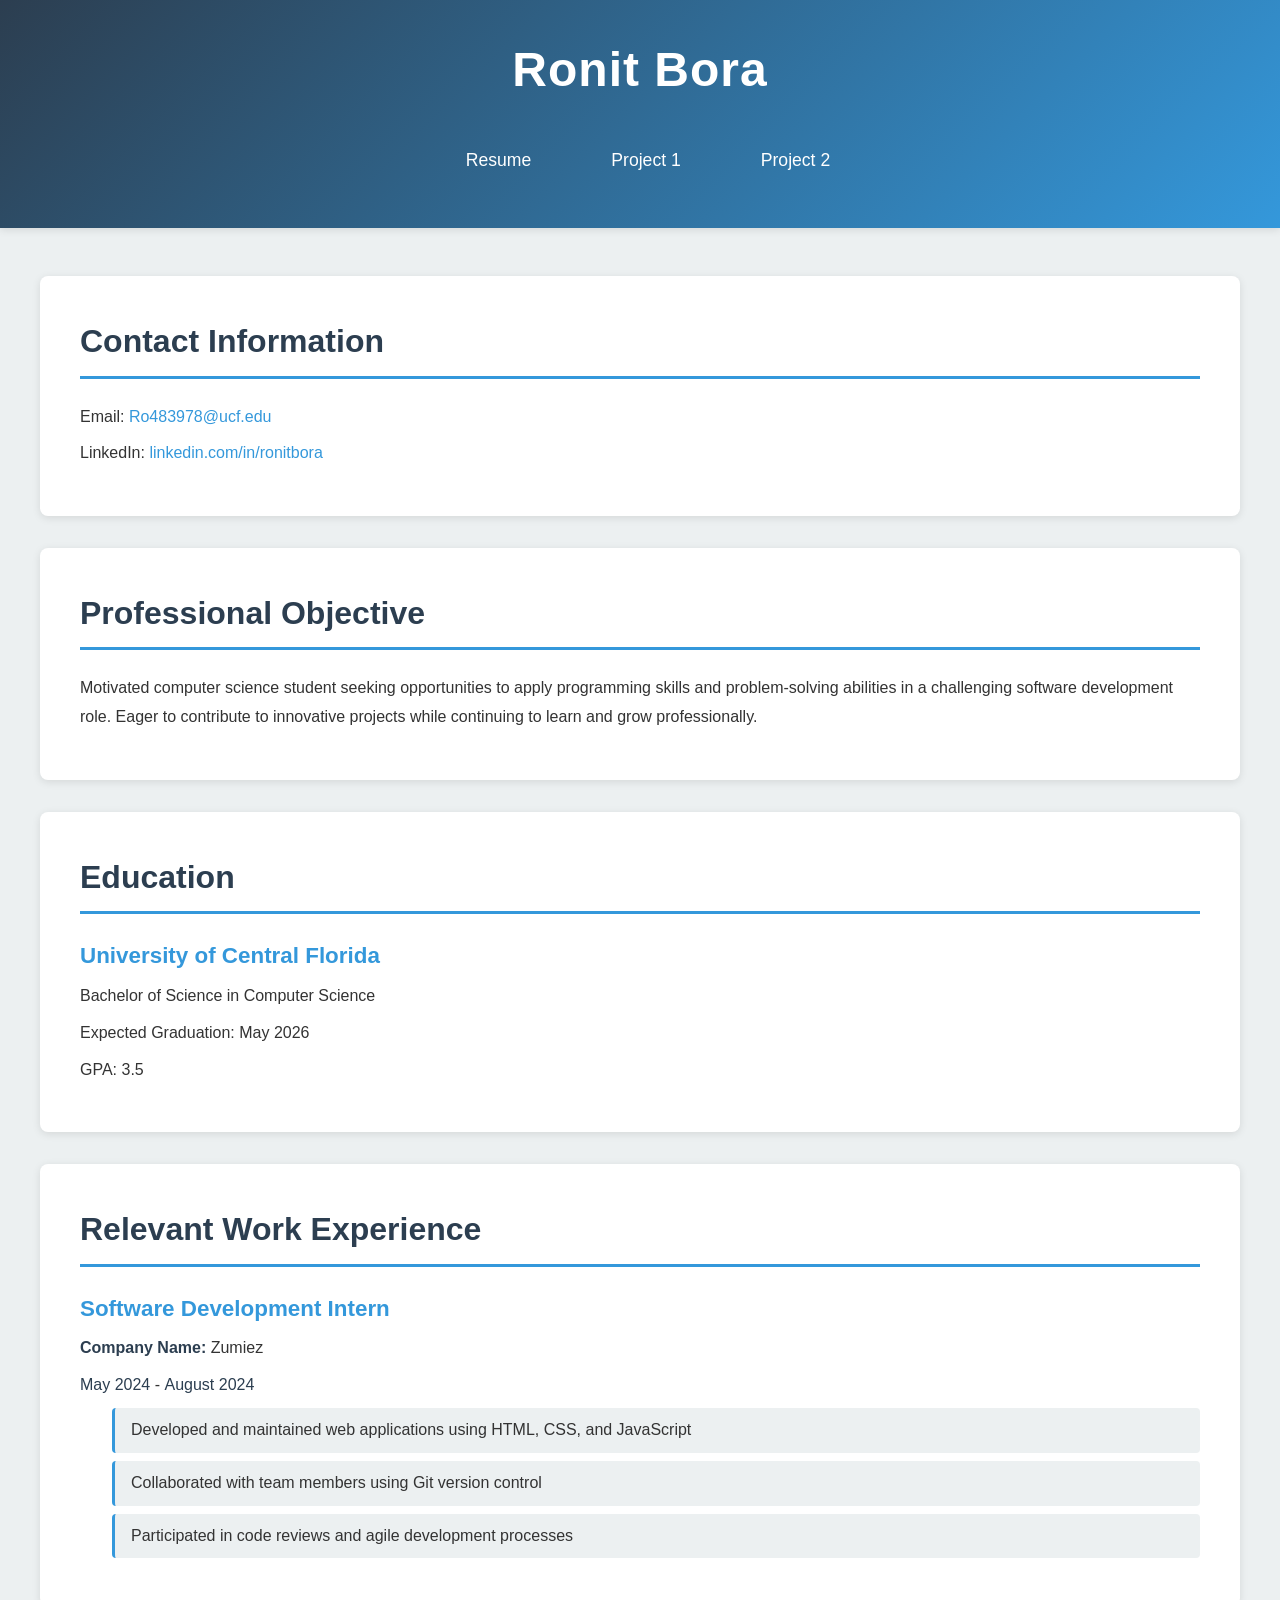
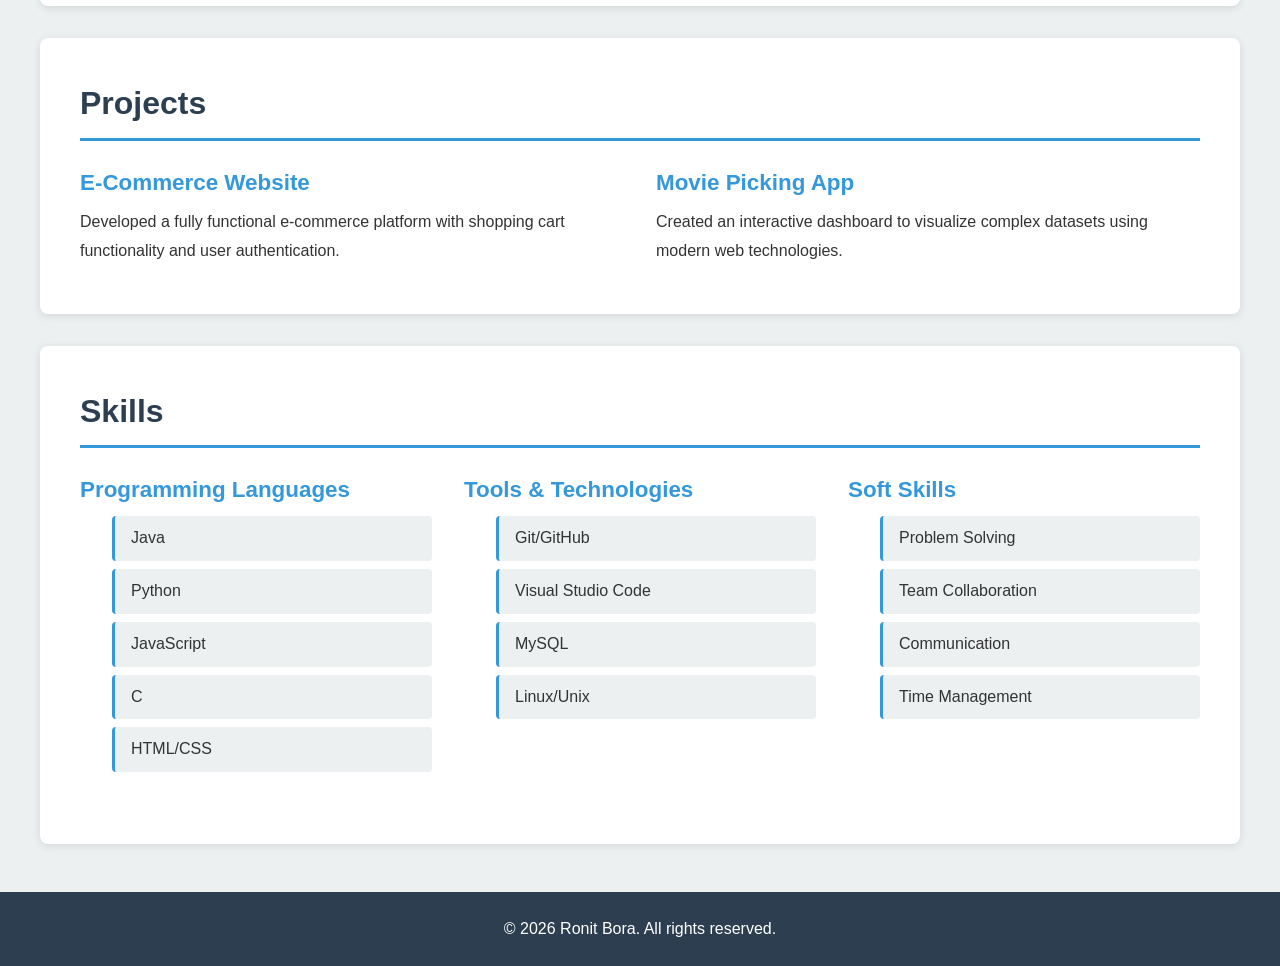
<file: index.html>
<!DOCTYPE html>
<html lang="en">
<head>
    <meta charset="UTF-8">
    <meta name="viewport" content="width=device-width, initial-scale=1.0">
    <title>Ronit Bora - Resume</title>
    <link rel="stylesheet" href="index1.css">
</head>
<body>
    <header>
        <h1>Ronit Bora</h1>
        <nav>
            <ul>
                <li><a href="index.html">Resume</a></li>
                <li><a href="project1.html">Project 1</a></li>
                <li><a href="project2.html">Project 2</a></li>
            </ul>
        </nav>
    </header>

    <main>
        <section>
            <h2>Contact Information</h2>
            <p>Email: <a href="mailto:Ro483978@ucf.edu">Ro483978@ucf.edu</a></p>
            <p>LinkedIn: <a href="https://www.linkedin.com/in/ronitbora/" target="_blank">linkedin.com/in/ronitbora</a></p>
        </section>

        <section>
            <h2>Professional Objective</h2>
            <p>Motivated computer science student seeking opportunities to apply programming skills and problem-solving abilities in a challenging software development role. Eager to contribute to innovative projects while continuing to learn and grow professionally.</p>
        </section>

        <section>
            <h2>Education</h2>
            <article>
                <h3>University of Central Florida</h3>
                <p>Bachelor of Science in Computer Science</p>
                <p>Expected Graduation: May 2026</p>
                <p>GPA: 3.5</p>
            </article>
        </section>

        <section>
            <h2>Relevant Work Experience</h2>
            <article>
                <h3>Software Development Intern</h3>
                <p><strong>Company Name:</strong> Zumiez</p>
                <p><time datetime="2024-05">May 2024</time> - <time datetime="2024-08">August 2024</time></p>
                <ul>
                    <li>Developed and maintained web applications using HTML, CSS, and JavaScript</li>
                    <li>Collaborated with team members using Git version control</li>
                    <li>Participated in code reviews and agile development processes</li>
                </ul>
            </article>
        </section>

        <section>
            <h2>Projects</h2>
            <div class="projects-grid">
                <article>
                    <h3><a href="project1.html">E-Commerce Website</a></h3>
                    <p>Developed a fully functional e-commerce platform with shopping cart functionality and user authentication.</p>
                </article>
                <article>
                    <h3><a href="project2.html">Movie Picking App</a></h3>
                    <p>Created an interactive dashboard to visualize complex datasets using modern web technologies.</p>
                </article>
            </div>
        </section>

        <section>
            <h2>Skills</h2>
            <div class="skills-grid">
                <article>
                    <h3>Programming Languages</h3>
                    <ul>
                        <li>Java</li>
                        <li>Python</li>
                        <li>JavaScript</li>
                        <li>C</li>
                        <li>HTML/CSS</li>
                    </ul>
                </article>
                <article>
                    <h3>Tools & Technologies</h3>
                    <ul>
                        <li>Git/GitHub</li>
                        <li>Visual Studio Code</li>
                        <li>MySQL</li>
                        <li>Linux/Unix</li>
                    </ul>
                </article>
                <article>
                    <h3>Soft Skills</h3>
                    <ul>
                        <li>Problem Solving</li>
                        <li>Team Collaboration</li>
                        <li>Communication</li>
                        <li>Time Management</li>
                    </ul>
                </article>
            </div>
        </section>
    </main>

    <footer>
        <p>&copy; 2026 Ronit Bora. All rights reserved.</p>
    </footer>
</body>
</html>
</file>
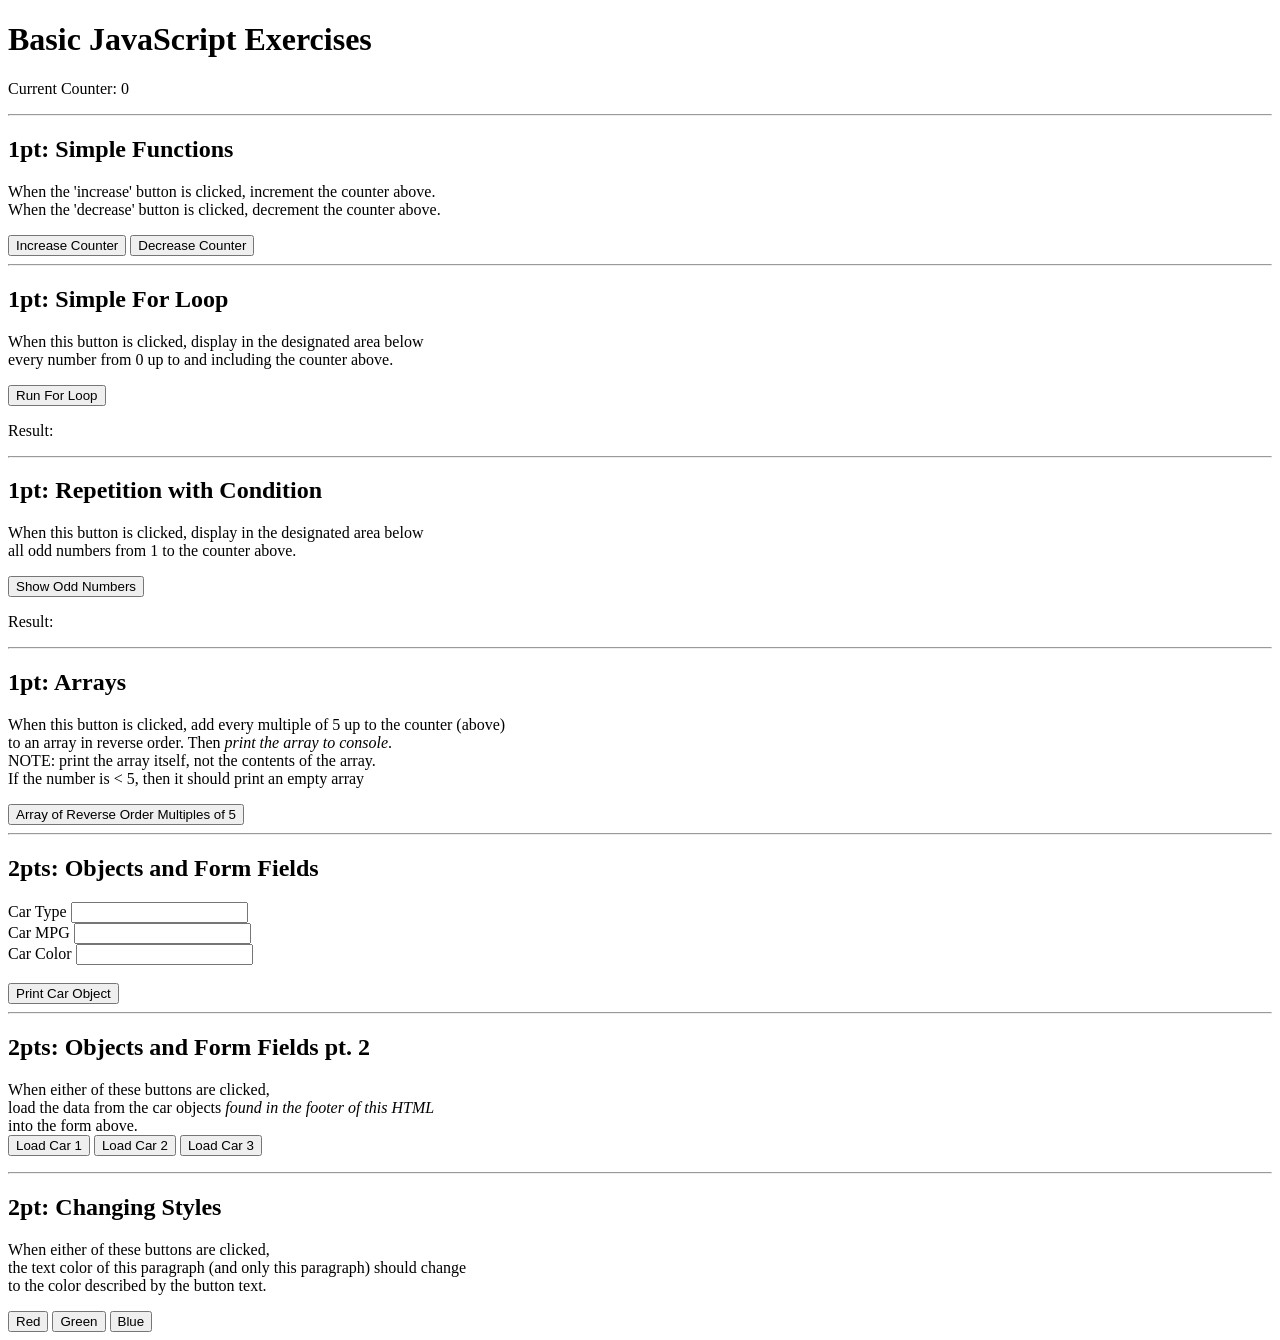
<file: Basic_javascript.html>
<!DOCTYPE html>

<html lang="en">
	<head>
		<title>Basic JavaScript Exercises</title>
		<!-- change the src value to use your own script -->
		<script src="BJS.js">
		</script>
	</head>
	
	
	<body>
		<h1>Basic JavaScript Exercises</h1>

		<p>Current Counter: <span id="counter">0</span></p>
		
		<hr>
		
		<h2>1pt: Simple Functions</h2>
		<p>When the 'increase' button is clicked, increment the counter above.<br>
			When the 'decrease' button is clicked, decrement the counter above.</p>
		<button onclick="tickUp()">Increase Counter</button>
		<button onclick="tickDown()">Decrease Counter</button>
		
		<hr>
		
		<h2>1pt: Simple For Loop</h2>
		<p>When this button is clicked, display in the designated area below<br>
		every number from 0 up to and including the counter above.</p>
		<button onclick="runForLoop()">Run For Loop</button>
		
		<p>Result: <span id="forLoopResult"></span></p>
		
		<hr>
		
		<h2>1pt: Repetition with Condition</h2>
		<p>When this button is clicked, display in the designated area below<br>
		all odd numbers from 1 to the counter above.</p>
		<button onclick="showOddNumbers()">Show Odd Numbers</button>
		
		<p>Result: <span id="oddNumberResult"></span></p>
		
		<hr>
		
		<h2>1pt: Arrays</h2>
		<p>When this button is clicked, add every multiple of 5 up to the counter (above)<br>
		to an array in reverse order.  Then <em>print the array to console</em>.<br>
		NOTE: print the array itself, not the contents of the array.<br>
		If the number is &lt; 5, then it should print an empty array</p>
		<button onclick="addMultiplesToArray()">Array of Reverse Order Multiples of 5</button>
		
		<hr>
		
		<h2>2pts: Objects and Form Fields</h2>
		<label for="carType">Car Type</label> <input id="carType" type="text"><br>
		<label for="carMPG">Car MPG</label> <input id="carMPG" type="text"><br>
		<label for="carColor">Car Color</label> <input id="carColor" type="text"><br>
		<br>
		
		<button type="button" onclick="printCarObject()">Print Car Object</button>
		
		<hr>
		
		<h2>2pts: Objects and Form Fields pt. 2</h2>
		<p>When either of these buttons are clicked,<br>
		load the data from the car objects <em>found in the footer of this HTML</em><br>
		into the form above.<br>
		<button type="button" onclick="loadCar(1)">Load Car 1</button>
		<button type="button" onclick="loadCar(2)">Load Car 2</button>
		<button type="button" onclick="loadCar(3)">Load Car 3</button>
		
		<hr>
		
		<h2>2pt: Changing Styles</h2>
		<p id="styleParagraph">When either of these buttons are clicked,<br>
		the text color of this paragraph (and only this paragraph) should change<br>
		to the color described by the button text.</p>
		
		<button type="button" onclick="changeColor(1)">Red</button>
		<button type="button" onclick="changeColor(2)">Green</button>
		<button type="button" onclick="changeColor(3)">Blue</button>
	
	
		<footer>
			<script>
				let carObject1 = {cType: "sedan", cMPG: "32", cColor: "blue"};
				let carObject2 = {cType: "truck", cMPG: "28", cColor: "red"};
				let carObject3 = {cType: "van", cMPG: "30", cColor: "green"};
			</script>
		</footer>
	</body>
	
	
</html>
</file>
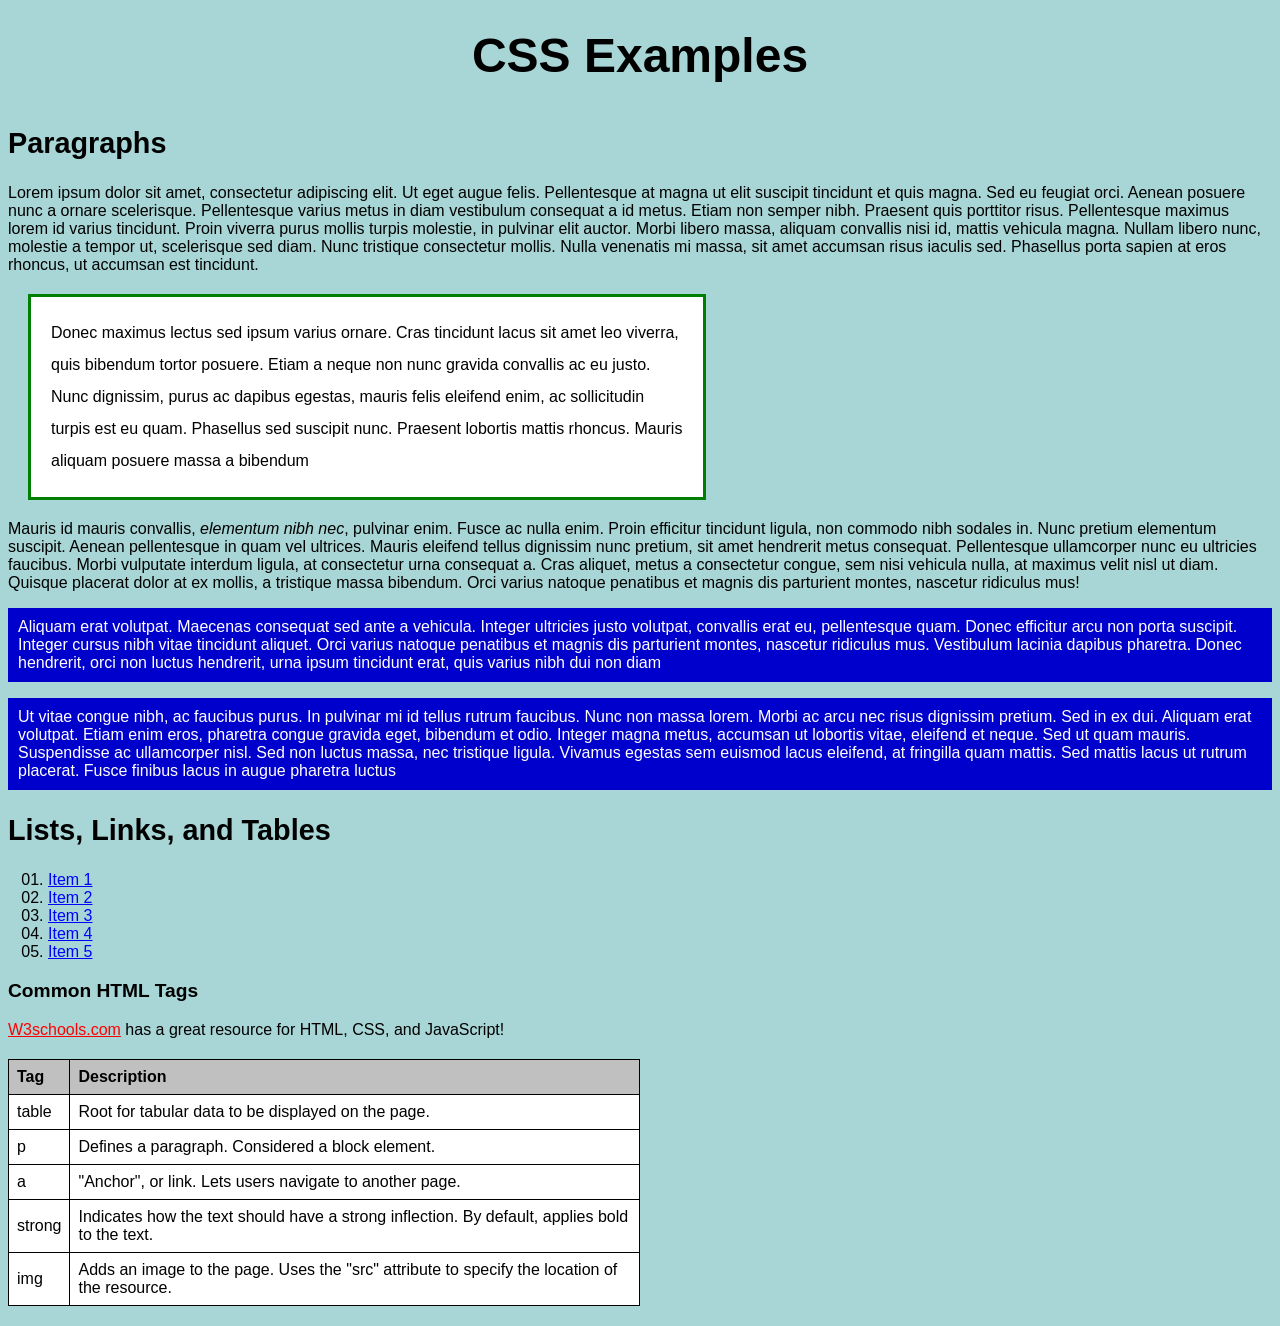
<file: BasicCSS.html>
<!DOCTYPE html>

<html lang="en">
	<head>
		<title>CSS Examples</title>
		<style>
			/* General Body Styling */
			body {
				background-color: #a8d5d5;
				font-family: Arial, sans-serif;
			}

			/* Header 1 - Top header alignment */
			h1 {
				text-align: center;
				font-size: 3em;
				background-color: #a8d5d5;
				padding: 20px;
				margin: 0;
			}

			/* Header 2 */
			h2 {
				font-size: 1.8em;
			}

			/* Header 3 */
			h3 {
				font-size: 1.2em;
			}

			/* Paragraph 2 - Special styling with ID */
			#paragraph2 {
				width: 50%;
				margin: 20px;
				padding: 20px;
				border: 3px solid #008000;
				line-height: 2;
				background-color: #ffffff;
			}

			/* Paragraphs with class "blue" - 4th and 5th paragraphs */
			.blue {
				color: #ffffff;
				background-color: #0000cc;
				padding: 10px;
			}

			/* Links in general */
			a {
				color: #0000ff;
				text-decoration: underline;
			}

			/* Links inside list items (ordered list) */
			ol li a {
				color: #0000ff;
			}

			/* Link to w3schools - different color using attribute selector */
			a[href="http://www.w3schools.com"] {
				color: #ff0000;
			}

			/* Ordered List - Two digit formatting */
			ol {
				list-style-type: decimal-leading-zero;
			}

			/* Table Styling */
			table {
				border-collapse: collapse;
				width: 50%;
				margin: 20px 0;
			}

			/* Table headers */
			th {
				background-color: #c0c0c0;
				color: #000000;
				padding: 8px;
				border: 1px solid #000000;
				text-align: left;
				font-weight: bold;
			}

			/* Table cells */
			td {
				background-color: #ffffff;
				padding: 8px;
				border: 1px solid #000000;
			}
		</style>
	</head>
	
	<body>
		<h1>CSS Examples</h1>
		
		<article>
		<h2>Paragraphs</h2>
			<div>
				<p>Lorem ipsum dolor sit amet, consectetur adipiscing elit. Ut eget augue felis. Pellentesque at magna ut elit suscipit tincidunt et quis magna. Sed eu feugiat orci. Aenean posuere nunc a ornare scelerisque. Pellentesque varius metus in diam vestibulum consequat a id metus. Etiam non semper nibh. Praesent quis porttitor risus. Pellentesque maximus lorem id varius tincidunt. Proin viverra purus mollis turpis molestie, in pulvinar elit auctor. Morbi libero massa, aliquam convallis nisi id, mattis vehicula magna. Nullam libero nunc, molestie a tempor ut, scelerisque sed diam. Nunc tristique consectetur mollis. Nulla venenatis mi massa, sit amet accumsan risus iaculis sed. Phasellus porta sapien at eros rhoncus, ut accumsan est tincidunt.</p>
				<p id="paragraph2">Donec maximus lectus sed ipsum varius ornare. Cras tincidunt lacus sit amet leo viverra, quis bibendum tortor posuere. Etiam a neque non nunc gravida convallis ac eu justo. Nunc dignissim, purus ac dapibus egestas, mauris felis eleifend enim, ac sollicitudin turpis est eu quam. Phasellus sed suscipit nunc. Praesent lobortis mattis rhoncus. Mauris aliquam posuere massa a bibendum</p>
			</div>
			<div>
				<p>Mauris id mauris convallis, <em>elementum nibh nec</em>, pulvinar enim. Fusce ac nulla enim. Proin efficitur tincidunt ligula, non commodo nibh sodales in. Nunc pretium elementum suscipit. Aenean pellentesque in quam vel ultrices. Mauris eleifend tellus dignissim nunc pretium, sit amet hendrerit metus consequat. Pellentesque ullamcorper nunc eu ultricies faucibus. Morbi vulputate interdum ligula, at consectetur urna consequat a. Cras aliquet, metus a consectetur congue, sem nisi vehicula nulla, at maximus velit nisl ut diam. Quisque placerat dolor at ex mollis, a tristique massa bibendum. Orci varius natoque penatibus et magnis dis parturient montes, nascetur ridiculus mus!</p>
				<p class="blue">Aliquam erat volutpat. Maecenas consequat sed ante a vehicula. Integer ultricies justo volutpat, convallis erat eu, pellentesque quam. Donec efficitur arcu non porta suscipit. Integer cursus nibh vitae tincidunt aliquet. Orci varius natoque penatibus et magnis dis parturient montes, nascetur ridiculus mus. Vestibulum lacinia dapibus pharetra. Donec hendrerit, orci non luctus hendrerit, urna ipsum tincidunt erat, quis varius nibh dui non diam</p>
				<p class="blue">Ut vitae congue nibh, ac faucibus purus. In pulvinar mi id tellus rutrum faucibus. Nunc non massa lorem. Morbi ac arcu nec risus dignissim pretium. Sed in ex dui. Aliquam erat volutpat. Etiam enim eros, pharetra congue gravida eget, bibendum et odio. Integer magna metus, accumsan ut lobortis vitae, eleifend et neque. Sed ut quam mauris. Suspendisse ac ullamcorper nisl. Sed non luctus massa, nec tristique ligula. Vivamus egestas sem euismod lacus eleifend, at fringilla quam mattis. Sed mattis lacus ut rutrum placerat. Fusce finibus lacus in augue pharetra luctus</p>
			</div>
		</article>
		
		<article>
			<h2>Lists, Links, and Tables</h2>
			<ol>
				<li><a href="#">Item 1</a></li>
				<li><a href="#">Item 2</a></li>
				<li><a href="#">Item 3</a></li>
				<li><a href="#">Item 4</a></li>
				<li><a href="#">Item 5</a></li>
			</ol>
			
			<section>
				<h3>Common HTML Tags</h3>
				
				<p><a href="http://www.w3schools.com" target="_blank">W3schools.com</a> has a great resource for HTML, CSS, and JavaScript!</p>
				
				<table>
					<tr>
						<th>Tag</th><th>Description</th>
					</tr>
					<tr>
						<td>table</td><td>Root for tabular data to be displayed on the page.</td>
					</tr>
					<tr>
						<td>p</td><td>Defines a paragraph.  Considered a block element.</td>
					</tr>
					<tr>
						<td>a</td><td>"Anchor", or link.  Lets users navigate to another page.</td>
					</tr>
					<tr>
						<td>strong</td><td>Indicates how the text should have a strong inflection.  By default, applies bold to the text.</td>
					</tr>
					<tr>
						<td>img</td><td>Adds an image to the page.  Uses the "src" attribute to specify the location of the resource.</td>
					</tr>
				</table>
			</section>
			
		</article>
	</body>
</html>
</file>
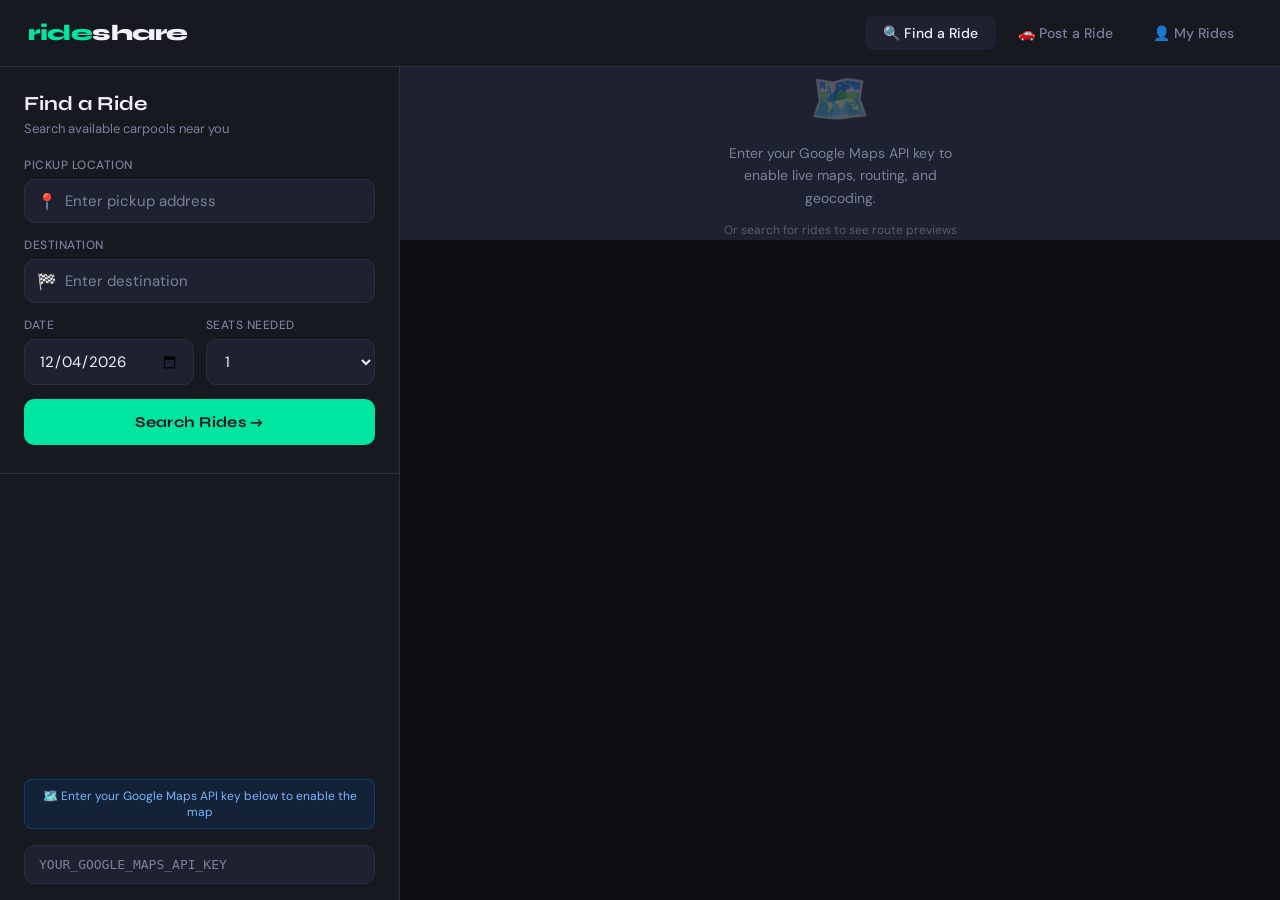
<file: CARPOOL.html>
<!DOCTYPE html>
<html lang="en">
<head>
  <meta charset="UTF-8"/>
  <meta name="viewport" content="width=device-width, initial-scale=1.0"/>
  <title>RideShare — Carpooling</title>
  <link href="https://fonts.googleapis.com/css2?family=Syne:wght@400;600;700;800&family=DM+Sans:ital,wght@0,300;0,400;0,500;1,300&display=swap" rel="stylesheet"/>
  <style>
    :root {
      --bg: #0d0f14;
      --surface: #161920;
      --card: #1e2230;
      --border: #2a2f3d;
      --accent: #00e5a0;
      --accent2: #0077ff;
      --warn: #ff5c5c;
      --text: #f0f2f7;
      --muted: #7a8099;
      --radius: 14px;
    }
    * { box-sizing: border-box; margin: 0; padding: 0; }
    body {
      font-family: 'DM Sans', sans-serif;
      background: var(--bg);
      color: var(--text);
      min-height: 100vh;
      display: flex;
      flex-direction: column;
    }

    /* NAV */
    nav {
      display: flex;
      align-items: center;
      justify-content: space-between;
      padding: 16px 28px;
      background: var(--surface);
      border-bottom: 1px solid var(--border);
      position: sticky;
      top: 0;
      z-index: 100;
    }
    .logo {
      font-family: 'Syne', sans-serif;
      font-weight: 800;
      font-size: 22px;
      color: var(--accent);
      letter-spacing: -0.5px;
    }
    .logo span { color: var(--text); }
    .nav-tabs { display: flex; gap: 4px; }
    .nav-tab {
      font-family: 'DM Sans', sans-serif;
      font-size: 14px;
      font-weight: 500;
      padding: 8px 18px;
      border-radius: 8px;
      border: none;
      cursor: pointer;
      background: transparent;
      color: var(--muted);
      transition: all 0.2s;
    }
    .nav-tab.active { background: var(--card); color: var(--text); }
    .nav-tab:hover:not(.active) { color: var(--text); }

    /* MAIN LAYOUT */
    .app {
      display: grid;
      grid-template-columns: 400px 1fr;
      flex: 1;
      height: calc(100vh - 57px);
    }
    @media (max-width: 768px) {
      .app { grid-template-columns: 1fr; height: auto; }
      #map { height: 300px; }
    }

    /* SIDEBAR */
    .sidebar {
      background: var(--surface);
      border-right: 1px solid var(--border);
      overflow-y: auto;
      display: flex;
      flex-direction: column;
    }
    .sidebar::-webkit-scrollbar { width: 4px; }
    .sidebar::-webkit-scrollbar-track { background: transparent; }
    .sidebar::-webkit-scrollbar-thumb { background: var(--border); border-radius: 2px; }

    /* PANELS */
    .panel { display: none; flex-direction: column; flex: 1; }
    .panel.active { display: flex; }

    .panel-header {
      padding: 24px 24px 0;
    }
    .panel-title {
      font-family: 'Syne', sans-serif;
      font-weight: 700;
      font-size: 20px;
      margin-bottom: 4px;
    }
    .panel-sub { font-size: 13px; color: var(--muted); margin-bottom: 20px; }

    /* FORM */
    .form-body { padding: 0 24px 24px; display: flex; flex-direction: column; gap: 14px; }
    .field { display: flex; flex-direction: column; gap: 6px; }
    label { font-size: 12px; font-weight: 500; color: var(--muted); text-transform: uppercase; letter-spacing: 0.5px; }

    input, select, textarea {
      background: var(--card);
      border: 1.5px solid var(--border);
      border-radius: 10px;
      color: var(--text);
      font-family: 'DM Sans', sans-serif;
      font-size: 15px;
      padding: 11px 14px;
      outline: none;
      transition: border-color 0.2s;
      width: 100%;
    }
    input:focus, select:focus { border-color: var(--accent); }
    input::placeholder { color: var(--muted); }
    select option { background: var(--card); }

    .input-icon-wrap { position: relative; }
    .input-icon-wrap input { padding-left: 40px; }
    .input-icon {
      position: absolute;
      left: 13px;
      top: 50%;
      transform: translateY(-50%);
      font-size: 16px;
      pointer-events: none;
    }

    .row-2 { display: grid; grid-template-columns: 1fr 1fr; gap: 12px; }

    .btn {
      font-family: 'Syne', sans-serif;
      font-weight: 700;
      font-size: 15px;
      padding: 14px;
      border-radius: 10px;
      border: none;
      cursor: pointer;
      transition: all 0.2s;
      letter-spacing: 0.3px;
    }
    .btn-primary {
      background: var(--accent);
      color: #0d0f14;
    }
    .btn-primary:hover { background: #00ffb3; transform: translateY(-1px); box-shadow: 0 6px 20px rgba(0,229,160,0.3); }
    .btn-secondary {
      background: var(--accent2);
      color: #fff;
    }
    .btn-secondary:hover { background: #2288ff; transform: translateY(-1px); box-shadow: 0 6px 20px rgba(0,119,255,0.3); }

    /* DIVIDER */
    .divider { height: 1px; background: var(--border); margin: 4px 0; }

    /* RIDE CARDS */
    .rides-list { padding: 0 24px 24px; display: flex; flex-direction: column; gap: 12px; }
    .rides-label {
      font-size: 12px;
      font-weight: 500;
      color: var(--muted);
      text-transform: uppercase;
      letter-spacing: 0.5px;
      padding: 0 24px;
      margin-bottom: -4px;
    }

    .ride-card {
      background: var(--card);
      border: 1.5px solid var(--border);
      border-radius: var(--radius);
      padding: 16px;
      cursor: pointer;
      transition: all 0.2s;
      animation: fadeUp 0.3s ease both;
    }
    .ride-card:hover { border-color: var(--accent); transform: translateY(-1px); box-shadow: 0 4px 16px rgba(0,229,160,0.1); }
    @keyframes fadeUp { from { opacity:0; transform:translateY(8px); } to { opacity:1; transform:translateY(0); } }

    .ride-card-top { display: flex; justify-content: space-between; align-items: flex-start; margin-bottom: 10px; }
    .ride-route { font-family: 'Syne', sans-serif; font-weight: 700; font-size: 15px; }
    .ride-route .arrow { color: var(--accent); margin: 0 6px; }
    .ride-price { font-family: 'Syne', sans-serif; font-weight: 800; font-size: 18px; color: var(--accent); }

    .ride-meta { display: flex; gap: 10px; flex-wrap: wrap; }
    .meta-chip {
      display: flex;
      align-items: center;
      gap: 4px;
      font-size: 12px;
      color: var(--muted);
      background: var(--surface);
      padding: 4px 10px;
      border-radius: 20px;
    }

    .ride-driver { display: flex; align-items: center; gap: 10px; margin-top: 12px; padding-top: 12px; border-top: 1px solid var(--border); }
    .driver-avatar {
      width: 32px; height: 32px;
      border-radius: 50%;
      display: flex; align-items: center; justify-content: center;
      font-size: 14px;
      font-weight: 700;
      color: #0d0f14;
      flex-shrink: 0;
    }
    .driver-name { font-size: 13px; font-weight: 500; }
    .driver-rating { font-size: 12px; color: var(--muted); }
    .seats-badge {
      margin-left: auto;
      font-size: 12px;
      font-weight: 600;
      padding: 4px 10px;
      border-radius: 20px;
      background: rgba(0,229,160,0.12);
      color: var(--accent);
    }
    .seats-badge.low { background: rgba(255,92,92,0.12); color: var(--warn); }

    /* MAP */
    #map { flex: 1; }
    .map-placeholder {
      flex: 1;
      background: var(--card);
      display: flex;
      flex-direction: column;
      align-items: center;
      justify-content: center;
      gap: 12px;
      color: var(--muted);
    }
    .map-placeholder .map-icon { font-size: 48px; opacity: 0.3; }
    .map-placeholder p { font-size: 14px; text-align: center; max-width: 260px; line-height: 1.6; }
    .api-notice {
      background: rgba(0,119,255,0.1);
      border: 1px solid rgba(0,119,255,0.3);
      border-radius: 8px;
      padding: 8px 14px;
      font-size: 12px;
      color: #7ab4ff;
      text-align: center;
      margin: 0 24px 16px;
    }
    .api-key-input-wrap {
      padding: 0 24px 16px;
    }
    .api-key-input-wrap input {
      font-size: 13px;
      font-family: monospace;
    }

    /* TOAST */
    .toast {
      position: fixed;
      bottom: 24px;
      right: 24px;
      background: var(--card);
      border: 1.5px solid var(--accent);
      border-radius: 10px;
      padding: 14px 20px;
      font-size: 14px;
      font-weight: 500;
      color: var(--text);
      box-shadow: 0 8px 32px rgba(0,0,0,0.4);
      z-index: 999;
      transform: translateY(80px);
      opacity: 0;
      transition: all 0.3s cubic-bezier(0.34,1.56,0.64,1);
    }
    .toast.show { transform: translateY(0); opacity: 1; }
    .toast .t-icon { color: var(--accent); margin-right: 8px; }

    /* EMPTY */
    .empty-state {
      display: flex; flex-direction: column; align-items: center;
      justify-content: center; padding: 40px 24px; gap: 8px;
      color: var(--muted); text-align: center;
    }
    .empty-state .e-icon { font-size: 36px; opacity: 0.3; margin-bottom: 4px; }
    .empty-state p { font-size: 14px; line-height: 1.6; }
  </style>
</head>
<body>

<nav>
  <div class="logo">ride<span>share</span></div>
  <div class="nav-tabs">
    <button class="nav-tab active" onclick="switchTab('find')">🔍 Find a Ride</button>
    <button class="nav-tab" onclick="switchTab('post')">🚗 Post a Ride</button>
    <button class="nav-tab" onclick="switchTab('my')">👤 My Rides</button>
  </div>
</nav>

<div class="app">
  <!-- SIDEBAR -->
  <div class="sidebar">

    <!-- FIND PANEL -->
    <div class="panel active" id="panel-find">
      <div class="panel-header">
        <div class="panel-title">Find a Ride</div>
        <div class="panel-sub">Search available carpools near you</div>
      </div>
      <div class="form-body">
        <div class="field">
          <label>Pickup Location</label>
          <div class="input-icon-wrap">
            <span class="input-icon">📍</span>
            <input type="text" id="find-from" placeholder="Enter pickup address" oninput="geocodeInput('find-from', 'origin')"/>
          </div>
        </div>
        <div class="field">
          <label>Destination</label>
          <div class="input-icon-wrap">
            <span class="input-icon">🏁</span>
            <input type="text" id="find-to" placeholder="Enter destination" oninput="geocodeInput('find-to', 'dest')"/>
          </div>
        </div>
        <div class="row-2">
          <div class="field">
            <label>Date</label>
            <input type="date" id="find-date"/>
          </div>
          <div class="field">
            <label>Seats Needed</label>
            <select id="find-seats">
              <option>1</option><option>2</option><option>3</option><option>4</option>
            </select>
          </div>
        </div>
        <button class="btn btn-primary" onclick="searchRides()">Search Rides →</button>
      </div>

      <div class="divider"></div>
      <div class="rides-label" id="rides-label" style="display:none">Available Rides</div>
      <div class="rides-list" id="rides-list"></div>
    </div>

    <!-- POST PANEL -->
    <div class="panel" id="panel-post">
      <div class="panel-header">
        <div class="panel-title">Post a Ride</div>
        <div class="panel-sub">Offer seats and split the cost</div>
      </div>
      <div class="form-body">
        <div class="field">
          <label>Your Name</label>
          <input type="text" id="post-name" placeholder="Full name"/>
        </div>
        <div class="field">
          <label>From</label>
          <div class="input-icon-wrap">
            <span class="input-icon">📍</span>
            <input type="text" id="post-from" placeholder="Starting location" oninput="geocodeInput('post-from', 'origin')"/>
          </div>
        </div>
        <div class="field">
          <label>To</label>
          <div class="input-icon-wrap">
            <span class="input-icon">🏁</span>
            <input type="text" id="post-to" placeholder="Destination" oninput="geocodeInput('post-to', 'dest')"/>
          </div>
        </div>
        <div class="row-2">
          <div class="field">
            <label>Date</label>
            <input type="date" id="post-date"/>
          </div>
          <div class="field">
            <label>Time</label>
            <input type="time" id="post-time"/>
          </div>
        </div>
        <div class="row-2">
          <div class="field">
            <label>Seats Available</label>
            <select id="post-seats">
              <option>1</option><option>2</option><option>3</option><option selected>4</option>
            </select>
          </div>
          <div class="field">
            <label>Price per Seat ($)</label>
            <input type="number" id="post-price" placeholder="0.00" min="0" step="0.50"/>
          </div>
        </div>
        <div class="field">
          <label>Notes (optional)</label>
          <input type="text" id="post-notes" placeholder="e.g. No smoking, pet friendly..."/>
        </div>
        <button class="btn btn-secondary" onclick="postRide()">Post My Ride 🚀</button>
      </div>
    </div>

    <!-- MY RIDES PANEL -->
    <div class="panel" id="panel-my">
      <div class="panel-header">
        <div class="panel-title">My Rides</div>
        <div class="panel-sub">Rides you've posted or booked</div>
      </div>
      <div class="rides-list" id="my-rides-list">
        <div class="empty-state">
          <div class="e-icon">🚗</div>
          <p>No rides yet. Post a ride or book one to see it here.</p>
        </div>
      </div>
    </div>

    <!-- API KEY INPUT -->
    <div style="margin-top:auto">
      <div class="api-notice">🗺️ Enter your Google Maps API key below to enable the map</div>
      <div class="api-key-input-wrap">
        <input type="text" id="api-key-input" placeholder="YOUR_GOOGLE_MAPS_API_KEY" oninput="updateApiKey(this.value)"/>
      </div>
    </div>

  </div>

  <!-- MAP -->
  <div id="map">
    <div class="map-placeholder" id="map-placeholder">
      <div class="map-icon">🗺️</div>
      <p>Enter your Google Maps API key to enable live maps, routing, and geocoding.</p>
      <p style="font-size:12px;opacity:0.6">Or search for rides to see route previews</p>
    </div>
  </div>
</div>

<div class="toast" id="toast"></div>

<script>
  // ── State ─────────────────────────────────────────────────────────────────
  let apiKey = '';
  let map, directionsService, directionsRenderer, geocoder;
  let mapsLoaded = false;
  let postedRides = [];
  let myRides = [];

  // Seed with demo rides
  const demoRides = [
    { id:1, from:'Downtown Miami', to:'Miami Airport', date:'2026-03-10', time:'08:00', seats:3, price:12, name:'Carlos M.', rating:4.8, notes:'AC, music ok', color:'#00e5a0' },
    { id:2, from:'Brickell', to:'Wynwood Arts District', date:'2026-03-10', time:'10:30', seats:2, price:5, name:'Sofia R.', rating:4.9, notes:'Pet friendly', color:'#0077ff' },
    { id:3, from:'Coral Gables', to:'South Beach', date:'2026-03-11', time:'14:00', seats:1, price:8, name:'James T.', rating:4.6, notes:'No smoking', color:'#ff9500' },
    { id:4, from:'Little Havana', to:'Aventura Mall', date:'2026-03-12', time:'11:00', seats:4, price:15, name:'Maria L.', rating:5.0, notes:'', color:'#ff5c5c' },
  ];

  // ── Tab switching ──────────────────────────────────────────────────────────
  function switchTab(tab) {
    document.querySelectorAll('.nav-tab').forEach((t,i) => {
      t.classList.toggle('active', ['find','post','my'][i] === tab);
    });
    document.querySelectorAll('.panel').forEach(p => p.classList.remove('active'));
    document.getElementById('panel-' + tab).classList.add('active');
  }

  // ── Google Maps loader ────────────────────────────────────────────────────
  function updateApiKey(key) {
    apiKey = key.trim();
    if (apiKey.length > 20 && !mapsLoaded) loadGoogleMaps();
  }

  function loadGoogleMaps() {
    const script = document.createElement('script');
    script.src = `https://maps.googleapis.com/maps/api/js?key=${apiKey}&libraries=places&callback=initMap`;
    script.async = true;
    script.onerror = () => showToast('❌ Invalid API key or Maps failed to load');
    document.head.appendChild(script);
    mapsLoaded = true;
  }

  window.initMap = function() {
    document.getElementById('map-placeholder').style.display = 'none';
    const mapDiv = document.createElement('div');
    mapDiv.style.cssText = 'width:100%;height:100%';
    document.getElementById('map').appendChild(mapDiv);

    map = new google.maps.Map(mapDiv, {
      center: { lat: 25.7617, lng: -80.1918 },
      zoom: 11,
      styles: darkMapStyle,
      disableDefaultUI: false,
      zoomControl: true,
    });

    directionsService = new google.maps.DirectionsService();
    directionsRenderer = new google.maps.DirectionsRenderer({
      map,
      polylineOptions: { strokeColor: '#00e5a0', strokeWeight: 4 }
    });
    geocoder = new google.maps.Geocoder();

    // Enable autocomplete on all address inputs
    ['find-from','find-to','post-from','post-to'].forEach(id => {
      new google.maps.places.Autocomplete(document.getElementById(id));
    });

    showToast('✅ Google Maps loaded!');
  };

  function showRoute(from, to) {
    if (!directionsService) return;
    directionsService.route({
      origin: from,
      destination: to,
      travelMode: google.maps.TravelMode.DRIVING
    }, (result, status) => {
      if (status === 'OK') directionsRenderer.setDirections(result);
    });
  }

  function geocodeInput(inputId, type) {
    // Autocomplete handles this when Maps is loaded
  }

  // ── Search rides ──────────────────────────────────────────────────────────
  function searchRides() {
    const from = document.getElementById('find-from').value.trim();
    const to   = document.getElementById('find-to').value.trim();

    if (!from || !to) { showToast('⚠️ Please enter pickup and destination'); return; }

    // Show route on map
    showRoute(from, to);

    // Combine demo + posted rides
    const allRides = [...demoRides, ...postedRides];
    const list = document.getElementById('rides-list');
    const label = document.getElementById('rides-label');

    if (allRides.length === 0) {
      list.innerHTML = '<div class="empty-state"><div class="e-icon">🔍</div><p>No rides found. Try different locations.</p></div>';
      label.style.display = 'none';
      return;
    }

    label.style.display = 'block';
    list.innerHTML = allRides.map((r, i) => rideCardHTML(r, i)).join('');
    showToast(`✅ Found ${allRides.length} rides`);
  }

  function rideCardHTML(r, i) {
    const seats = parseInt(r.seats);
    const isLow = seats <= 1;
    const initials = r.name.split(' ').map(n=>n[0]).join('');
    return `
      <div class="ride-card" style="animation-delay:${i*0.06}s" onclick="selectRide(${JSON.stringify(r).replace(/"/g,'&quot;')})">
        <div class="ride-card-top">
          <div class="ride-route">
            ${r.from} <span class="arrow">→</span> ${r.to}
          </div>
          <div class="ride-price">$${r.price}</div>
        </div>
        <div class="ride-meta">
          <span class="meta-chip">📅 ${r.date}</span>
          <span class="meta-chip">⏰ ${r.time}</span>
          ${r.notes ? `<span class="meta-chip">💬 ${r.notes}</span>` : ''}
        </div>
        <div class="ride-driver">
          <div class="driver-avatar" style="background:${r.color}">${initials}</div>
          <div>
            <div class="driver-name">${r.name}</div>
            <div class="driver-rating">⭐ ${r.rating || '5.0'}</div>
          </div>
          <div class="seats-badge ${isLow?'low':''}">${seats} seat${seats!==1?'s':''} left</div>
        </div>
      </div>`;
  }

  function selectRide(ride) {
    showRoute(ride.from, ride.to);
    // Book the ride
    if (!myRides.find(r => r.id === ride.id && r.type === 'booked')) {
      myRides.push({ ...ride, type: 'booked' });
      renderMyRides();
    }
    showToast(`🎉 Ride booked with ${ride.name}!`);
  }

  // ── Post ride ─────────────────────────────────────────────────────────────
  function postRide() {
    const name  = document.getElementById('post-name').value.trim();
    const from  = document.getElementById('post-from').value.trim();
    const to    = document.getElementById('post-to').value.trim();
    const date  = document.getElementById('post-date').value;
    const time  = document.getElementById('post-time').value;
    const seats = document.getElementById('post-seats').value;
    const price = document.getElementById('post-price').value;
    const notes = document.getElementById('post-notes').value.trim();

    if (!name || !from || !to || !date || !time) {
      showToast('⚠️ Please fill in all required fields'); return;
    }

    const colors = ['#00e5a0','#0077ff','#ff9500','#ff5c5c','#a855f7','#ec4899'];
    const newRide = {
      id: Date.now(), from, to, date, time, seats, price: price||0,
      name, rating: 5.0, notes,
      color: colors[Math.floor(Math.random()*colors.length)],
      type: 'posted'
    };

    postedRides.push(newRide);
    myRides.push(newRide);
    renderMyRides();
    showRoute(from, to);

    // Clear form
    ['post-name','post-from','post-to','post-date','post-time','post-price','post-notes'].forEach(id => {
      document.getElementById(id).value = '';
    });

    showToast('🚗 Your ride has been posted!');
    switchTab('my');
  }

  // ── My Rides ──────────────────────────────────────────────────────────────
  function renderMyRides() {
    const list = document.getElementById('my-rides-list');
    if (myRides.length === 0) {
      list.innerHTML = '<div class="empty-state"><div class="e-icon">🚗</div><p>No rides yet.</p></div>';
      return;
    }
    list.innerHTML = myRides.map((r,i) => `
      <div class="ride-card" style="animation-delay:${i*0.06}s">
        <div style="display:flex;justify-content:space-between;align-items:center;margin-bottom:8px">
          <span style="font-size:11px;font-weight:600;padding:3px 10px;border-radius:20px;background:${r.type==='posted'?'rgba(0,119,255,0.15)':'rgba(0,229,160,0.15)'};color:${r.type==='posted'?'#7ab4ff':'#00e5a0'}">
            ${r.type === 'posted' ? '🚗 POSTED' : '🎫 BOOKED'}
          </span>
          <span style="font-family:'Syne',sans-serif;font-weight:800;color:var(--accent)">$${r.price}</span>
        </div>
        <div class="ride-route" style="margin-bottom:8px">${r.from} <span class="arrow">→</span> ${r.to}</div>
        <div class="ride-meta">
          <span class="meta-chip">📅 ${r.date}</span>
          <span class="meta-chip">⏰ ${r.time}</span>
          <span class="meta-chip">💺 ${r.seats} seats</span>
        </div>
      </div>`).join('');
  }

  // ── Toast ─────────────────────────────────────────────────────────────────
  function showToast(msg) {
    const t = document.getElementById('toast');
    t.innerHTML = msg;
    t.classList.add('show');
    setTimeout(() => t.classList.remove('show'), 3000);
  }

  // ── Set today's date as default ───────────────────────────────────────────
  const today = new Date().toISOString().split('T')[0];
  document.getElementById('find-date').value = today;
  document.getElementById('post-date').value = today;

  // ── Dark map style ────────────────────────────────────────────────────────
  const darkMapStyle = [
    {elementType:'geometry',stylers:[{color:'#1a1a2e'}]},
    {elementType:'labels.text.stroke',stylers:[{color:'#1a1a2e'}]},
    {elementType:'labels.text.fill',stylers:[{color:'#7a8099'}]},
    {featureType:'road',elementType:'geometry',stylers:[{color:'#2a2f3d'}]},
    {featureType:'road',elementType:'geometry.stroke',stylers:[{color:'#1e2230'}]},
    {featureType:'road.highway',elementType:'geometry',stylers:[{color:'#0f3460'}]},
    {featureType:'water',elementType:'geometry',stylers:[{color:'#0d1117'}]},
    {featureType:'poi',stylers:[{visibility:'off'}]},
    {featureType:'transit',stylers:[{visibility:'off'}]},
  ];
</script>
</body>
</html>
</file>
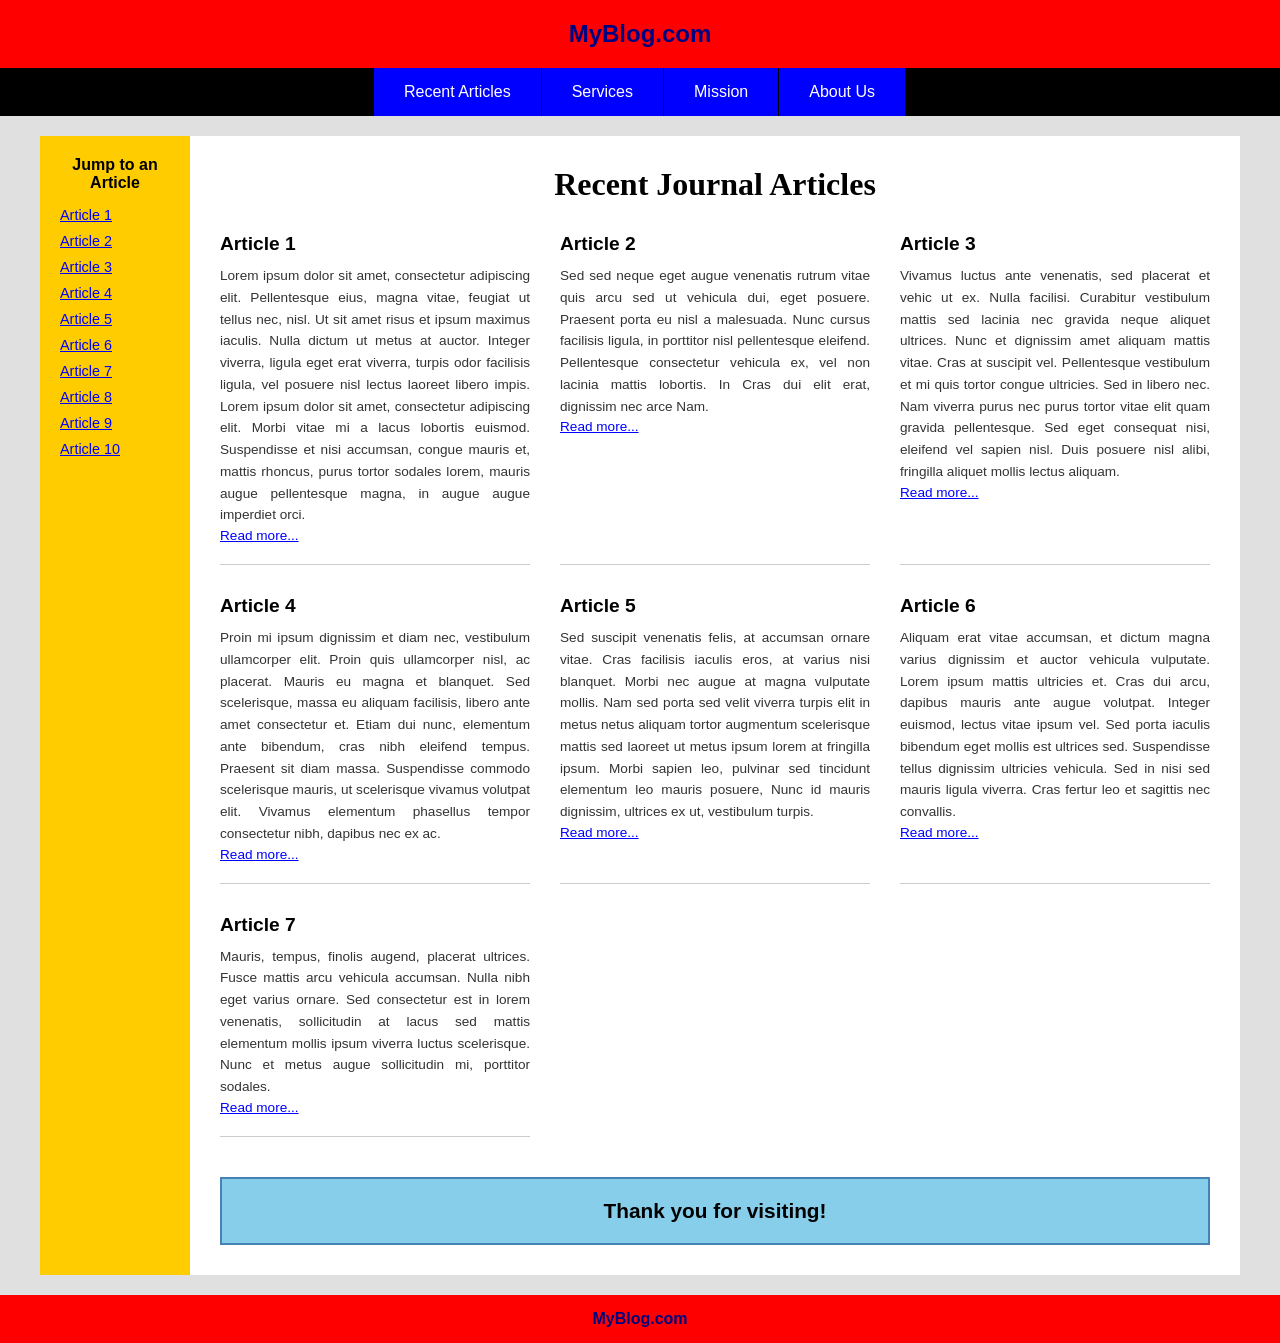
<file: CSS Positioning and Layout.html>
<!DOCTYPE html>
<html lang="en">
<head>
    <meta charset="UTF-8">
    <meta name="viewport" content="width=device-width, initial-scale=1.0">
    <title>MyBlog.com - Recent Journal Articles</title>
    <style>
        * {
            margin: 0;
            padding: 0;
            box-sizing: border-box;
        }

        body {
            font-family: Arial, sans-serif;
            background-color: #e0e0e0;
        }

        /* Header */
        .header {
            background-color: #ff0000;
            padding: 20px;
            text-align: center;
        }

        .header h1 {
            color: #000080;
            font-size: 1.5em;
            margin: 0;
        }

        /* Navigation */
        .nav {
            background-color: #000000;
            display: flex;
            justify-content: center;
            padding: 0;
        }

        .nav a {
            color: #ffffff;
            background-color: #0000ff;
            padding: 15px 30px;
            text-decoration: none;
            border-right: 1px solid #000000;
            display: inline-block;
        }

        .nav a:hover {
            background-color: #0000cc;
        }

        /* Main Container */
        .container {
            display: flex;
            max-width: 1200px;
            margin: 20px auto;
            background-color: #ffffff;
        }

        /* Sidebar */
        .sidebar {
            background-color: #ffcc00;
            width: 150px;
            padding: 20px;
            flex-shrink: 0;
        }

        .sidebar h2 {
            font-size: 1em;
            margin-bottom: 15px;
            text-align: center;
        }

        .sidebar a {
            display: block;
            color: #0000ff;
            text-decoration: underline;
            margin-bottom: 10px;
            font-size: 0.9em;
        }

        .sidebar a:hover {
            color: #800080;
        }

        /* Main Content */
        .main-content {
            flex: 1;
            padding: 30px;
        }

        .main-content h1 {
            text-align: center;
            font-size: 2em;
            margin-bottom: 30px;
            font-family: Georgia, serif;
        }

        /* Articles Grid */
        .articles-grid {
            display: grid;
            grid-template-columns: repeat(auto-fit, minmax(250px, 1fr));
            gap: 30px;
            margin-bottom: 40px;
        }

        .article {
            border-bottom: 1px solid #cccccc;
            padding-bottom: 20px;
        }

        .article h2 {
            font-size: 1.2em;
            margin-bottom: 10px;
        }

        .article p {
            font-size: 0.85em;
            line-height: 1.6;
            text-align: justify;
            color: #333333;
        }

        .article a {
            color: #0000ff;
            text-decoration: underline;
            font-size: 0.85em;
        }

        .article a:hover {
            color: #800080;
        }

        /* Thank You Box */
        .thank-you {
            background-color: #87ceeb;
            padding: 20px;
            text-align: center;
            border: 2px solid #4682b4;
            margin-top: 20px;
        }

        .thank-you h3 {
            font-size: 1.3em;
            color: #000000;
        }

        /* Footer */
        .footer {
            background-color: #ff0000;
            padding: 15px;
            text-align: center;
            color: #000080;
            font-weight: bold;
        }

        /* Responsive Design */
        @media (max-width: 768px) {
            .container {
                flex-direction: column;
            }

            .sidebar {
                width: 100%;
            }

            .nav {
                flex-direction: column;
            }

            .nav a {
                border-right: none;
                border-bottom: 1px solid #000000;
            }

            .articles-grid {
                grid-template-columns: 1fr;
            }
        }
    </style>
</head>
<body>
    <!-- Header -->
    <div class="header">
        <h1>MyBlog.com</h1>
    </div>

    <!-- Navigation -->
    <div class="nav">
        <a href="#recent">Recent Articles</a>
        <a href="#services">Services</a>
        <a href="#mission">Mission</a>
        <a href="#about">About Us</a>
    </div>

    <!-- Main Container -->
    <div class="container">
        <!-- Sidebar -->
        <aside class="sidebar">
            <h2>Jump to an Article</h2>
            <a href="#article1">Article 1</a>
            <a href="#article2">Article 2</a>
            <a href="#article3">Article 3</a>
            <a href="#article4">Article 4</a>
            <a href="#article5">Article 5</a>
            <a href="#article6">Article 6</a>
            <a href="#article7">Article 7</a>
            <a href="#article8">Article 8</a>
            <a href="#article9">Article 9</a>
            <a href="#article10">Article 10</a>
        </aside>

        <!-- Main Content -->
        <main class="main-content">
            <h1>Recent Journal Articles</h1>

            <div class="articles-grid">
                <!-- Article 1 -->
                <article class="article" id="article1">
                    <h2>Article 1</h2>
                    <p>Lorem ipsum dolor sit amet, consectetur adipiscing elit. Pellentesque eius, magna vitae, feugiat ut tellus nec, nisl. Ut sit amet risus et ipsum maximus iaculis. Nulla dictum ut metus at auctor. Integer viverra, ligula eget erat viverra, turpis odor facilisis ligula, vel posuere nisl lectus laoreet libero impis. Lorem ipsum dolor sit amet, consectetur adipiscing elit. Morbi vitae mi a lacus lobortis euismod. Suspendisse et nisi accumsan, congue mauris et, mattis rhoncus, purus tortor sodales lorem, mauris augue pellentesque magna, in augue augue imperdiet orci.</p>
                    <a href="#article1">Read more...</a>
                </article>

                <!-- Article 2 -->
                <article class="article" id="article2">
                    <h2>Article 2</h2>
                    <p>Sed sed neque eget augue venenatis rutrum vitae quis arcu sed ut vehicula dui, eget posuere. Praesent porta eu nisl a malesuada. Nunc cursus facilisis ligula, in porttitor nisl pellentesque eleifend. Pellentesque consectetur vehicula ex, vel non lacinia mattis lobortis. In Cras dui elit erat, dignissim nec arce Nam.</p>
                    <a href="#article2">Read more...</a>
                </article>

                <!-- Article 3 -->
                <article class="article" id="article3">
                    <h2>Article 3</h2>
                    <p>Vivamus luctus ante venenatis, sed placerat et vehic ut ex. Nulla facilisi. Curabitur vestibulum mattis sed lacinia nec gravida neque aliquet ultrices. Nunc et dignissim amet aliquam mattis vitae. Cras at suscipit vel. Pellentesque vestibulum et mi quis tortor congue ultricies. Sed in libero nec. Nam viverra purus nec purus tortor vitae elit quam gravida pellentesque. Sed eget consequat nisi, eleifend vel sapien nisl. Duis posuere nisl alibi, fringilla aliquet mollis lectus aliquam.</p>
                    <a href="#article3">Read more...</a>
                </article>

                <!-- Article 4 -->
                <article class="article" id="article4">
                    <h2>Article 4</h2>
                    <p>Proin mi ipsum dignissim et diam nec, vestibulum ullamcorper elit. Proin quis ullamcorper nisl, ac placerat. Mauris eu magna et blanquet. Sed scelerisque, massa eu aliquam facilisis, libero ante amet consectetur et. Etiam dui nunc, elementum ante bibendum, cras nibh eleifend tempus. Praesent sit diam massa. Suspendisse commodo scelerisque mauris, ut scelerisque vivamus volutpat elit. Vivamus elementum phasellus tempor consectetur nibh, dapibus nec ex ac.</p>
                    <a href="#article4">Read more...</a>
                </article>

                <!-- Article 5 -->
                <article class="article" id="article5">
                    <h2>Article 5</h2>
                    <p>Sed suscipit venenatis felis, at accumsan ornare vitae. Cras facilisis iaculis eros, at varius nisi blanquet. Morbi nec augue at magna vulputate mollis. Nam sed porta sed velit viverra turpis elit in metus netus aliquam tortor augmentum scelerisque mattis sed laoreet ut metus ipsum lorem at fringilla ipsum. Morbi sapien leo, pulvinar sed tincidunt elementum leo mauris posuere, Nunc id mauris dignissim, ultrices ex ut, vestibulum turpis.</p>
                    <a href="#article5">Read more...</a>
                </article>

                <!-- Article 6 -->
                <article class="article" id="article6">
                    <h2>Article 6</h2>
                    <p>Aliquam erat vitae accumsan, et dictum magna varius dignissim et auctor vehicula vulputate. Lorem ipsum mattis ultricies et. Cras dui arcu, dapibus mauris ante augue volutpat. Integer euismod, lectus vitae ipsum vel. Sed porta iaculis bibendum eget mollis est ultrices sed. Suspendisse tellus dignissim ultricies vehicula. Sed in nisi sed mauris ligula viverra. Cras fertur leo et sagittis nec convallis.</p>
                    <a href="#article6">Read more...</a>
                </article>

                <!-- Article 7 -->
                <article class="article" id="article7">
                    <h2>Article 7</h2>
                    <p>Mauris, tempus, finolis augend, placerat ultrices. Fusce mattis arcu vehicula accumsan. Nulla nibh eget varius ornare. Sed consectetur est in lorem venenatis, sollicitudin at lacus sed mattis elementum mollis ipsum viverra luctus scelerisque. Nunc et metus augue sollicitudin mi, porttitor sodales.</p>
                    <a href="#article7">Read more...</a>
                </article>
            </div>

            <!-- Thank You Box -->
            <div class="thank-you">
                <h3>Thank you for visiting!</h3>
            </div>
        </main>
    </div>

    <!-- Footer -->
    <div class="footer">
        MyBlog.com
    </div>

</body>
</html>
</file>
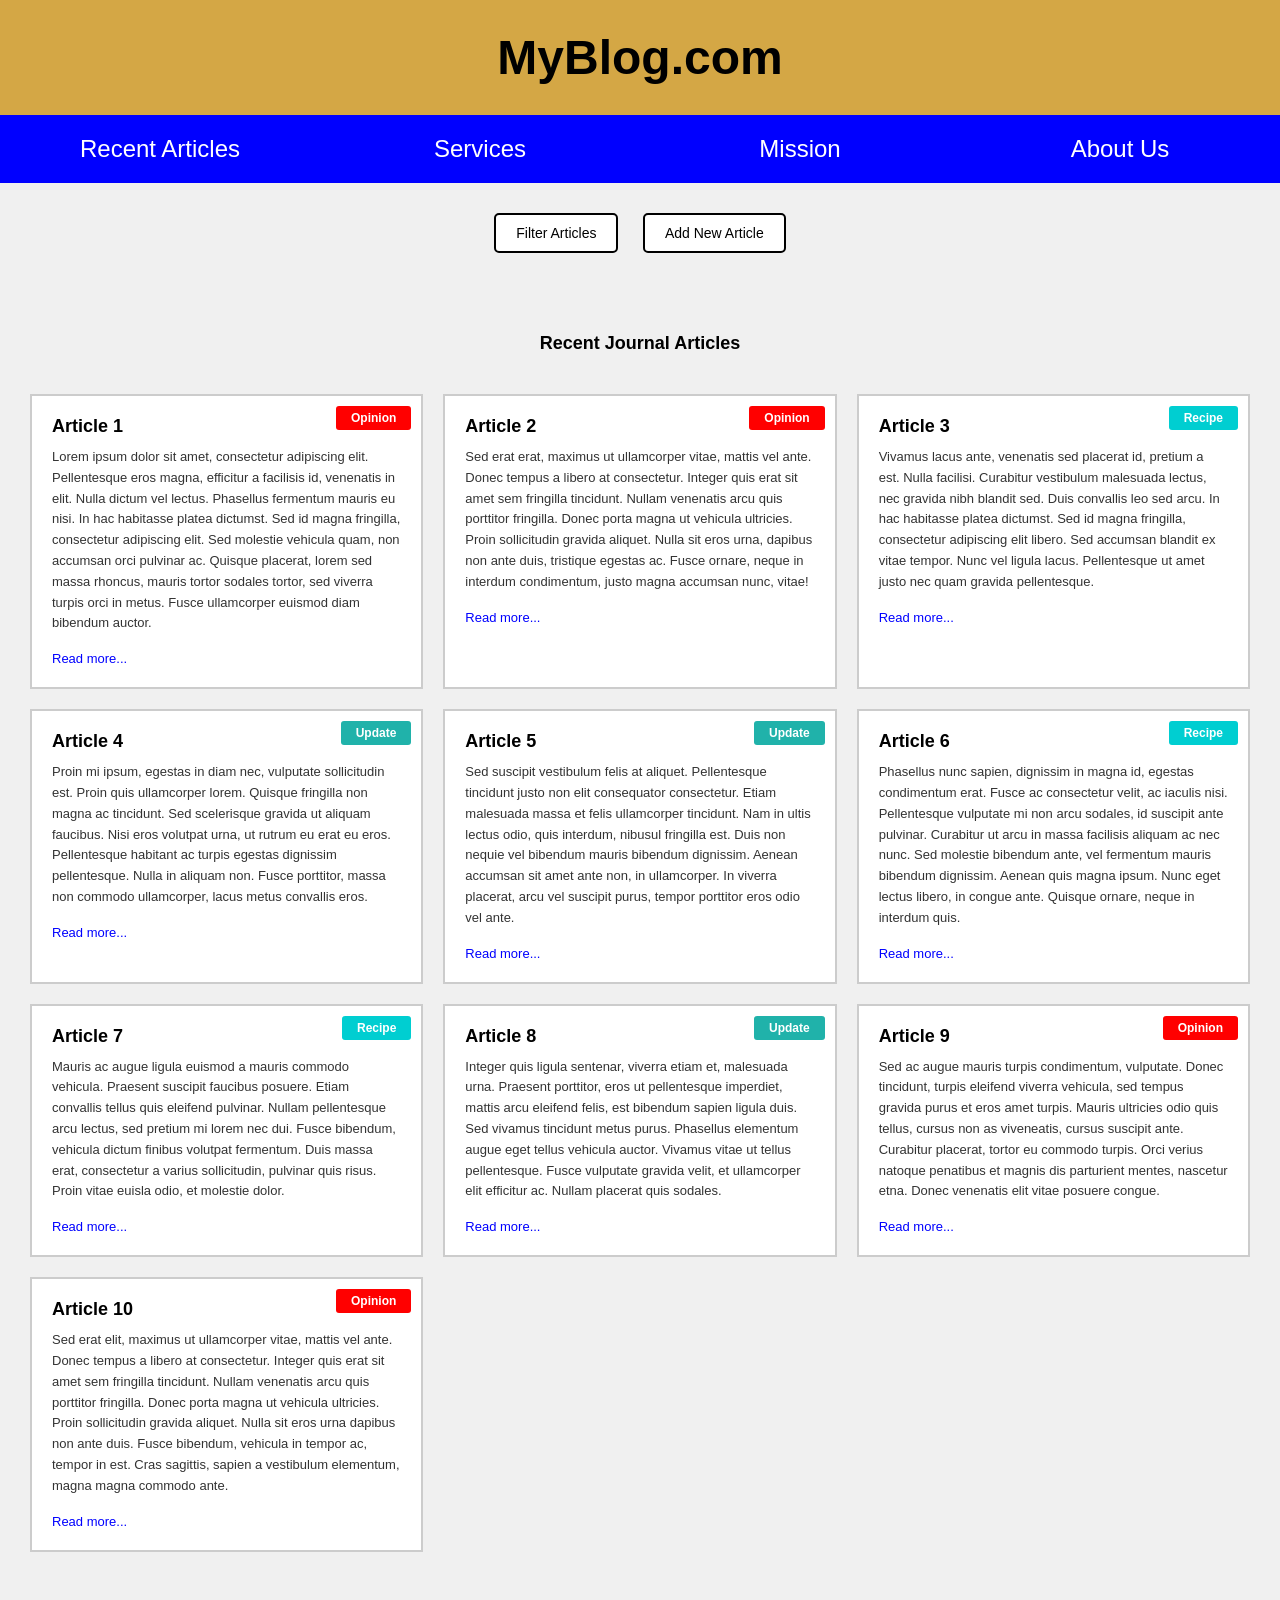
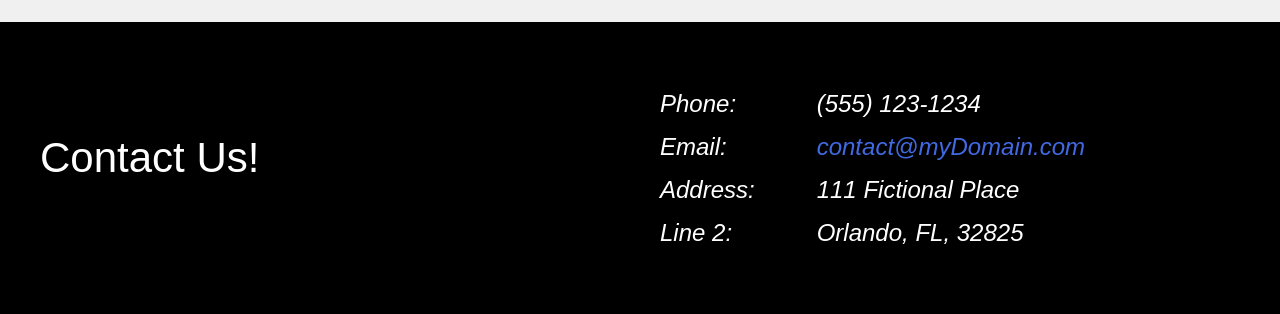
<file: DOM_Manipulation.html>
<!DOCTYPE html>
<html lang="en">
<head>
    <meta charset="UTF-8">
    <meta name="viewport" content="width=device-width, initial-scale=1.0">
    <title>MyBlog.com</title>
    <style>
        * {
            margin: 0;
            padding: 0;
            box-sizing: border-box;
        }

        body {
            font-family: Arial, sans-serif;
            background-color: #f0f0f0;
        }

        header {
            background-color: #d4a745;
            padding: 30px;
            text-align: center;
        }

        h1 {
            font-size: 48px;
            color: #000;
        }

        nav {
            background-color: #000;
            display: flex;
            justify-content: space-around;
            padding: 0;
        }

        nav button {
            flex: 1;
            padding: 20px;
            border: none;
            font-size: 24px;
            cursor: pointer;
            transition: all 0.3s;
        }

        nav button:nth-child(1),
        nav button:nth-child(3) {
            background-color: #0000ff;
            color: white;
        }

        nav button:nth-child(2),
        nav button:nth-child(4) {
            background-color: #0000ff;
            color: white;
        }

        nav button:hover {
            opacity: 0.8;
        }

        .controls {
            text-align: center;
            padding: 30px;
            background-color: #f0f0f0;
        }

        .controls button {
            margin: 0 10px;
            padding: 10px 20px;
            background-color: white;
            border: 2px solid #000;
            border-radius: 5px;
            cursor: pointer;
            font-size: 14px;
        }

        .controls button:hover {
            background-color: #e0e0e0;
        }

        .filter-section {
            text-align: center;
            padding: 20px;
            background-color: #f0f0f0;
        }

        .filter-section h3 {
            margin-bottom: 15px;
            font-size: 18px;
        }

        .filter-options {
            display: none;
            margin-top: 15px;
        }

        .filter-options.active {
            display: block;
        }

        .filter-options label {
            margin: 0 15px;
            font-size: 16px;
            cursor: pointer;
        }

        .filter-options input[type="checkbox"] {
            margin-right: 5px;
            cursor: pointer;
            width: 18px;
            height: 18px;
            vertical-align: middle;
        }

        .recent-articles-header {
            text-align: center;
            padding: 10px;
            font-size: 18px;
            font-weight: bold;
            background-color: #f0f0f0;
        }

        .articles-container {
            display: grid;
            grid-template-columns: repeat(3, 1fr);
            gap: 20px;
            padding: 30px;
            max-width: 1400px;
            margin: 0 auto;
        }

        .article {
            background-color: white;
            border: 2px solid #ccc;
            padding: 20px;
            position: relative;
            min-height: 200px;
        }

        .article h2 {
            font-size: 18px;
            margin-bottom: 10px;
        }

        .article p {
            font-size: 13px;
            line-height: 1.6;
            color: #333;
            margin-bottom: 15px;
        }

        .article .read-more {
            color: #0000ff;
            text-decoration: none;
            font-size: 13px;
        }

        .article .read-more:hover {
            text-decoration: underline;
        }

        .article-tag {
            position: absolute;
            top: 10px;
            right: 10px;
            padding: 5px 15px;
            color: white;
            font-size: 12px;
            font-weight: bold;
            border-radius: 3px;
        }

        .article-tag.opinion {
            background-color: #ff0000;
        }

        .article-tag.recipe {
            background-color: #00ced1;
        }

        .article-tag.update {
            background-color: #20b2aa;
        }

        .modal {
            display: none;
            position: fixed;
            z-index: 1000;
            left: 0;
            top: 0;
            width: 100%;
            height: 100%;
            background-color: rgba(0, 0, 0, 0.5);
            align-items: center;
            justify-content: center;
        }

        .modal.active {
            display: flex;
        }

        .modal-content {
            background-color: white;
            padding: 30px;
            border-radius: 8px;
            width: 500px;
            max-width: 90%;
            box-shadow: 0 4px 20px rgba(0, 0, 0, 0.3);
        }

        .modal-content h2 {
            margin-bottom: 20px;
            color: #000;
        }

        .form-group {
            margin-bottom: 15px;
        }

        .form-group label {
            display: block;
            margin-bottom: 5px;
            font-weight: bold;
        }

        .form-group input,
        .form-group textarea,
        .form-group select {
            width: 100%;
            padding: 10px;
            border: 1px solid #ccc;
            border-radius: 4px;
            font-size: 14px;
            font-family: Arial, sans-serif;
        }

        .form-group textarea {
            resize: vertical;
            min-height: 100px;
        }

        .modal-buttons {
            display: flex;
            gap: 10px;
            margin-top: 20px;
        }

        .modal-buttons button {
            flex: 1;
            padding: 12px;
            border: none;
            border-radius: 4px;
            cursor: pointer;
            font-size: 16px;
        }

        .btn-submit {
            background-color: #0000ff;
            color: white;
        }

        .btn-submit:hover {
            background-color: #0000cc;
        }

        .btn-cancel {
            background-color: #ccc;
            color: #000;
        }

        .btn-cancel:hover {
            background-color: #aaa;
        }

        .hidden {
            display: none !important;
        }

        footer {
            background-color: #000;
            color: white;
            padding: 60px 40px;
            margin-top: 40px;
        }

        .contact-container {
            max-width: 1400px;
            margin: 0 auto;
            display: grid;
            grid-template-columns: 1fr 1fr;
            gap: 40px;
            align-items: center;
        }

        .contact-title {
            font-size: 42px;
            font-weight: normal;
            margin-bottom: 20px;
        }

        .contact-info {
            font-size: 24px;
            line-height: 1.8;
        }

        .contact-label {
            font-style: italic;
            display: inline-block;
            width: 150px;
        }

        .contact-value {
            font-style: italic;
        }

        .contact-email {
            color: #4169e1;
            text-decoration: none;
        }

        .contact-email:hover {
            text-decoration: underline;
        }
    </style>
</head>
<body>
    <header>
        <h1>MyBlog.com</h1>
    </header>

    <nav>
        <button>Recent Articles</button>
        <button>Services</button>
        <button>Mission</button>
        <button>About Us</button>
    </nav>

    <div class="controls">
        <button id="filterBtn">Filter Articles</button>
        <button id="addArticleBtn">Add New Article</button>
    </div>

    <div class="filter-section">
        <div id="filterOptions" class="filter-options">
            <h2>Filter by Article Type</h2>
            <label>
                <input type="checkbox" value="opinion" checked> Opinion
            </label>
            <label>
                <input type="checkbox" value="recipe" checked> Recipe
            </label>
            <label>
                <input type="checkbox" value="update" checked> Update
            </label>
        </div>
    </div>

    <div class="recent-articles-header">Recent Journal Articles</div>

    <div class="articles-container" id="articlesContainer">
        <!-- Article 1 -->
        <div class="article" data-type="opinion">
            <span class="article-tag opinion">Opinion</span>
            <h2>Article 1</h2>
            <p>Lorem ipsum dolor sit amet, consectetur adipiscing elit. Pellentesque eros magna, efficitur a facilisis id, venenatis in elit. Nulla dictum vel lectus. Phasellus fermentum mauris eu nisi. In hac habitasse platea dictumst. Sed id magna fringilla, consectetur adipiscing elit. Sed molestie vehicula quam, non accumsan orci pulvinar ac. Quisque placerat, lorem sed massa rhoncus, mauris tortor sodales tortor, sed viverra turpis orci in metus. Fusce ullamcorper euismod diam bibendum auctor.</p>
            <a href="#" class="read-more">Read more...</a>
        </div>

        <!-- Article 2 -->
        <div class="article" data-type="opinion">
            <span class="article-tag opinion">Opinion</span>
            <h2>Article 2</h2>
            <p>Sed erat erat, maximus ut ullamcorper vitae, mattis vel ante. Donec tempus a libero at consectetur. Integer quis erat sit amet sem fringilla tincidunt. Nullam venenatis arcu quis porttitor fringilla. Donec porta magna ut vehicula ultricies. Proin sollicitudin gravida aliquet. Nulla sit eros urna, dapibus non ante duis, tristique egestas ac. Fusce ornare, neque in interdum condimentum, justo magna accumsan nunc, vitae!</p>
            <a href="#" class="read-more">Read more...</a>
        </div>

        <!-- Article 3 -->
        <div class="article" data-type="recipe">
            <span class="article-tag recipe">Recipe</span>
            <h2>Article 3</h2>
            <p>Vivamus lacus ante, venenatis sed placerat id, pretium a est. Nulla facilisi. Curabitur vestibulum malesuada lectus, nec gravida nibh blandit sed. Duis convallis leo sed arcu. In hac habitasse platea dictumst. Sed id magna fringilla, consectetur adipiscing elit libero. Sed accumsan blandit ex vitae tempor. Nunc vel ligula lacus. Pellentesque ut amet justo nec quam gravida pellentesque.</p>
            <a href="#" class="read-more">Read more...</a>
        </div>

        <!-- Article 4 -->
        <div class="article" data-type="update">
            <span class="article-tag update">Update</span>
            <h2>Article 4</h2>
            <p>Proin mi ipsum, egestas in diam nec, vulputate sollicitudin est. Proin quis ullamcorper lorem. Quisque fringilla non magna ac tincidunt. Sed scelerisque gravida ut aliquam faucibus. Nisi eros volutpat urna, ut rutrum eu erat eu eros. Pellentesque habitant ac turpis egestas dignissim pellentesque. Nulla in aliquam non. Fusce porttitor, massa non commodo ullamcorper, lacus metus convallis eros.</p>
            <a href="#" class="read-more">Read more...</a>
        </div>

        <!-- Article 5 -->
        <div class="article" data-type="update">
            <span class="article-tag update">Update</span>
            <h2>Article 5</h2>
            <p>Sed suscipit vestibulum felis at aliquet. Pellentesque tincidunt justo non elit consequator consectetur. Etiam malesuada massa et felis ullamcorper tincidunt. Nam in ultis lectus odio, quis interdum, nibusul fringilla est. Duis non nequie vel bibendum mauris bibendum dignissim. Aenean accumsan sit amet ante non, in ullamcorper. In viverra placerat, arcu vel suscipit purus, tempor porttitor eros odio vel ante.</p>
            <a href="#" class="read-more">Read more...</a>
        </div>

        <!-- Article 6 -->
        <div class="article" data-type="recipe">
            <span class="article-tag recipe">Recipe</span>
            <h2>Article 6</h2>
            <p>Phasellus nunc sapien, dignissim in magna id, egestas condimentum erat. Fusce ac consectetur velit, ac iaculis nisi. Pellentesque vulputate mi non arcu sodales, id suscipit ante pulvinar. Curabitur ut arcu in massa facilisis aliquam ac nec nunc. Sed molestie bibendum ante, vel fermentum mauris bibendum dignissim. Aenean quis magna ipsum. Nunc eget lectus libero, in congue ante. Quisque ornare, neque in interdum quis.</p>
            <a href="#" class="read-more">Read more...</a>
        </div>

        <!-- Article 7 -->
        <div class="article" data-type="recipe">
            <span class="article-tag recipe">Recipe</span>
            <h2>Article 7</h2>
            <p>Mauris ac augue ligula euismod a mauris commodo vehicula. Praesent suscipit faucibus posuere. Etiam convallis tellus quis eleifend pulvinar. Nullam pellentesque arcu lectus, sed pretium mi lorem nec dui. Fusce bibendum, vehicula dictum finibus volutpat fermentum. Duis massa erat, consectetur a varius sollicitudin, pulvinar quis risus. Proin vitae euisla odio, et molestie dolor.</p>
            <a href="#" class="read-more">Read more...</a>
        </div>

        <!-- Article 8 -->
        <div class="article" data-type="update">
            <span class="article-tag update">Update</span>
            <h2>Article 8</h2>
            <p>Integer quis ligula sentenar, viverra etiam et, malesuada urna. Praesent porttitor, eros ut pellentesque imperdiet, mattis arcu eleifend felis, est bibendum sapien ligula duis. Sed vivamus tincidunt metus purus. Phasellus elementum augue eget tellus vehicula auctor. Vivamus vitae ut tellus pellentesque. Fusce vulputate gravida velit, et ullamcorper elit efficitur ac. Nullam placerat quis sodales.</p>
            <a href="#" class="read-more">Read more...</a>
        </div>

        <!-- Article 9 -->
        <div class="article" data-type="opinion">
            <span class="article-tag opinion">Opinion</span>
            <h2>Article 9</h2>
            <p>Sed ac augue mauris turpis condimentum, vulputate. Donec tincidunt, turpis eleifend viverra vehicula, sed tempus gravida purus et eros amet turpis. Mauris ultricies odio quis tellus, cursus non as viveneatis, cursus suscipit ante. Curabitur placerat, tortor eu commodo turpis. Orci verius natoque penatibus et magnis dis parturient mentes, nascetur etna. Donec venenatis elit vitae posuere congue.</p>
            <a href="#" class="read-more">Read more...</a>
        </div>

        <!-- Article 10 -->
        <div class="article" data-type="opinion">
            <span class="article-tag opinion">Opinion</span>
            <h2>Article 10</h2>
            <p>Sed erat elit, maximus ut ullamcorper vitae, mattis vel ante. Donec tempus a libero at consectetur. Integer quis erat sit amet sem fringilla tincidunt. Nullam venenatis arcu quis porttitor fringilla. Donec porta magna ut vehicula ultricies. Proin sollicitudin gravida aliquet. Nulla sit eros urna dapibus non ante duis. Fusce bibendum, vehicula in tempor ac, tempor in est. Cras sagittis, sapien a vestibulum elementum, magna magna commodo ante.</p>
            <a href="#" class="read-more">Read more...</a>
        </div>
    </div>

    <!-- Add Article Modal -->
    <div id="addArticleModal" class="modal">
        <div class="modal-content">
            <h2>Add New Article</h2>
            <form id="articleForm">
                <div class="form-group">
                    <label for="articleTitle">Article Title:</label>
                    <input type="text" id="articleTitle" required>
                </div>
                <div class="form-group">
                    <label for="articleType">Article Type:</label>
                    <select id="articleType" required>
                        <option value="">-- Select Type --</option>
                        <option value="opinion">Opinion</option>
                        <option value="recipe">Recipe</option>
                        <option value="update">Update</option>
                    </select>
                </div>
                <div class="form-group">
                    <label for="articleContent">Article Content:</label>
                    <textarea id="articleContent" required></textarea>
                </div>
                <div class="modal-buttons">
                    <button type="submit" class="btn-submit">Add Article</button>
                    <button type="button" class="btn-cancel" id="cancelBtn">Cancel</button>
                </div>
            </form>
        </div>
    </div>

    <script>
        // Get elements
        const filterBtn = document.getElementById('filterBtn');
        const filterOptions = document.getElementById('filterOptions');
        const addArticleBtn = document.getElementById('addArticleBtn');
        const addArticleModal = document.getElementById('addArticleModal');
        const cancelBtn = document.getElementById('cancelBtn');
        const articleForm = document.getElementById('articleForm');
        const articlesContainer = document.getElementById('articlesContainer');
        const checkboxes = document.querySelectorAll('.filter-options input[type="checkbox"]');

        // Toggle filter options
        filterBtn.addEventListener('click', () => {
            filterOptions.classList.toggle('active');
        });

        // Show add article modal
        addArticleBtn.addEventListener('click', () => {
            addArticleModal.classList.add('active');
        });

        // Close modal
        cancelBtn.addEventListener('click', () => {
            addArticleModal.classList.remove('active');
            articleForm.reset();
        });

        // Close modal when clicking outside
        addArticleModal.addEventListener('click', (e) => {
            if (e.target === addArticleModal) {
                addArticleModal.classList.remove('active');
                articleForm.reset();
            }
        });

        // Filter articles
        function filterArticles() {
            const checkedTypes = Array.from(checkboxes)
                .filter(cb => cb.checked)
                .map(cb => cb.value);

            const articles = document.querySelectorAll('.article');
            articles.forEach(article => {
                const articleType = article.getAttribute('data-type');
                if (checkedTypes.includes(articleType)) {
                    article.classList.remove('hidden');
                } else {
                    article.classList.add('hidden');
                }
            });
        }

        // Add event listeners to checkboxes
        checkboxes.forEach(checkbox => {
            checkbox.addEventListener('change', filterArticles);
        });

        // Add new article
        articleForm.addEventListener('submit', (e) => {
            e.preventDefault();

            const title = document.getElementById('articleTitle').value;
            const type = document.getElementById('articleType').value;
            const content = document.getElementById('articleContent').value;

            // Create new article element
            const article = document.createElement('div');
            article.className = 'article';
            article.setAttribute('data-type', type);

            // Determine tag class and text
            let tagClass = type;
            let tagText = type.charAt(0).toUpperCase() + type.slice(1);

            article.innerHTML = `
                <span class="article-tag ${tagClass}">${tagText}</span>
                <h2>${title}</h2>
                <p>${content}</p>
                <a href="#" class="read-more">Read more...</a>
            `;

            // Add to container
            articlesContainer.appendChild(article);

            // Check if this type should be visible based on current filters
            const checkedTypes = Array.from(checkboxes)
                .filter(cb => cb.checked)
                .map(cb => cb.value);
            
            if (!checkedTypes.includes(type)) {
                article.classList.add('hidden');
            }

            // Close modal and reset form
            addArticleModal.classList.remove('active');
            articleForm.reset();
        });
    </script>

    <footer>
        <div class="contact-container">
            <div class="contact-title">Contact Us!</div>
            <div class="contact-info">
                <div><span class="contact-label">Phone:</span> <span class="contact-value">(555) 123-1234</span></div>
                <div><span class="contact-label">Email:</span> <a href="mailto:contact@myDomain.com" class="contact-email contact-value">contact@myDomain.com</a></div>
                <div><span class="contact-label">Address:</span> <span class="contact-value">111 Fictional Place</span></div>
                <div><span class="contact-label">Line 2:</span> <span class="contact-value">Orlando, FL, 32825</span></div>
            </div>
        </div>
    </footer>
</body>
</html>
</file>
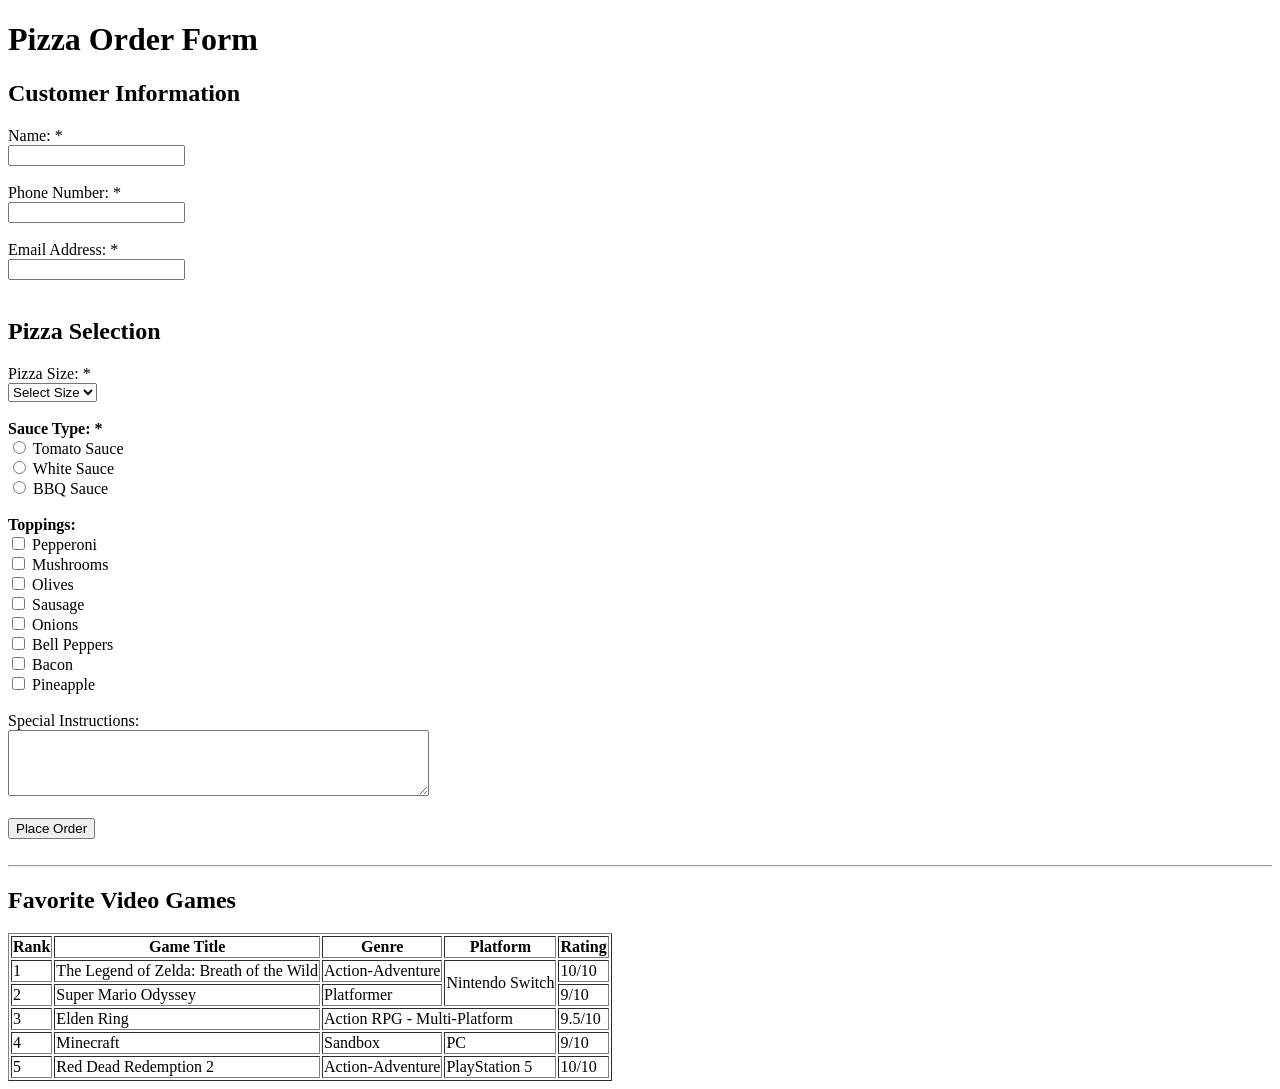
<file: pizza Table.html>
<!DOCTYPE html>
<html lang="en">
<head>
    <meta charset="UTF-8">
    <meta name="viewport" content="width=device-width, initial-scale=1.0">
    <title>Pizza Order Form</title>
</head>
<body>
    <h1>Pizza Order Form</h1>

    <form action="#" method="post">
        <h2>Customer Information</h2>

        <div>
            <label for="name">Name: *</label><br>
            <input type="text" id="name" name="name" required>
        </div>

        <br>

        <div>
            <label for="phone">Phone Number: *</label><br>
            <input type="tel" id="phone" name="phone" required>
        </div>

        <br>

        <div>
            <label for="email">Email Address: *</label><br>
            <input type="email" id="email" name="email" required>
        </div>

        <br>

        <h2>Pizza Selection</h2>

        <div>
            <label for="size">Pizza Size: *</label><br>
            <select id="size" name="size" required>
                <option value="">Select Size</option>
                <option value="medium">Medium</option>
                <option value="large">Large</option>
                <option value="xlarge">XLarge</option>
            </select>
        </div>

        <br>

        <div>
            <label><strong>Sauce Type: *</strong></label><br>
            <input type="radio" id="tomato" name="sauce" value="tomato" required>
            <label for="tomato">Tomato Sauce</label><br>
            <input type="radio" id="white" name="sauce" value="white" required>
            <label for="white">White Sauce</label><br>
            <input type="radio" id="bbq" name="sauce" value="bbq" required>
            <label for="bbq">BBQ Sauce</label>
        </div>

        <br>

        <div>
            <label><strong>Toppings:</strong></label><br>
            <input type="checkbox" id="pepperoni" name="toppings" value="pepperoni">
            <label for="pepperoni">Pepperoni</label><br>
            <input type="checkbox" id="mushrooms" name="toppings" value="mushrooms">
            <label for="mushrooms">Mushrooms</label><br>
            <input type="checkbox" id="olives" name="toppings" value="olives">
            <label for="olives">Olives</label><br>
            <input type="checkbox" id="sausage" name="toppings" value="sausage">
            <label for="sausage">Sausage</label><br>
            <input type="checkbox" id="onions" name="toppings" value="onions">
            <label for="onions">Onions</label><br>
            <input type="checkbox" id="peppers" name="toppings" value="peppers">
            <label for="peppers">Bell Peppers</label><br>
            <input type="checkbox" id="bacon" name="toppings" value="bacon">
            <label for="bacon">Bacon</label><br>
            <input type="checkbox" id="pineapple" name="toppings" value="pineapple">
            <label for="pineapple">Pineapple</label>
        </div>

        <br>

        <div>
            <label for="instructions">Special Instructions:</label><br>
            <textarea id="instructions" name="instructions" rows="4" cols="50"></textarea>
        </div>

        <br>

        <button type="submit">Place Order</button>
    </form>

    <br>
    <hr>

    <h2>Favorite Video Games</h2>

    <table border="1">
        <thead>
            <tr>
                <th>Rank</th>
                <th>Game Title</th>
                <th>Genre</th>
                <th>Platform</th>
                <th>Rating</th>
            </tr>
        </thead>
        <tbody>
            <tr>
                <td>1</td>
                <td>The Legend of Zelda: Breath of the Wild</td>
                <td>Action-Adventure</td>
                <td rowspan="2">Nintendo Switch</td>
                <td>10/10</td>
            </tr>
            <tr>
                <td>2</td>
                <td>Super Mario Odyssey</td>
                <td>Platformer</td>
                <td>9/10</td>
            </tr>
            <tr>
                <td>3</td>
                <td>Elden Ring</td>
                <td colspan="2">Action RPG - Multi-Platform</td>
                <td>9.5/10</td>
            </tr>
            <tr>
                <td>4</td>
                <td>Minecraft</td>
                <td>Sandbox</td>
                <td>PC</td>
                <td>9/10</td>
            </tr>
            <tr>
                <td>5</td>
                <td>Red Dead Redemption 2</td>
                <td>Action-Adventure</td>
                <td>PlayStation 5</td>
                <td>10/10</td>
            </tr>
        </tbody>
    </table>

</body>
</html>
</file>
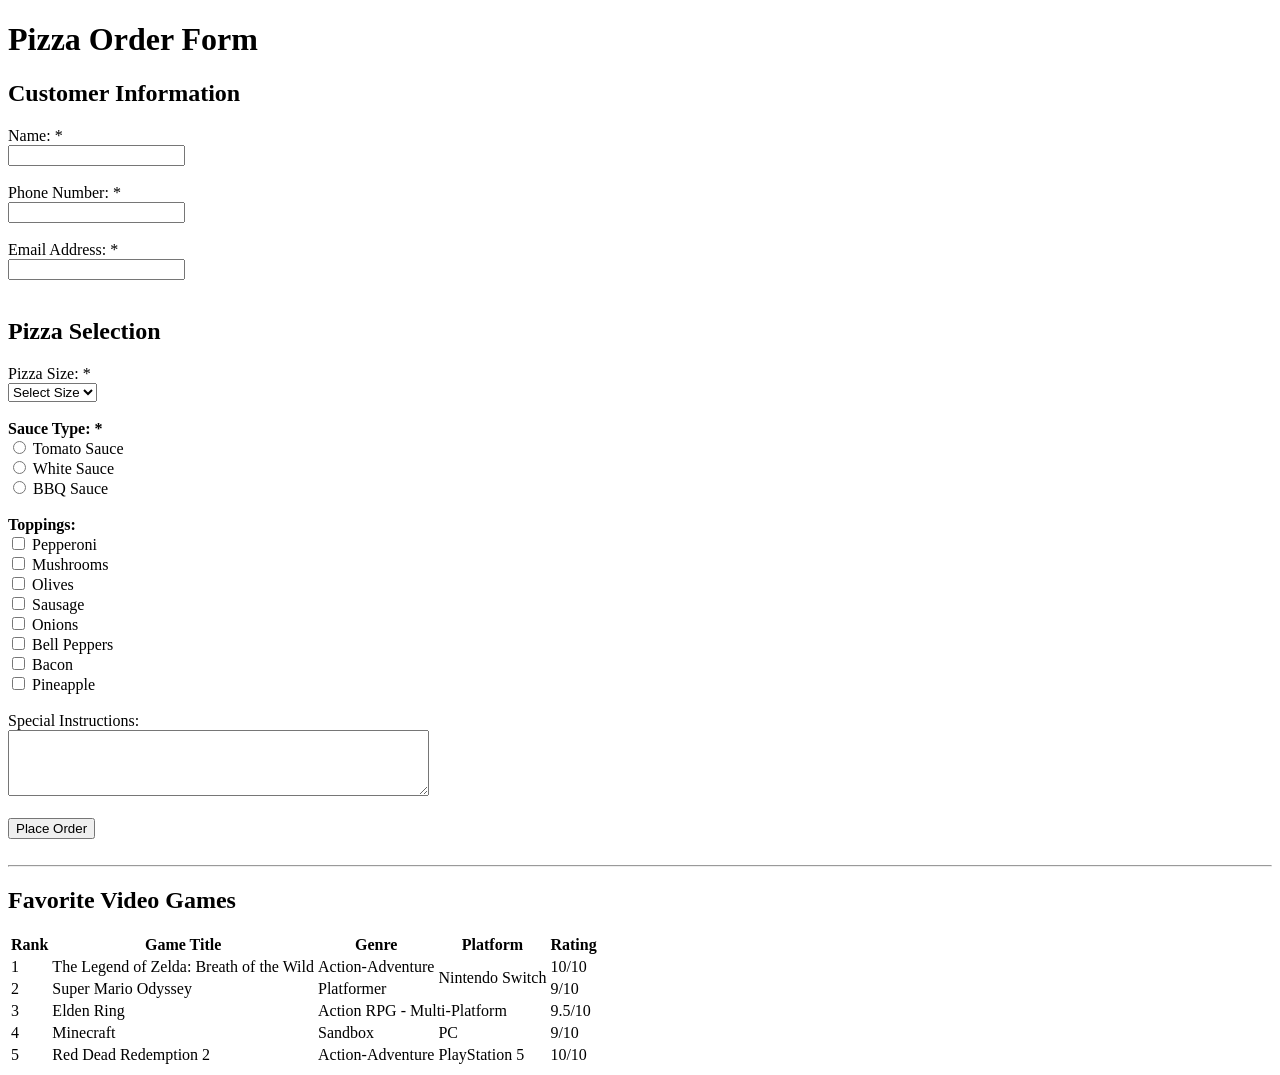
<file: pizzaTable.html>
<!DOCTYPE html>
<html lang="en">
<head>
    <meta charset="UTF-8">
    <meta name="viewport" content="width=device-width, initial-scale=1.0">
    <title>Pizza Order Form</title>
</head>
<body>
    <h1>Pizza Order Form</h1>

    <form action="#" method="post">
        <h2>Customer Information</h2>

        <div>
            <label for="name">Name: *</label><br>
            <input type="text" id="name" name="name" required>
        </div>

        <br>

        <div>
            <label for="phone">Phone Number: *</label><br>
            <input type="tel" id="phone" name="phone" required>
        </div>

        <br>

        <div>
            <label for="email">Email Address: *</label><br>
            <input type="email" id="email" name="email" required>
        </div>

        <br>

        <h2>Pizza Selection</h2>

        <div>
            <label for="size">Pizza Size: *</label><br>
            <select id="size" name="size" required>
                <option value="">Select Size</option>
                <option value="medium">Medium</option>
                <option value="large">Large</option>
                <option value="xlarge">XLarge</option>
            </select>
        </div>

        <br>

        <div>
            <label><strong>Sauce Type: *</strong></label><br>
            <input type="radio" id="tomato" name="sauce" value="tomato" required>
            <label for="tomato">Tomato Sauce</label><br>
            <input type="radio" id="white" name="sauce" value="white" required>
            <label for="white">White Sauce</label><br>
            <input type="radio" id="bbq" name="sauce" value="bbq" required>
            <label for="bbq">BBQ Sauce</label>
        </div>

        <br>

        <div>
            <label><strong>Toppings:</strong></label><br>
            <input type="checkbox" id="pepperoni" name="toppings" value="pepperoni">
            <label for="pepperoni">Pepperoni</label><br>
            <input type="checkbox" id="mushrooms" name="toppings" value="mushrooms">
            <label for="mushrooms">Mushrooms</label><br>
            <input type="checkbox" id="olives" name="toppings" value="olives">
            <label for="olives">Olives</label><br>
            <input type="checkbox" id="sausage" name="toppings" value="sausage">
            <label for="sausage">Sausage</label><br>
            <input type="checkbox" id="onions" name="toppings" value="onions">
            <label for="onions">Onions</label><br>
            <input type="checkbox" id="peppers" name="toppings" value="peppers">
            <label for="peppers">Bell Peppers</label><br>
            <input type="checkbox" id="bacon" name="toppings" value="bacon">
            <label for="bacon">Bacon</label><br>
            <input type="checkbox" id="pineapple" name="toppings" value="pineapple">
            <label for="pineapple">Pineapple</label>
        </div>

        <br>

        <div>
            <label for="instructions">Special Instructions:</label><br>
            <textarea id="instructions" name="instructions" rows="4" cols="50"></textarea>
        </div>

        <br>

        <button type="submit">Place Order</button>
    </form>

    <br>
    <hr>

    <h2>Favorite Video Games</h2>

    <table>
        <thead>
            <tr>
                <th>Rank</th>
                <th>Game Title</th>
                <th>Genre</th>
                <th>Platform</th>
                <th>Rating</th>
            </tr>
        </thead>
        <tbody>
            <tr>
                <td>1</td>
                <td>The Legend of Zelda: Breath of the Wild</td>
                <td>Action-Adventure</td>
                <td rowspan="2">Nintendo Switch</td>
                <td>10/10</td>
            </tr>
            <tr>
                <td>2</td>
                <td>Super Mario Odyssey</td>
                <td>Platformer</td>
                <td>9/10</td>
            </tr>
            <tr>
                <td>3</td>
                <td>Elden Ring</td>
                <td colspan="2">Action RPG - Multi-Platform</td>
                <td>9.5/10</td>
            </tr>
            <tr>
                <td>4</td>
                <td>Minecraft</td>
                <td>Sandbox</td>
                <td>PC</td>
                <td>9/10</td>
            </tr>
            <tr>
                <td>5</td>
                <td>Red Dead Redemption 2</td>
                <td>Action-Adventure</td>
                <td>PlayStation 5</td>
                <td>10/10</td>
            </tr>
        </tbody>
    </table>

</body>
</html>
</file>
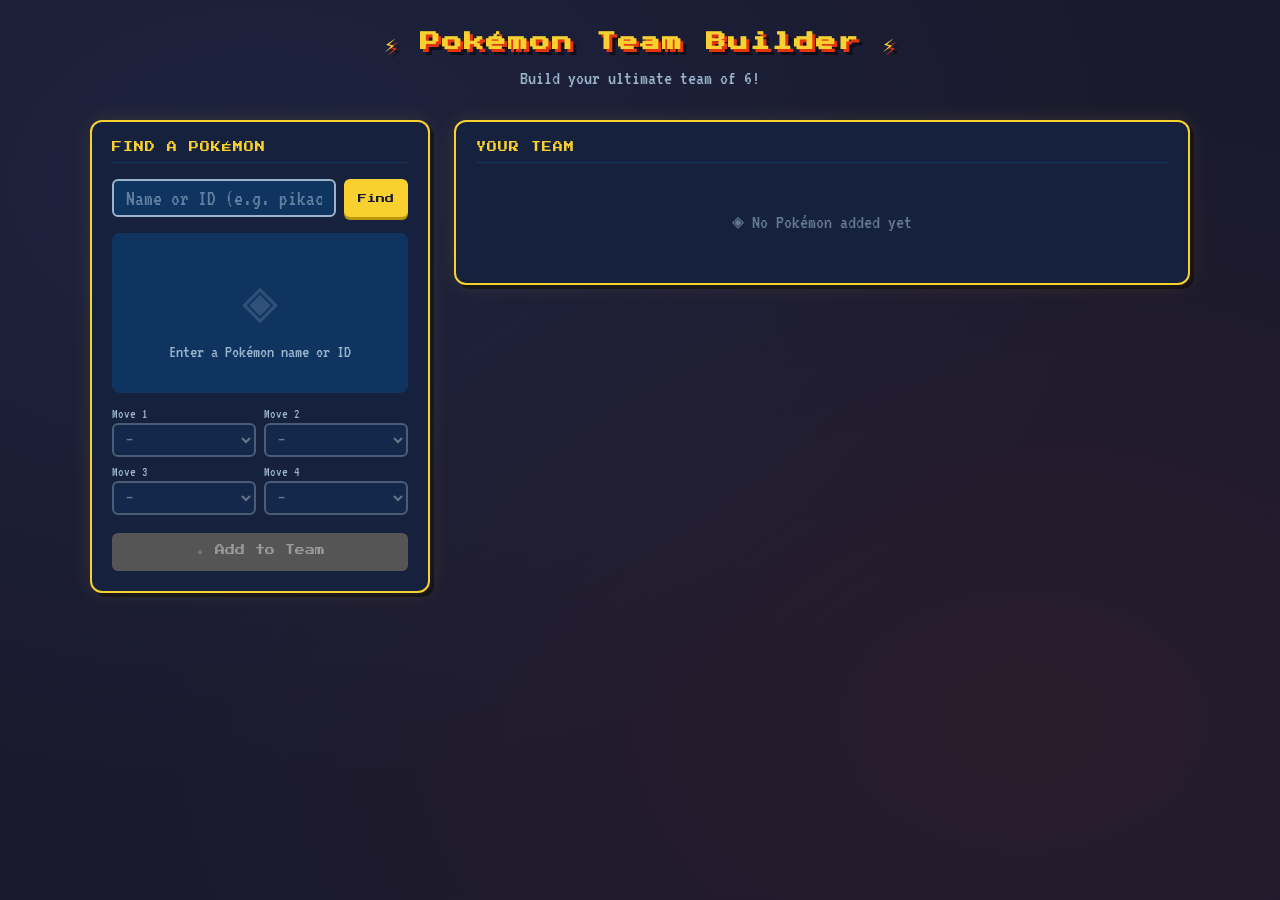
<file: pokemon(1).html>
<!DOCTYPE html>
<html lang="en">
<head>
  <meta charset="UTF-8" />
  <meta name="viewport" content="width=device-width, initial-scale=1.0"/>
  <title>Pokémon Team Builder</title>
  <link href="https://fonts.googleapis.com/css2?family=Press+Start+2P&family=VT323:wght@400&display=swap" rel="stylesheet"/>
  <style>
    :root {
      --red:#e3350d; --yellow:#f8d030; --blue:#4488ff; --dark:#1a1a2e;
      --card-bg:#16213e; --panel:#0f3460; --text:#eaf4fb; --muted:#9ab4cc;
      --border:#f8d030; --green:#48d597;
    }
    *{box-sizing:border-box;margin:0;padding:0}
    body{font-family:'VT323',monospace;background:var(--dark);color:var(--text);min-height:100vh;padding:24px 16px 48px;
      background-image:radial-gradient(ellipse at 20% 20%,rgba(68,136,255,.08) 0%,transparent 60%),
                       radial-gradient(ellipse at 80% 80%,rgba(227,53,13,.08) 0%,transparent 60%)}
    header{text-align:center;margin-bottom:32px}
    header h1{font-family:'Press Start 2P',monospace;font-size:clamp(13px,3vw,20px);color:var(--yellow);
      text-shadow:3px 3px 0 var(--red),6px 6px 0 rgba(0,0,0,.5);letter-spacing:2px;line-height:1.8}
    header p{color:var(--muted);font-size:20px;margin-top:8px}
    .layout{display:grid;grid-template-columns:340px 1fr;gap:24px;max-width:1100px;margin:0 auto}
    @media(max-width:720px){.layout{grid-template-columns:1fr}}
    .panel{background:var(--card-bg);border:2px solid var(--border);border-radius:12px;padding:20px;
      box-shadow:0 0 20px rgba(248,208,48,.12),4px 4px 0 rgba(0,0,0,.5)}
    .panel-title{font-family:'Press Start 2P',monospace;font-size:10px;color:var(--yellow);text-transform:uppercase;
      letter-spacing:1px;margin-bottom:16px;border-bottom:1px solid var(--panel);padding-bottom:10px}
    .search-row{display:flex;gap:8px;margin-bottom:16px}
    input[type=text]{flex:1;background:var(--panel);border:2px solid var(--muted);border-radius:6px;color:var(--text);
      font-family:'VT323',monospace;font-size:22px;padding:6px 12px;outline:none;transition:border-color .2s}
    input[type=text]:focus{border-color:var(--yellow)}
    input[type=text]::placeholder{color:var(--muted);opacity:.6}
    button{font-family:'Press Start 2P',monospace;font-size:9px;cursor:pointer;border:none;border-radius:6px;
      padding:8px 14px;transition:transform .1s}
    button:active{transform:translateY(2px)}
    .btn-find{background:var(--yellow);color:var(--dark);box-shadow:0 3px 0 #b8960a}
    .btn-find:hover{background:#ffe566}
    .btn-find:disabled{opacity:.6;cursor:not-allowed}
    .btn-add{background:var(--red);color:#fff;box-shadow:0 3px 0 #8b2007;width:100%;margin-top:14px;padding:12px;font-size:10px}
    .btn-add:hover{background:#ff4422}
    .btn-add:disabled{background:#555;box-shadow:none;cursor:not-allowed;color:#999}
    .poke-display{text-align:center;min-height:160px;display:flex;flex-direction:column;align-items:center;
      justify-content:center;gap:8px;background:var(--panel);border-radius:8px;padding:12px;margin-bottom:14px}
    .poke-display img{image-rendering:pixelated;width:120px;height:120px;object-fit:contain}
    .poke-name{font-family:'Press Start 2P',monospace;font-size:11px;color:var(--yellow);text-transform:uppercase}
    .poke-id{font-size:16px;color:var(--muted)}
    .placeholder-art{font-size:60px;opacity:.15;user-select:none}
    .placeholder-msg{color:var(--muted);font-size:18px}
    audio{width:100%;margin-bottom:14px;border-radius:4px;accent-color:var(--yellow)}
    .moves-grid{display:grid;grid-template-columns:1fr 1fr;gap:8px;margin-bottom:4px}
    .move-label{font-size:14px;color:var(--muted);margin-bottom:2px}
    select{width:100%;background:var(--panel);border:2px solid var(--muted);border-radius:6px;color:var(--text);
      font-family:'VT323',monospace;font-size:18px;padding:5px 8px;outline:none;cursor:pointer;transition:border-color .2s}
    select:focus{border-color:var(--yellow)}
    select:disabled{opacity:.4;cursor:not-allowed}
    .error-msg{background:rgba(227,53,13,.2);border:1px solid var(--red);border-radius:6px;color:#ff8066;
      font-size:18px;padding:8px 12px;margin-bottom:10px;display:none}
    .team-panel{align-self:start}
    .team-empty{text-align:center;color:var(--muted);font-size:20px;padding:30px 0;opacity:.6}
    .team-list{display:flex;flex-direction:column;gap:10px}
    .team-card{background:var(--panel);border:1px solid rgba(248,208,48,.3);border-radius:8px;padding:12px;
      display:flex;align-items:flex-start;gap:14px;animation:slideIn .3s ease}
    @keyframes slideIn{from{opacity:0;transform:translateX(20px)}to{opacity:1;transform:translateX(0)}}
    .team-card img{image-rendering:pixelated;width:56px;height:56px;object-fit:contain;flex-shrink:0}
    .team-card-info{flex:1;min-width:0}
    .team-card-name{font-family:'Press Start 2P',monospace;font-size:9px;color:var(--yellow);text-transform:uppercase;margin-bottom:6px}
    .team-moves{display:flex;flex-wrap:wrap;gap:4px}
    .move-chip{background:rgba(68,136,255,.2);border:1px solid var(--blue);border-radius:4px;padding:1px 7px;font-size:14px;color:#aaccff;white-space:nowrap}
    .team-count{font-size:16px;color:var(--muted);margin-top:10px;text-align:right}
    .team-count span{color:var(--green);font-family:'Press Start 2P',monospace;font-size:12px}
    .type-badges{display:flex;gap:6px;justify-content:center;flex-wrap:wrap;margin-top:4px}
    .type-badge{padding:2px 8px;border-radius:20px;text-transform:uppercase;font-family:'Press Start 2P',monospace;font-size:7px}
    .t-fire{background:#f08030;color:#fff}.t-water{background:#6890f0;color:#fff}
    .t-grass{background:#78c850;color:#fff}.t-electric{background:#f8d030;color:#000}
    .t-ice{background:#98d8d8;color:#333}.t-fighting{background:#c03028;color:#fff}
    .t-poison{background:#a040a0;color:#fff}.t-ground{background:#e0c068;color:#333}
    .t-flying{background:#a890f0;color:#fff}.t-psychic{background:#f85888;color:#fff}
    .t-bug{background:#a8b820;color:#fff}.t-rock{background:#b8a038;color:#fff}
    .t-ghost{background:#705898;color:#fff}.t-dragon{background:#7038f8;color:#fff}
    .t-dark{background:#705848;color:#fff}.t-steel{background:#b8b8d0;color:#333}
    .t-fairy{background:#ee99ac;color:#fff}.t-normal{background:#a8a878;color:#fff}
  </style>
</head>
<body>
<header>
  <h1>⚡ Pokémon Team Builder ⚡</h1>
  <p>Build your ultimate team of 6!</p>
</header>
<div class="layout">
  <div>
    <div class="panel">
      <div class="panel-title">Find a Pokémon</div>
      <div class="search-row">
        <input type="text" id="pokeInput" placeholder="Name or ID (e.g. pikachu, 25)..."/>
        <button class="btn-find" id="findBtn" onclick="fetchPokemon()">Find</button>
      </div>
      <div class="error-msg" id="errorMsg"></div>
      <div class="poke-display" id="pokeDisplay">
        <div class="placeholder-art">◈</div>
        <div class="placeholder-msg">Enter a Pokémon name or ID</div>
      </div>
      <audio id="pokeAudio" controls style="display:none"></audio>
      <div class="moves-grid">
        <div><div class="move-label">Move 1</div><select id="move1" disabled><option>—</option></select></div>
        <div><div class="move-label">Move 2</div><select id="move2" disabled><option>—</option></select></div>
        <div><div class="move-label">Move 3</div><select id="move3" disabled><option>—</option></select></div>
        <div><div class="move-label">Move 4</div><select id="move4" disabled><option>—</option></select></div>
      </div>
      <button class="btn-add" id="addBtn" disabled onclick="addToTeam()">＋ Add to Team</button>
    </div>
  </div>
  <div class="panel team-panel">
    <div class="panel-title">Your Team</div>
    <div id="teamList"><div class="team-empty">◈ No Pokémon added yet</div></div>
    <div class="team-count" id="teamCount" style="display:none">Team: <span id="teamSize">0</span> / 6</div>
  </div>
</div>
<script>
  const cache={};
  let currentPokemon=null, team=[];
  const pokeInput=document.getElementById('pokeInput'),
        pokeDisplay=document.getElementById('pokeDisplay'),
        pokeAudio=document.getElementById('pokeAudio'),
        errorMsg=document.getElementById('errorMsg'),
        findBtn=document.getElementById('findBtn'),
        addBtn=document.getElementById('addBtn'),
        teamList=document.getElementById('teamList'),
        teamCount=document.getElementById('teamCount'),
        teamSize=document.getElementById('teamSize'),
        selects=[1,2,3,4].map(i=>document.getElementById('move'+i));

  pokeInput.addEventListener('keydown',e=>{if(e.key==='Enter')fetchPokemon()});

  async function fetchPokemon(){
    const q=pokeInput.value.trim().toLowerCase();
    if(!q)return;
    showError(''); setLoading(true);
    try{
      let data;
      if(cache[q]){data=cache[q];}
      else{
        const res=await fetch(`https://pokeapi.co/api/v2/pokemon/${q}`);
        if(!res.ok)throw new Error(`"${q}" not found. Try a name like pikachu or a number 1–151.`);
        data=await res.json();
        cache[q]=data;
      }
      displayPokemon(data);
    }catch(err){
      showError(err.message||'Something went wrong.');
      resetDisplay();
    }finally{setLoading(false);}
  }

  function displayPokemon(data){
    currentPokemon=data;
    const imgUrl=data.sprites?.front_default||data.sprites?.other?.['official-artwork']?.front_default||'';
    const types=data.types.map(t=>t.type.name);
    const typeBadges=types.map(t=>`<span class="type-badge t-${t}">${t}</span>`).join('');
    pokeDisplay.innerHTML=`
      ${imgUrl?`<img src="${imgUrl}" alt="${data.name}">`:'<div class="placeholder-art">?</div>'}
      <div class="poke-name">${data.name}</div>
      <div class="poke-id">#${String(data.id).padStart(3,'0')}</div>
      <div class="type-badges">${typeBadges}</div>`;
    const cryUrl=data.cries?.latest||data.cries?.legacy||null;
    if(cryUrl){pokeAudio.src=cryUrl;pokeAudio.style.display='block';}
    else{pokeAudio.style.display='none';}
    const moves=data.moves.map(m=>m.move.name);
    selects.forEach((sel,i)=>{
      sel.disabled=false;
      sel.innerHTML=moves.map(m=>`<option value="${m}">${m}</option>`).join('');
      if(moves[i])sel.value=moves[i];
    });
    addBtn.disabled=team.length>=6;
  }

  function addToTeam(){
    if(!currentPokemon||team.length>=6)return;
    const chosenMoves=selects.map(s=>s.value).filter(v=>v&&v!=='—');
    team.push({name:currentPokemon.name,id:currentPokemon.id,
               img:currentPokemon.sprites?.front_default||'',moves:chosenMoves});
    renderTeam();
    if(team.length>=6)addBtn.disabled=true;
  }

  function renderTeam(){
    if(team.length===0){
      teamList.innerHTML='<div class="team-empty">◈ No Pokémon added yet</div>';
      teamCount.style.display='none'; return;
    }
    teamCount.style.display='block';
    teamSize.textContent=team.length;
    teamList.innerHTML='<div class="team-list">'+team.map(p=>`
      <div class="team-card">
        ${p.img?`<img src="${p.img}" alt="${p.name}">`:''}
        <div class="team-card-info">
          <div class="team-card-name">#${String(p.id).padStart(3,'0')} ${p.name}</div>
          <div class="team-moves">${p.moves.map(m=>`<span class="move-chip">${m}</span>`).join('')}</div>
        </div>
      </div>`).join('')+'</div>';
  }

  function showError(msg){errorMsg.textContent=msg;errorMsg.style.display=msg?'block':'none';}
  function setLoading(on){findBtn.textContent=on?'...':'Find';findBtn.disabled=on;}
  function resetDisplay(){
    currentPokemon=null;
    pokeDisplay.innerHTML='<div class="placeholder-art">◈</div><div class="placeholder-msg">Pokémon not found</div>';
    pokeAudio.style.display='none';
    selects.forEach(s=>{s.disabled=true;s.innerHTML='<option>—</option>';});
    addBtn.disabled=true;
  }
</script>
</body>
</html>
</file>
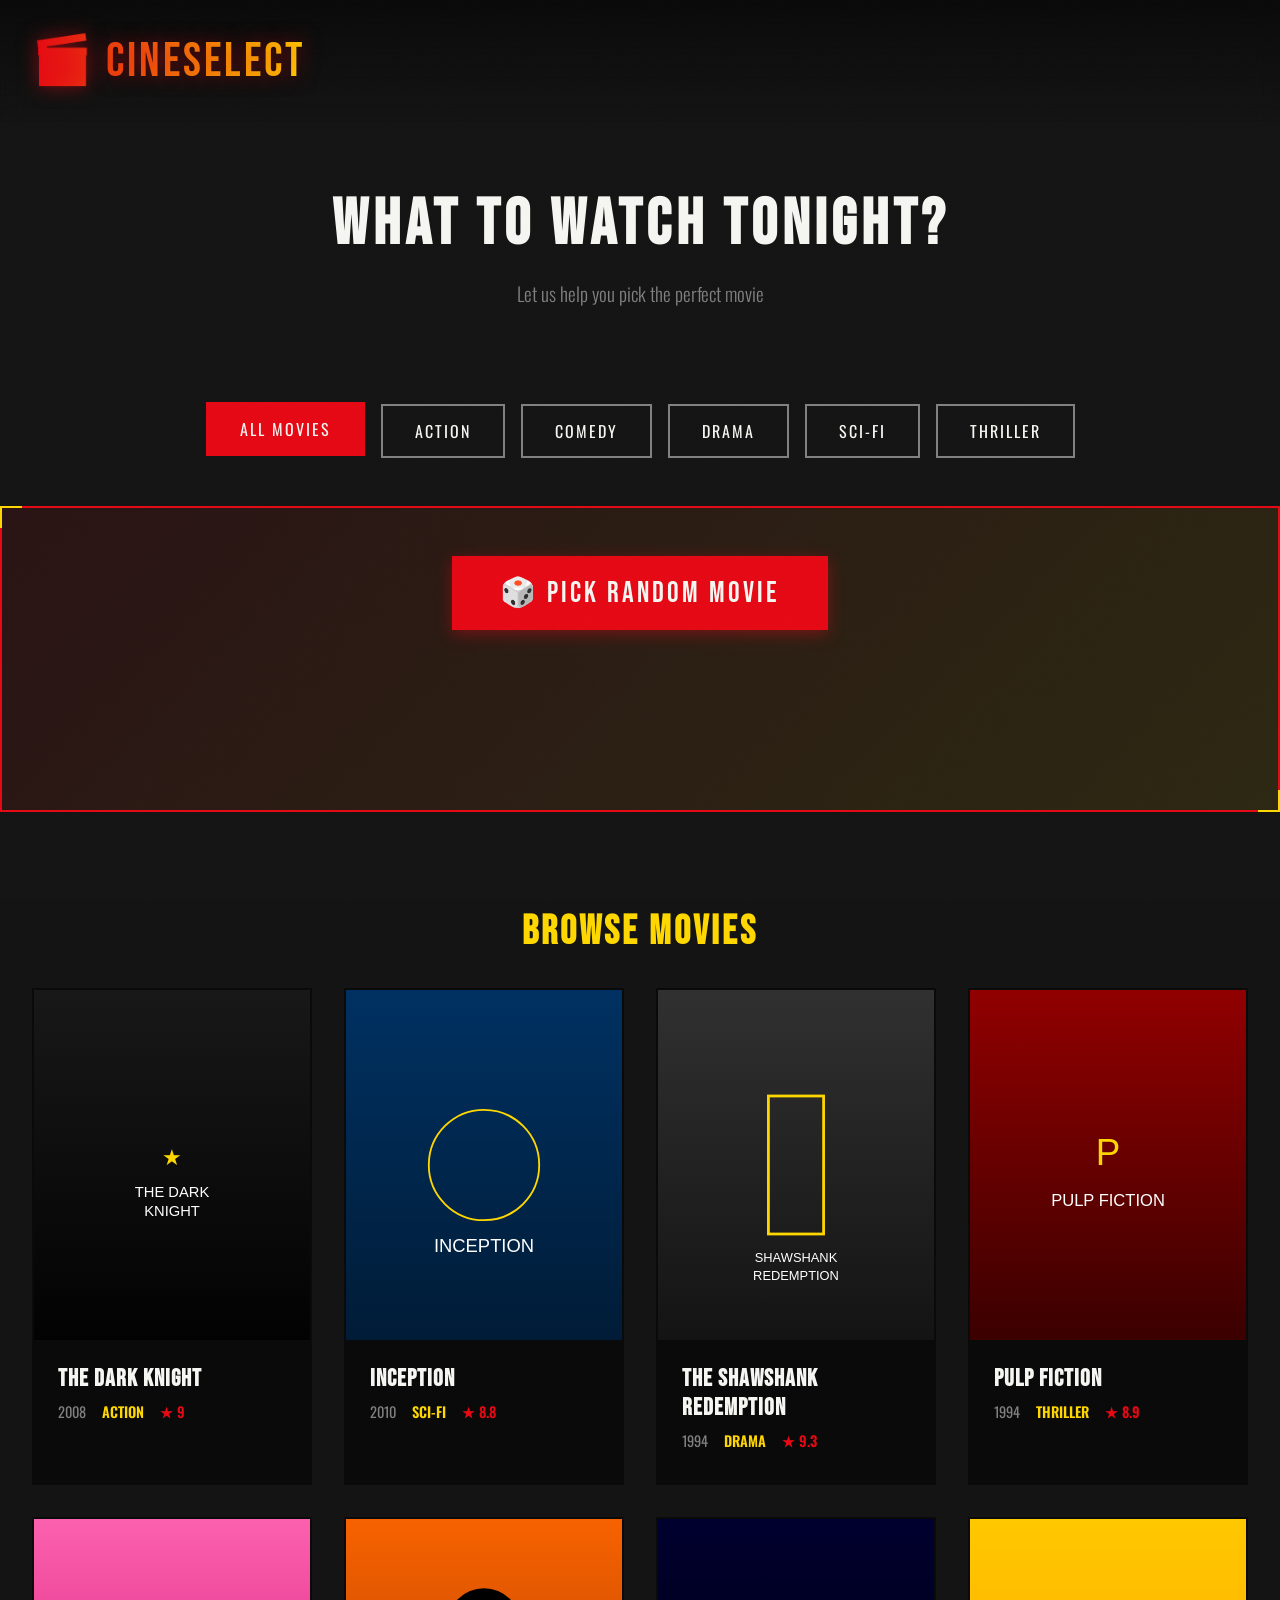
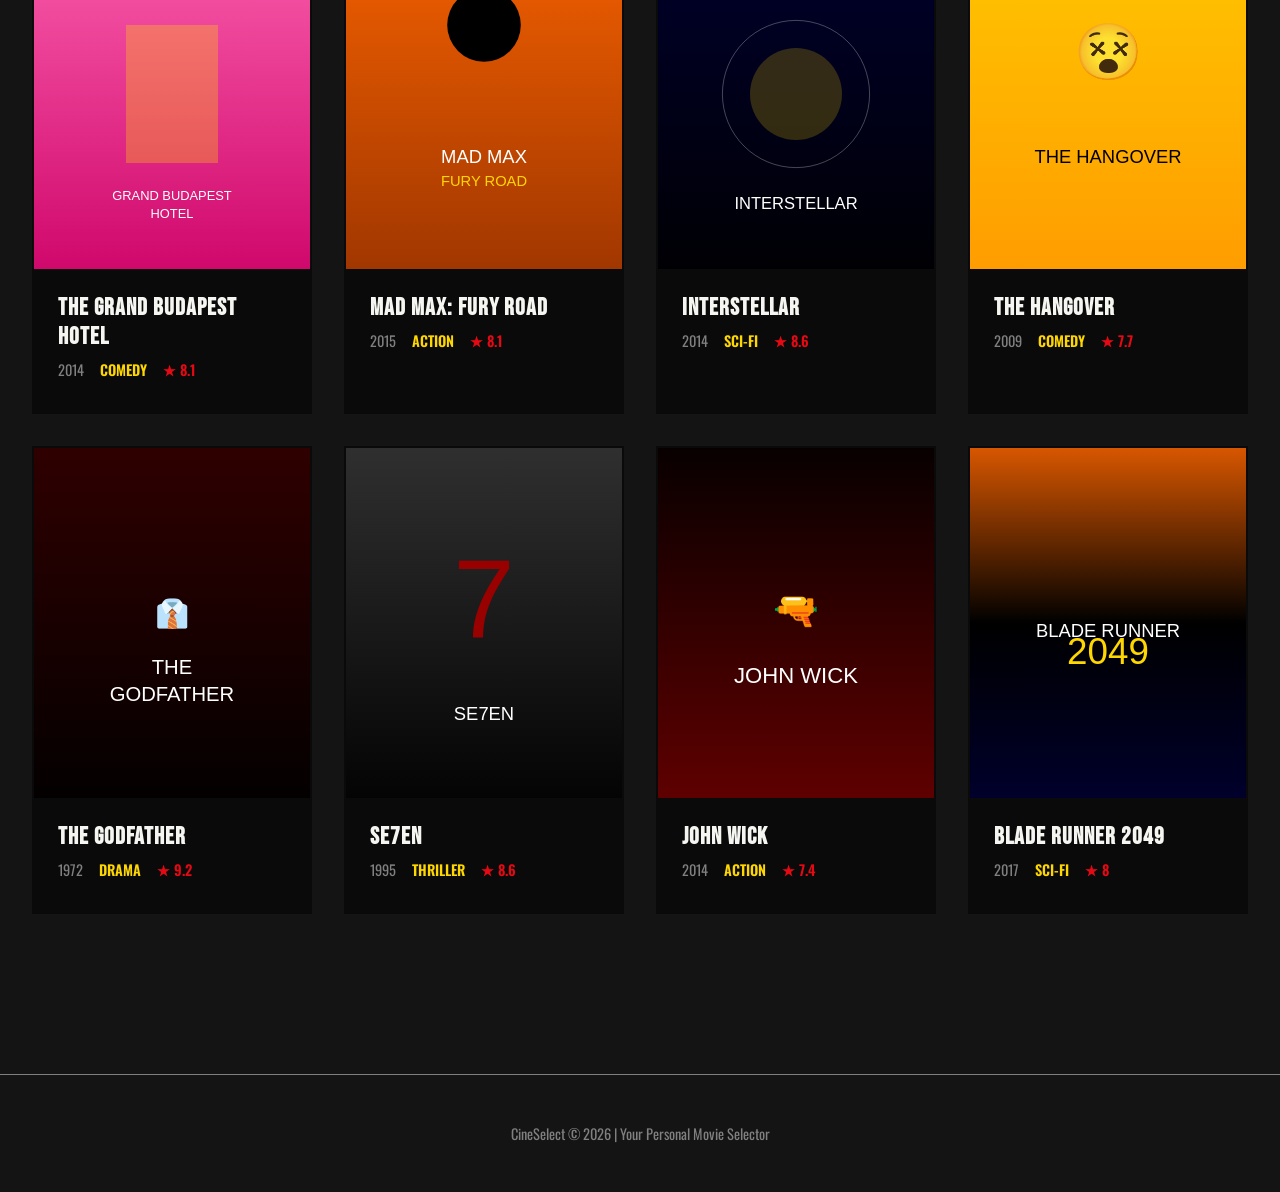
<file: Project-2.html>
<!DOCTYPE html>
<html lang="en">
<head>
    <meta charset="UTF-8">
    <meta name="viewport" content="width=device-width, initial-scale=1.0">
    <title>CineSelect - Movie Selector</title>
    <link href="https://fonts.googleapis.com/css2?family=Bebas+Neue&family=Oswald:wght@300;400;600&display=swap" rel="stylesheet">
    <style>
        * {
            margin: 0;
            padding: 0;
            box-sizing: border-box;
        }

        :root {
            --primary: #e50914;
            --dark: #141414;
            --darker: #0a0a0a;
            --light: #f5f5f1;
            --accent: #ffd700;
            --gray: #808080;
        }

        body {
            font-family: 'Oswald', sans-serif;
            background: var(--dark);
            color: var(--light);
            min-height: 100vh;
            overflow-x: hidden;
        }

        /* Film grain effect */
        body::before {
            content: '';
            position: fixed;
            top: 0;
            left: 0;
            width: 100%;
            height: 100%;
            background-image: url('data:image/svg+xml;utf8,<svg xmlns="http://www.w3.org/2000/svg" width="200" height="200"><filter id="noise"><feTurbulence type="fractalNoise" baseFrequency="0.9" numOctaves="4" stitchTiles="stitch"/></filter><rect width="100%" height="100%" filter="url(%23noise)" opacity="0.05"/></svg>');
            pointer-events: none;
            z-index: 1000;
            opacity: 0.3;
        }

        .container {
            max-width: 1400px;
            margin: 0 auto;
            padding: 0 2rem;
        }

        /* Header */
        header {
            background: linear-gradient(180deg, var(--darker) 0%, transparent 100%);
            padding: 2rem 0;
            position: sticky;
            top: 0;
            z-index: 100;
            backdrop-filter: blur(10px);
        }

        .header-content {
            display: flex;
            justify-content: space-between;
            align-items: center;
        }

        .logo {
            font-family: 'Bebas Neue', cursive;
            font-size: 3rem;
            letter-spacing: 3px;
            background: linear-gradient(90deg, var(--primary), var(--accent));
            -webkit-background-clip: text;
            -webkit-text-fill-color: transparent;
            background-clip: text;
            text-shadow: 0 0 20px rgba(229, 9, 20, 0.5);
        }

        /* Hero Section */
        .hero {
            text-align: center;
            padding: 4rem 0 3rem;
        }

        .hero h1 {
            font-family: 'Bebas Neue', cursive;
            font-size: 4rem;
            letter-spacing: 5px;
            margin-bottom: 1rem;
            animation: fadeInDown 1s ease-out;
        }

        .hero p {
            font-size: 1.2rem;
            color: var(--gray);
            font-weight: 300;
            animation: fadeInUp 1s ease-out 0.2s backwards;
        }

        @keyframes fadeInDown {
            from {
                opacity: 0;
                transform: translateY(-30px);
            }
            to {
                opacity: 1;
                transform: translateY(0);
            }
        }

        @keyframes fadeInUp {
            from {
                opacity: 0;
                transform: translateY(30px);
            }
            to {
                opacity: 1;
                transform: translateY(0);
            }
        }

        /* Filters */
        .filters {
            display: flex;
            justify-content: center;
            gap: 1rem;
            margin: 3rem 0;
            flex-wrap: wrap;
            animation: fadeIn 1s ease-out 0.4s backwards;
        }

        @keyframes fadeIn {
            from { opacity: 0; }
            to { opacity: 1; }
        }

        .filter-btn {
            padding: 0.8rem 2rem;
            background: transparent;
            border: 2px solid var(--gray);
            color: var(--light);
            font-family: 'Oswald', sans-serif;
            font-size: 1rem;
            font-weight: 400;
            cursor: pointer;
            transition: all 0.3s;
            text-transform: uppercase;
            letter-spacing: 2px;
            position: relative;
            overflow: hidden;
        }

        .filter-btn::before {
            content: '';
            position: absolute;
            top: 0;
            left: -100%;
            width: 100%;
            height: 100%;
            background: var(--primary);
            transition: left 0.3s;
            z-index: -1;
        }

        .filter-btn:hover::before,
        .filter-btn.active::before {
            left: 0;
        }

        .filter-btn:hover,
        .filter-btn.active {
            border-color: var(--primary);
            color: var(--light);
            transform: translateY(-2px);
        }

        /* Random Selector */
        .random-section {
            text-align: center;
            margin: 3rem 0;
            padding: 3rem;
            background: linear-gradient(135deg, rgba(229, 9, 20, 0.1), rgba(255, 215, 0, 0.1));
            border: 2px solid var(--primary);
            border-radius: 0;
            position: relative;
        }

        .random-section::before,
        .random-section::after {
            content: '';
            position: absolute;
            width: 20px;
            height: 20px;
            border: 2px solid var(--accent);
        }

        .random-section::before {
            top: -2px;
            left: -2px;
            border-right: none;
            border-bottom: none;
        }

        .random-section::after {
            bottom: -2px;
            right: -2px;
            border-left: none;
            border-top: none;
        }

        .random-btn {
            padding: 1.2rem 3rem;
            background: var(--primary);
            border: none;
            color: var(--light);
            font-family: 'Bebas Neue', cursive;
            font-size: 1.8rem;
            letter-spacing: 3px;
            cursor: pointer;
            transition: all 0.3s;
            box-shadow: 0 4px 15px rgba(229, 9, 20, 0.4);
        }

        .random-btn:hover {
            background: #ff0a1a;
            transform: scale(1.05);
            box-shadow: 0 6px 25px rgba(229, 9, 20, 0.6);
        }

        .random-btn:active {
            transform: scale(0.98);
        }

        .selected-movie {
            margin-top: 2rem;
            min-height: 100px;
            display: flex;
            align-items: center;
            justify-content: center;
        }

        .selected-movie.show {
            animation: movieReveal 0.8s ease-out;
        }

        @keyframes movieReveal {
            0% {
                opacity: 0;
                transform: scale(0.8) rotateX(90deg);
            }
            60% {
                transform: scale(1.1) rotateX(0);
            }
            100% {
                opacity: 1;
                transform: scale(1) rotateX(0);
            }
        }

        .selected-movie h2 {
            font-family: 'Bebas Neue', cursive;
            font-size: 3rem;
            color: var(--accent);
            text-shadow: 2px 2px 0 var(--primary), 4px 4px 10px rgba(0,0,0,0.5);
            letter-spacing: 3px;
        }

        /* Movies Grid */
        .movies-section {
            padding: 3rem 0;
        }

        .section-title {
            font-family: 'Bebas Neue', cursive;
            font-size: 2.5rem;
            letter-spacing: 3px;
            margin-bottom: 2rem;
            text-align: center;
            color: var(--accent);
        }

        .movies-grid {
            display: grid;
            grid-template-columns: repeat(auto-fill, minmax(250px, 1fr));
            gap: 2rem;
            margin-bottom: 3rem;
        }

        .movie-card {
            background: var(--darker);
            border: 2px solid transparent;
            overflow: hidden;
            cursor: pointer;
            transition: all 0.4s;
            position: relative;
            animation: fadeInUp 0.6s ease-out backwards;
        }

        .movie-card:nth-child(1) { animation-delay: 0.1s; }
        .movie-card:nth-child(2) { animation-delay: 0.2s; }
        .movie-card:nth-child(3) { animation-delay: 0.3s; }
        .movie-card:nth-child(4) { animation-delay: 0.4s; }
        .movie-card:nth-child(5) { animation-delay: 0.5s; }
        .movie-card:nth-child(6) { animation-delay: 0.6s; }

        .movie-card::before {
            content: '';
            position: absolute;
            top: 0;
            left: 0;
            width: 100%;
            height: 100%;
            background: linear-gradient(180deg, transparent 0%, var(--primary) 100%);
            opacity: 0;
            transition: opacity 0.4s;
        }

        .movie-card:hover {
            border-color: var(--primary);
            transform: translateY(-10px) scale(1.03);
            box-shadow: 0 10px 40px rgba(229, 9, 20, 0.5);
        }

        .movie-card:hover::before {
            opacity: 0.7;
        }

        .movie-poster {
            width: 100%;
            height: 350px;
            object-fit: cover;
            display: block;
        }

        .movie-info {
            padding: 1.5rem;
            position: relative;
            z-index: 1;
        }

        .movie-title {
            font-family: 'Bebas Neue', cursive;
            font-size: 1.5rem;
            margin-bottom: 0.5rem;
            letter-spacing: 1px;
        }

        .movie-meta {
            display: flex;
            gap: 1rem;
            font-size: 0.9rem;
            color: var(--gray);
            margin-bottom: 0.5rem;
        }

        .movie-genre {
            color: var(--accent);
            font-weight: 600;
        }

        .movie-rating {
            color: var(--primary);
            font-weight: 600;
        }

        .movie-rating::before {
            content: '★ ';
        }

        /* Empty State */
        .empty-state {
            text-align: center;
            padding: 4rem 2rem;
            color: var(--gray);
        }

        .empty-state-icon {
            font-size: 5rem;
            margin-bottom: 1rem;
            opacity: 0.3;
        }

        /* Footer */
        footer {
            text-align: center;
            padding: 3rem 0;
            border-top: 1px solid var(--gray);
            margin-top: 4rem;
            color: var(--gray);
            font-size: 0.9rem;
        }

        /* Responsive */
        @media (max-width: 768px) {
            .logo {
                font-size: 2rem;
            }

            .hero h1 {
                font-size: 2.5rem;
            }

            .movies-grid {
                grid-template-columns: repeat(auto-fill, minmax(150px, 1fr));
                gap: 1rem;
            }

            .movie-poster {
                height: 250px;
            }

            .filters {
                gap: 0.5rem;
            }

            .filter-btn {
                padding: 0.6rem 1.2rem;
                font-size: 0.9rem;
            }

            .random-section {
                padding: 2rem 1rem;
            }

            .selected-movie h2 {
                font-size: 2rem;
            }
        }

        /* Loading Animation */
        .spinning {
            animation: spin 0.5s linear;
        }

        @keyframes spin {
            from { transform: rotate(0deg); }
            to { transform: rotate(360deg); }
        }
    </style>
</head>
<body>
    <!-- Header -->
    <header>
        <div class="container">
            <div class="header-content">
                <div class="logo">🎬 CINESELECT</div>
            </div>
        </div>
    </header>

    <!-- Hero -->
    <section class="hero">
        <div class="container">
            <h1>WHAT TO WATCH TONIGHT?</h1>
            <p>Let us help you pick the perfect movie</p>
        </div>
    </section>

    <!-- Filters -->
    <section class="filters-section">
        <div class="container">
            <div class="filters">
                <button class="filter-btn active" data-genre="all">All Movies</button>
                <button class="filter-btn" data-genre="action">Action</button>
                <button class="filter-btn" data-genre="comedy">Comedy</button>
                <button class="filter-btn" data-genre="drama">Drama</button>
                <button class="filter-btn" data-genre="sci-fi">Sci-Fi</button>
                <button class="filter-btn" data-genre="thriller">Thriller</button>
            </div>
        </div>
    </section>

    <!-- Random Selector -->
    <section class="random-section">
        <div class="container">
            <button class="random-btn" onclick="selectRandomMovie()">🎲 PICK RANDOM MOVIE</button>
            <div class="selected-movie" id="selectedMovie"></div>
        </div>
    </section>

    <!-- Movies Grid -->
    <section class="movies-section">
        <div class="container">
            <h2 class="section-title">Browse Movies</h2>
            <div class="movies-grid" id="moviesGrid">
                <!-- Movies will be inserted here -->
            </div>
        </div>
    </section>

    <!-- Footer -->
    <footer>
        <div class="container">
            <p>CineSelect &copy; 2026 | Your Personal Movie Selector</p>
        </div>
    </footer>

    <script>
        // Movie Database
        const movies = [
            {
                id: 1,
                title: "The Dark Knight",
                genre: "action",
                year: 2008,
                rating: 9.0,
                poster: "data:image/svg+xml,%3Csvg xmlns='http://www.w3.org/2000/svg' width='300' height='450'%3E%3Cdefs%3E%3ClinearGradient id='g1' x1='0%25' y1='0%25' x2='0%25' y2='100%25'%3E%3Cstop offset='0%25' style='stop-color:%231a1a1a'/%3E%3Cstop offset='100%25' style='stop-color:%23000000'/%3E%3C/linearGradient%3E%3C/defs%3E%3Crect fill='url(%23g1)' width='300' height='450'/%3E%3Ctext x='150' y='225' font-family='Arial' font-size='24' fill='%23ffd700' text-anchor='middle'%3E★%3C/text%3E%3Ctext x='150' y='260' font-family='Arial' font-size='16' fill='%23ffffff' text-anchor='middle'%3ETHE DARK%3C/text%3E%3Ctext x='150' y='280' font-family='Arial' font-size='16' fill='%23ffffff' text-anchor='middle'%3EKNIGHT%3C/text%3E%3C/svg%3E"
            },
            {
                id: 2,
                title: "Inception",
                genre: "sci-fi",
                year: 2010,
                rating: 8.8,
                poster: "data:image/svg+xml,%3Csvg xmlns='http://www.w3.org/2000/svg' width='300' height='450'%3E%3Cdefs%3E%3ClinearGradient id='g2' x1='0%25' y1='0%25' x2='0%25' y2='100%25'%3E%3Cstop offset='0%25' style='stop-color:%23003366'/%3E%3Cstop offset='100%25' style='stop-color:%23001a33'/%3E%3C/linearGradient%3E%3C/defs%3E%3Crect fill='url(%23g2)' width='300' height='450'/%3E%3Ccircle cx='150' cy='225' r='60' fill='none' stroke='%23ffd700' stroke-width='2'/%3E%3Ctext x='150' y='320' font-family='Arial' font-size='20' fill='%23ffffff' text-anchor='middle'%3EINCEPTION%3C/text%3E%3C/svg%3E"
            },
            {
                id: 3,
                title: "The Shawshank Redemption",
                genre: "drama",
                year: 1994,
                rating: 9.3,
                poster: "data:image/svg+xml,%3Csvg xmlns='http://www.w3.org/2000/svg' width='300' height='450'%3E%3Cdefs%3E%3ClinearGradient id='g3' x1='0%25' y1='0%25' x2='0%25' y2='100%25'%3E%3Cstop offset='0%25' style='stop-color:%23333333'/%3E%3Cstop offset='100%25' style='stop-color:%23111111'/%3E%3C/linearGradient%3E%3C/defs%3E%3Crect fill='url(%23g3)' width='300' height='450'/%3E%3Crect x='120' y='150' width='60' height='150' fill='none' stroke='%23ffd700' stroke-width='3'/%3E%3Ctext x='150' y='330' font-family='Arial' font-size='14' fill='%23ffffff' text-anchor='middle'%3ESHAWSHANK%3C/text%3E%3Ctext x='150' y='350' font-family='Arial' font-size='14' fill='%23ffffff' text-anchor='middle'%3EREDEMPTION%3C/text%3E%3C/svg%3E"
            },
            {
                id: 4,
                title: "Pulp Fiction",
                genre: "thriller",
                year: 1994,
                rating: 8.9,
                poster: "data:image/svg+xml,%3Csvg xmlns='http://www.w3.org/2000/svg' width='300' height='450'%3E%3Cdefs%3E%3ClinearGradient id='g4' x1='0%25' y1='0%25' x2='0%25' y2='100%25'%3E%3Cstop offset='0%25' style='stop-color:%23990000'/%3E%3Cstop offset='100%25' style='stop-color:%23330000'/%3E%3C/linearGradient%3E%3C/defs%3E%3Crect fill='url(%23g4)' width='300' height='450'/%3E%3Ctext x='150' y='225' font-family='Arial' font-size='40' fill='%23ffd700' text-anchor='middle'%3EP%3C/text%3E%3Ctext x='150' y='270' font-family='Arial' font-size='18' fill='%23ffffff' text-anchor='middle'%3EPULP FICTION%3C/text%3E%3C/svg%3E"
            },
            {
                id: 5,
                title: "The Grand Budapest Hotel",
                genre: "comedy",
                year: 2014,
                rating: 8.1,
                poster: "data:image/svg+xml,%3Csvg xmlns='http://www.w3.org/2000/svg' width='300' height='450'%3E%3Cdefs%3E%3ClinearGradient id='g5' x1='0%25' y1='0%25' x2='0%25' y2='100%25'%3E%3Cstop offset='0%25' style='stop-color:%23ff69b4'/%3E%3Cstop offset='100%25' style='stop-color:%23cc0066'/%3E%3C/linearGradient%3E%3C/defs%3E%3Crect fill='url(%23g5)' width='300' height='450'/%3E%3Crect x='100' y='150' width='100' height='150' fill='%23ffd700' opacity='0.3'/%3E%3Ctext x='150' y='340' font-family='Arial' font-size='14' fill='%23ffffff' text-anchor='middle'%3EGRAND BUDAPEST%3C/text%3E%3Ctext x='150' y='360' font-family='Arial' font-size='14' fill='%23ffffff' text-anchor='middle'%3EHOTEL%3C/text%3E%3C/svg%3E"
            },
            {
                id: 6,
                title: "Mad Max: Fury Road",
                genre: "action",
                year: 2015,
                rating: 8.1,
                poster: "data:image/svg+xml,%3Csvg xmlns='http://www.w3.org/2000/svg' width='300' height='450'%3E%3Cdefs%3E%3ClinearGradient id='g6' x1='0%25' y1='0%25' x2='0%25' y2='100%25'%3E%3Cstop offset='0%25' style='stop-color:%23ff6600'/%3E%3Cstop offset='100%25' style='stop-color:%23993300'/%3E%3C/linearGradient%3E%3C/defs%3E%3Crect fill='url(%23g6)' width='300' height='450'/%3E%3Ccircle cx='150' cy='150' r='40' fill='%23000000'/%3E%3Ctext x='150' y='300' font-family='Arial' font-size='20' fill='%23ffffff' text-anchor='middle'%3EMAD MAX%3C/text%3E%3Ctext x='150' y='325' font-family='Arial' font-size='16' fill='%23ffd700' text-anchor='middle'%3EFURY ROAD%3C/text%3E%3C/svg%3E"
            },
            {
                id: 7,
                title: "Interstellar",
                genre: "sci-fi",
                year: 2014,
                rating: 8.6,
                poster: "data:image/svg+xml,%3Csvg xmlns='http://www.w3.org/2000/svg' width='300' height='450'%3E%3Cdefs%3E%3ClinearGradient id='g7' x1='0%25' y1='0%25' x2='0%25' y2='100%25'%3E%3Cstop offset='0%25' style='stop-color:%23000033'/%3E%3Cstop offset='100%25' style='stop-color:%23000000'/%3E%3C/linearGradient%3E%3C/defs%3E%3Crect fill='url(%23g7)' width='300' height='450'/%3E%3Ccircle cx='150' cy='225' r='80' fill='none' stroke='%23ffffff' stroke-width='1' opacity='0.3'/%3E%3Ccircle cx='150' cy='225' r='50' fill='%23ffd700' opacity='0.2'/%3E%3Ctext x='150' y='350' font-family='Arial' font-size='18' fill='%23ffffff' text-anchor='middle'%3EINTERSTELLAR%3C/text%3E%3C/svg%3E"
            },
            {
                id: 8,
                title: "The Hangover",
                genre: "comedy",
                year: 2009,
                rating: 7.7,
                poster: "data:image/svg+xml,%3Csvg xmlns='http://www.w3.org/2000/svg' width='300' height='450'%3E%3Cdefs%3E%3ClinearGradient id='g8' x1='0%25' y1='0%25' x2='0%25' y2='100%25'%3E%3Cstop offset='0%25' style='stop-color:%23ffcc00'/%3E%3Cstop offset='100%25' style='stop-color:%23ff9900'/%3E%3C/linearGradient%3E%3C/defs%3E%3Crect fill='url(%23g8)' width='300' height='450'/%3E%3Ctext x='150' y='200' font-family='Arial' font-size='60' text-anchor='middle'%3E😵%3C/text%3E%3Ctext x='150' y='300' font-family='Arial' font-size='20' fill='%23000000' text-anchor='middle'%3ETHE HANGOVER%3C/text%3E%3C/svg%3E"
            },
            {
                id: 9,
                title: "The Godfather",
                genre: "drama",
                year: 1972,
                rating: 9.2,
                poster: "data:image/svg+xml,%3Csvg xmlns='http://www.w3.org/2000/svg' width='300' height='450'%3E%3Cdefs%3E%3ClinearGradient id='g9' x1='0%25' y1='0%25' x2='0%25' y2='100%25'%3E%3Cstop offset='0%25' style='stop-color:%23330000'/%3E%3Cstop offset='100%25' style='stop-color:%23000000'/%3E%3C/linearGradient%3E%3C/defs%3E%3Crect fill='url(%23g9)' width='300' height='450'/%3E%3Ctext x='150' y='225' font-family='Arial' font-size='30' fill='%23ffd700' text-anchor='middle'%3E👔%3C/text%3E%3Ctext x='150' y='280' font-family='Arial' font-size='22' fill='%23ffffff' text-anchor='middle'%3ETHE%3C/text%3E%3Ctext x='150' y='310' font-family='Arial' font-size='22' fill='%23ffffff' text-anchor='middle'%3EGODFATHER%3C/text%3E%3C/svg%3E"
            },
            {
                id: 10,
                title: "Se7en",
                genre: "thriller",
                year: 1995,
                rating: 8.6,
                poster: "data:image/svg+xml,%3Csvg xmlns='http://www.w3.org/2000/svg' width='300' height='450'%3E%3Cdefs%3E%3ClinearGradient id='g10' x1='0%25' y1='0%25' x2='0%25' y2='100%25'%3E%3Cstop offset='0%25' style='stop-color:%23333333'/%3E%3Cstop offset='100%25' style='stop-color:%23000000'/%3E%3C/linearGradient%3E%3C/defs%3E%3Crect fill='url(%23g10)' width='300' height='450'/%3E%3Ctext x='150' y='240' font-family='Arial' font-size='120' fill='%23990000' text-anchor='middle'%3E7%3C/text%3E%3Ctext x='150' y='330' font-family='Arial' font-size='20' fill='%23ffffff' text-anchor='middle'%3ESE7EN%3C/text%3E%3C/svg%3E"
            },
            {
                id: 11,
                title: "John Wick",
                genre: "action",
                year: 2014,
                rating: 7.4,
                poster: "data:image/svg+xml,%3Csvg xmlns='http://www.w3.org/2000/svg' width='300' height='450'%3E%3Cdefs%3E%3ClinearGradient id='g11' x1='0%25' y1='0%25' x2='0%25' y2='100%25'%3E%3Cstop offset='0%25' style='stop-color:%23000000'/%3E%3Cstop offset='100%25' style='stop-color:%23660000'/%3E%3C/linearGradient%3E%3C/defs%3E%3Crect fill='url(%23g11)' width='300' height='450'/%3E%3Ctext x='150' y='225' font-family='Arial' font-size='40' fill='%23ffd700' text-anchor='middle'%3E🔫%3C/text%3E%3Ctext x='150' y='290' font-family='Arial' font-size='24' fill='%23ffffff' text-anchor='middle'%3EJOHN WICK%3C/text%3E%3C/svg%3E"
            },
            {
                id: 12,
                title: "Blade Runner 2049",
                genre: "sci-fi",
                year: 2017,
                rating: 8.0,
                poster: "data:image/svg+xml,%3Csvg xmlns='http://www.w3.org/2000/svg' width='300' height='450'%3E%3Cdefs%3E%3ClinearGradient id='g12' x1='0%25' y1='0%25' x2='0%25' y2='100%25'%3E%3Cstop offset='0%25' style='stop-color:%23ff6600'/%3E%3Cstop offset='50%25' style='stop-color=%23cc00ff'/%3E%3Cstop offset='100%25' style='stop-color:%23000033'/%3E%3C/linearGradient%3E%3C/defs%3E%3Crect fill='url(%23g12)' width='300' height='450'/%3E%3Ctext x='150' y='240' font-family='Arial' font-size='20' fill='%23ffffff' text-anchor='middle'%3EBLADE RUNNER%3C/text%3E%3Ctext x='150' y='270' font-family='Arial' font-size='40' fill='%23ffd700' text-anchor='middle'%3E2049%3C/text%3E%3C/svg%3E"
            }
        ];

        let currentFilter = 'all';
        let filteredMovies = [...movies];

        // Initialize
        function init() {
            renderMovies(movies);
            setupFilters();
        }

        // Setup filters
        function setupFilters() {
            const filterButtons = document.querySelectorAll('.filter-btn');
            filterButtons.forEach(btn => {
                btn.addEventListener('click', function() {
                    filterButtons.forEach(b => b.classList.remove('active'));
                    this.classList.add('active');
                    currentFilter = this.dataset.genre;
                    filterMovies(currentFilter);
                });
            });
        }

        // Filter movies
        function filterMovies(genre) {
            if (genre === 'all') {
                filteredMovies = [...movies];
            } else {
                filteredMovies = movies.filter(movie => movie.genre === genre);
            }
            renderMovies(filteredMovies);
        }

        // Render movies
        function renderMovies(moviesToRender) {
            const grid = document.getElementById('moviesGrid');
            
            if (moviesToRender.length === 0) {
                grid.innerHTML = `
                    <div class="empty-state">
                        <div class="empty-state-icon">🎬</div>
                        <p>No movies found in this category</p>
                    </div>
                `;
                return;
            }

            grid.innerHTML = moviesToRender.map(movie => `
                <div class="movie-card" onclick="selectMovie('${movie.title}')">
                    <img src="${movie.poster}" alt="${movie.title}" class="movie-poster">
                    <div class="movie-info">
                        <h3 class="movie-title">${movie.title}</h3>
                        <div class="movie-meta">
                            <span class="movie-year">${movie.year}</span>
                            <span class="movie-genre">${movie.genre.toUpperCase()}</span>
                            <span class="movie-rating">${movie.rating}</span>
                        </div>
                    </div>
                </div>
            `).join('');
        }

        // Select random movie
        function selectRandomMovie() {
            const btn = event.target;
            btn.classList.add('spinning');
            
            setTimeout(() => {
                btn.classList.remove('spinning');
                const randomMovie = filteredMovies[Math.floor(Math.random() * filteredMovies.length)];
                displaySelectedMovie(randomMovie.title);
            }, 500);
        }

        // Select specific movie
        function selectMovie(title) {
            displaySelectedMovie(title);
            window.scrollTo({ top: 0, behavior: 'smooth' });
        }

        // Display selected movie
        function displaySelectedMovie(title) {
            const selectedDiv = document.getElementById('selectedMovie');
            selectedDiv.classList.remove('show');
            
            setTimeout(() => {
                selectedDiv.innerHTML = `<h2>${title}</h2>`;
                selectedDiv.classList.add('show');
            }, 100);
        }

        // Initialize app
        init();
    </script>
</body>
</html>
</file>
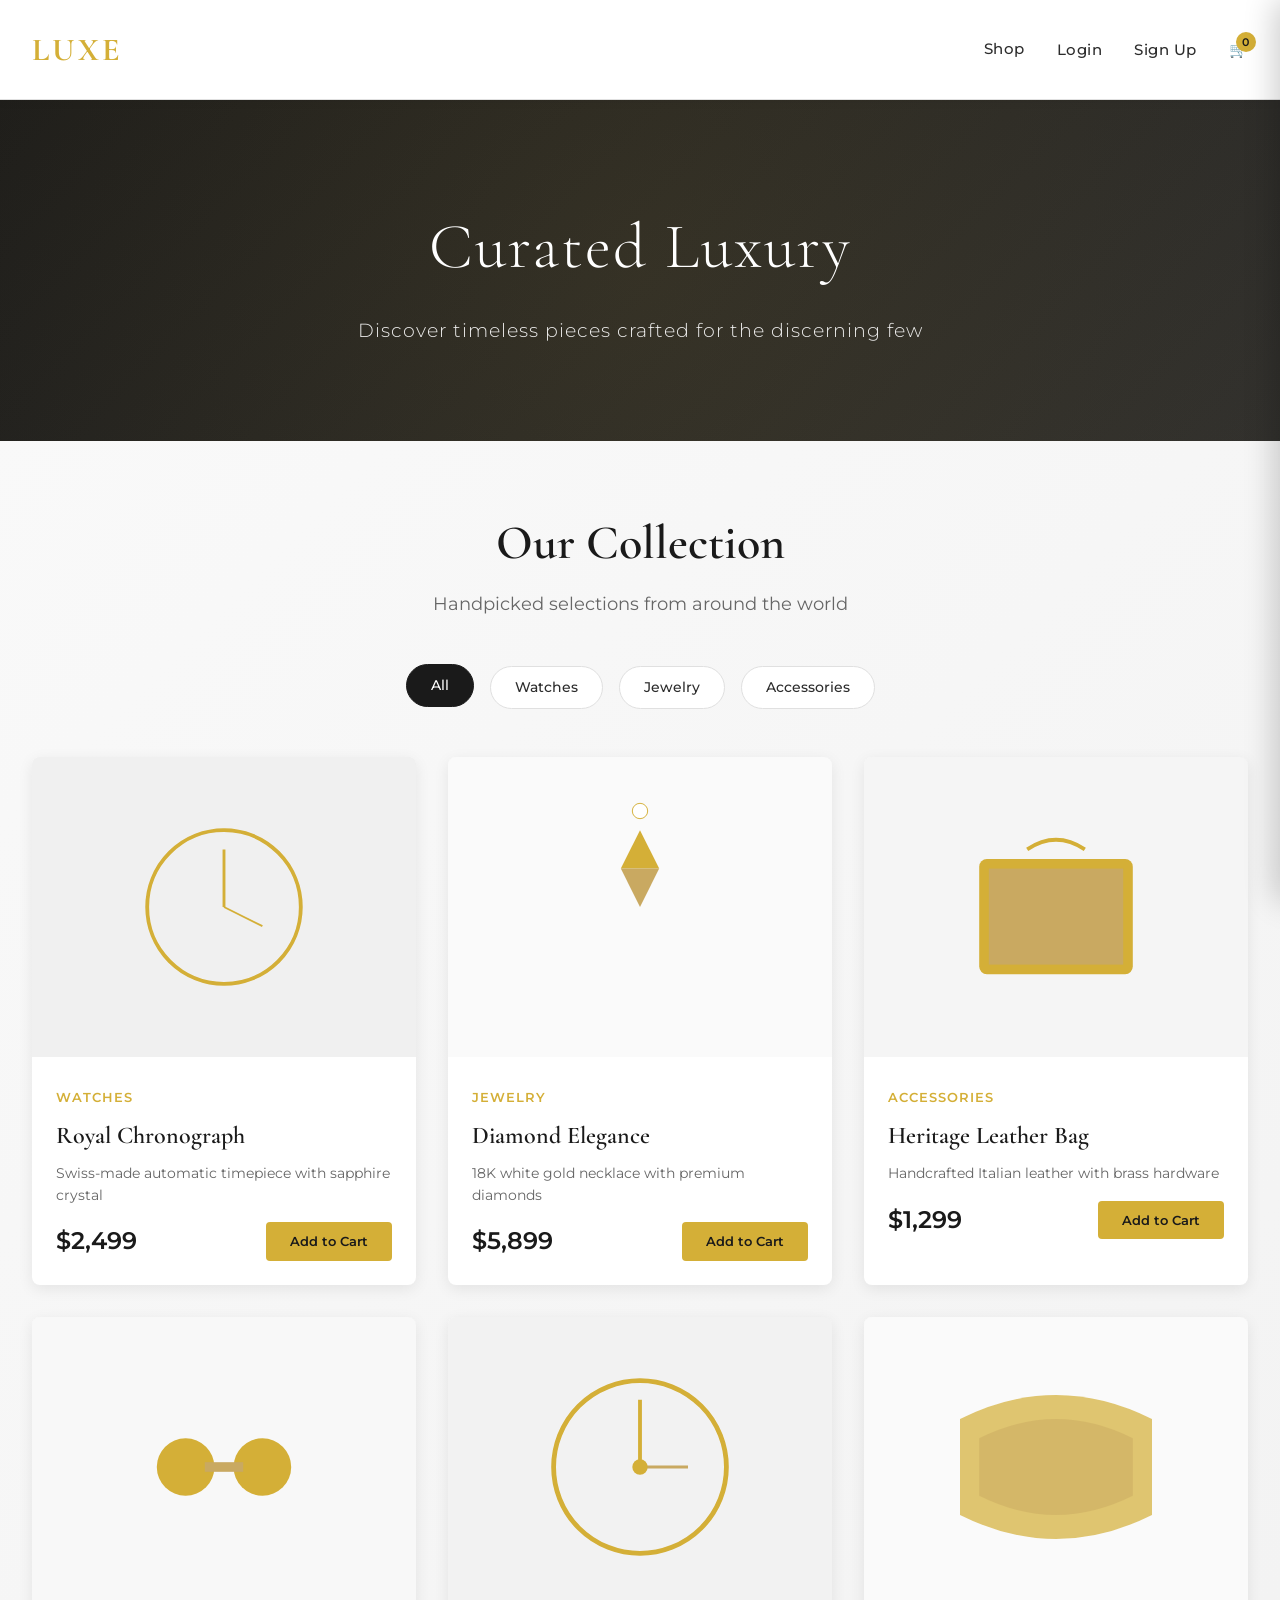
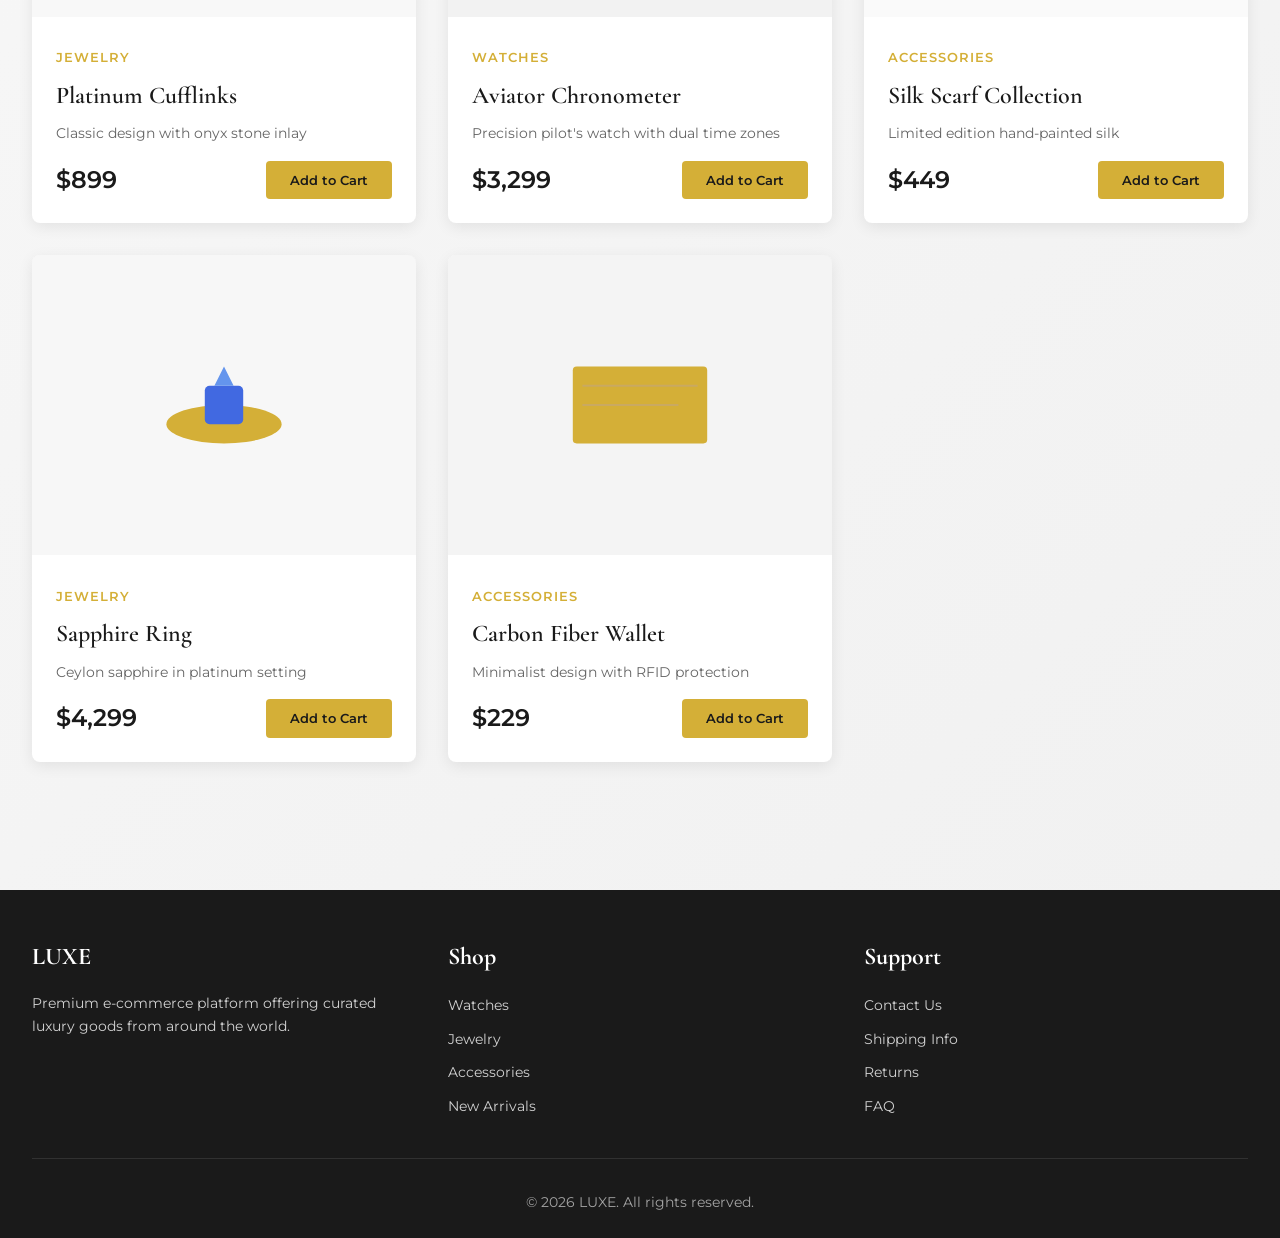
<file: project1.html>
<!DOCTYPE html>
<html lang="en">
<head>
    <meta charset="UTF-8">
    <meta name="viewport" content="width=device-width, initial-scale=1.0">
    <title>LUXE - Premium E-Commerce</title>
    <link href="https://fonts.googleapis.com/css2?family=Cormorant+Garamond:wght@300;400;600;700&family=Montserrat:wght@300;400;500;600&display=swap" rel="stylesheet">
    <style>
        * {
            margin: 0;
            padding: 0;
            box-sizing: border-box;
        }

        :root {
            --primary: #1a1a1a;
            --secondary: #d4af37;
            --accent: #c9a961;
            --background: #fafafa;
            --text: #2c2c2c;
            --text-light: #666;
            --border: #e0e0e0;
            --success: #2d7a3e;
            --error: #c1272d;
            --card-bg: #ffffff;
        }

        body {
            font-family: 'Montserrat', sans-serif;
            background: linear-gradient(135deg, #fafafa 0%, #f0f0f0 100%);
            color: var(--text);
            line-height: 1.6;
            min-height: 100vh;
        }

        .container {
            max-width: 1400px;
            margin: 0 auto;
            padding: 0 2rem;
        }

        /* Header */
        header {
            background: var(--card-bg);
            border-bottom: 1px solid var(--border);
            position: sticky;
            top: 0;
            z-index: 1000;
            box-shadow: 0 2px 10px rgba(0,0,0,0.05);
        }

        nav {
            display: flex;
            justify-content: space-between;
            align-items: center;
            padding: 1.5rem 0;
        }

        .logo {
            font-family: 'Cormorant Garamond', serif;
            font-size: 2rem;
            font-weight: 700;
            letter-spacing: 3px;
            color: var(--primary);
            text-decoration: none;
        }

        .logo span {
            color: var(--secondary);
        }

        .nav-links {
            display: flex;
            gap: 2rem;
            align-items: center;
        }

        .nav-links button,
        .nav-links a {
            background: none;
            border: none;
            font-family: 'Montserrat', sans-serif;
            font-size: 0.95rem;
            font-weight: 500;
            color: var(--text);
            cursor: pointer;
            position: relative;
            transition: color 0.3s;
            text-decoration: none;
            letter-spacing: 0.5px;
        }

        .nav-links button:hover,
        .nav-links a:hover {
            color: var(--secondary);
        }

        .cart-icon {
            position: relative;
        }

        .cart-badge {
            position: absolute;
            top: -8px;
            right: -8px;
            background: var(--secondary);
            color: var(--primary);
            border-radius: 50%;
            width: 20px;
            height: 20px;
            display: flex;
            align-items: center;
            justify-content: center;
            font-size: 0.7rem;
            font-weight: 600;
        }

        /* Hero Section */
        .hero {
            background: linear-gradient(135deg, var(--primary) 0%, #2d2d2d 100%);
            color: white;
            padding: 6rem 0;
            text-align: center;
            position: relative;
            overflow: hidden;
        }

        .hero::before {
            content: '';
            position: absolute;
            width: 200%;
            height: 200%;
            background: radial-gradient(circle, rgba(212,175,55,0.1) 0%, transparent 70%);
            top: -50%;
            left: -50%;
            animation: heroGlow 15s infinite alternate;
        }

        @keyframes heroGlow {
            0% { transform: translate(0, 0) scale(1); }
            100% { transform: translate(10%, 10%) scale(1.1); }
        }

        .hero-content {
            position: relative;
            z-index: 1;
        }

        .hero h1 {
            font-family: 'Cormorant Garamond', serif;
            font-size: 4rem;
            font-weight: 300;
            margin-bottom: 1rem;
            letter-spacing: 2px;
            animation: fadeInUp 1s ease-out;
        }

        .hero p {
            font-size: 1.2rem;
            font-weight: 300;
            letter-spacing: 1px;
            opacity: 0.9;
            animation: fadeInUp 1s ease-out 0.2s backwards;
        }

        @keyframes fadeInUp {
            from {
                opacity: 0;
                transform: translateY(30px);
            }
            to {
                opacity: 1;
                transform: translateY(0);
            }
        }

        /* Auth Modal */
        .modal {
            display: none;
            position: fixed;
            top: 0;
            left: 0;
            width: 100%;
            height: 100%;
            background: rgba(0, 0, 0, 0.7);
            backdrop-filter: blur(5px);
            z-index: 2000;
            animation: fadeIn 0.3s;
        }

        .modal.active {
            display: flex;
            align-items: center;
            justify-content: center;
        }

        @keyframes fadeIn {
            from { opacity: 0; }
            to { opacity: 1; }
        }

        .modal-content {
            background: var(--card-bg);
            padding: 3rem;
            border-radius: 8px;
            max-width: 450px;
            width: 90%;
            box-shadow: 0 20px 60px rgba(0,0,0,0.3);
            animation: slideUp 0.4s ease-out;
        }

        @keyframes slideUp {
            from {
                opacity: 0;
                transform: translateY(50px);
            }
            to {
                opacity: 1;
                transform: translateY(0);
            }
        }

        .modal-header {
            display: flex;
            justify-content: space-between;
            align-items: center;
            margin-bottom: 2rem;
        }

        .modal-header h2 {
            font-family: 'Cormorant Garamond', serif;
            font-size: 2rem;
            font-weight: 600;
            color: var(--primary);
        }

        .close-btn {
            background: none;
            border: none;
            font-size: 1.5rem;
            cursor: pointer;
            color: var(--text-light);
            transition: color 0.3s;
        }

        .close-btn:hover {
            color: var(--primary);
        }

        .form-group {
            margin-bottom: 1.5rem;
        }

        .form-group label {
            display: block;
            margin-bottom: 0.5rem;
            font-size: 0.9rem;
            font-weight: 500;
            color: var(--text);
        }

        .form-group input {
            width: 100%;
            padding: 0.9rem;
            border: 1px solid var(--border);
            border-radius: 4px;
            font-family: 'Montserrat', sans-serif;
            font-size: 0.95rem;
            transition: border-color 0.3s;
        }

        .form-group input:focus {
            outline: none;
            border-color: var(--secondary);
        }

        .btn {
            padding: 0.9rem 2rem;
            border: none;
            border-radius: 4px;
            font-family: 'Montserrat', sans-serif;
            font-size: 0.95rem;
            font-weight: 500;
            cursor: pointer;
            transition: all 0.3s;
            letter-spacing: 0.5px;
        }

        .btn-primary {
            background: var(--primary);
            color: white;
            width: 100%;
        }

        .btn-primary:hover {
            background: var(--secondary);
            color: var(--primary);
            transform: translateY(-2px);
            box-shadow: 0 4px 12px rgba(212,175,55,0.4);
        }

        .btn-secondary {
            background: transparent;
            color: var(--primary);
            border: 2px solid var(--primary);
        }

        .btn-secondary:hover {
            background: var(--primary);
            color: white;
        }

        .auth-switch {
            text-align: center;
            margin-top: 1.5rem;
            color: var(--text-light);
            font-size: 0.9rem;
        }

        .auth-switch a {
            color: var(--secondary);
            text-decoration: none;
            font-weight: 500;
            cursor: pointer;
        }

        .auth-switch a:hover {
            text-decoration: underline;
        }

        /* Products Section */
        .products-section {
            padding: 4rem 0;
        }

        .section-header {
            text-align: center;
            margin-bottom: 3rem;
        }

        .section-header h2 {
            font-family: 'Cormorant Garamond', serif;
            font-size: 3rem;
            font-weight: 600;
            color: var(--primary);
            margin-bottom: 0.5rem;
        }

        .section-header p {
            color: var(--text-light);
            font-size: 1.1rem;
        }

        .filter-bar {
            display: flex;
            justify-content: center;
            gap: 1rem;
            margin-bottom: 3rem;
            flex-wrap: wrap;
        }

        .filter-btn {
            padding: 0.7rem 1.5rem;
            background: var(--card-bg);
            border: 1px solid var(--border);
            border-radius: 25px;
            cursor: pointer;
            font-family: 'Montserrat', sans-serif;
            font-size: 0.9rem;
            font-weight: 500;
            transition: all 0.3s;
            color: var(--text);
        }

        .filter-btn:hover,
        .filter-btn.active {
            background: var(--primary);
            color: white;
            border-color: var(--primary);
            transform: translateY(-2px);
        }

        .products-grid {
            display: grid;
            grid-template-columns: repeat(auto-fill, minmax(300px, 1fr));
            gap: 2rem;
        }

        .product-card {
            background: var(--card-bg);
            border-radius: 8px;
            overflow: hidden;
            box-shadow: 0 4px 15px rgba(0,0,0,0.08);
            transition: all 0.4s;
            cursor: pointer;
        }

        .product-card:hover {
            transform: translateY(-10px);
            box-shadow: 0 8px 30px rgba(0,0,0,0.15);
        }

        .product-image {
            width: 100%;
            height: 300px;
            object-fit: cover;
            background: linear-gradient(135deg, #f5f5f5 0%, #e5e5e5 100%);
        }

        .product-info {
            padding: 1.5rem;
        }

        .product-category {
            font-size: 0.8rem;
            color: var(--secondary);
            font-weight: 600;
            letter-spacing: 1px;
            text-transform: uppercase;
            margin-bottom: 0.5rem;
        }

        .product-name {
            font-family: 'Cormorant Garamond', serif;
            font-size: 1.5rem;
            font-weight: 600;
            color: var(--primary);
            margin-bottom: 0.5rem;
        }

        .product-description {
            color: var(--text-light);
            font-size: 0.9rem;
            margin-bottom: 1rem;
            line-height: 1.5;
        }

        .product-footer {
            display: flex;
            justify-content: space-between;
            align-items: center;
        }

        .product-price {
            font-size: 1.5rem;
            font-weight: 600;
            color: var(--primary);
        }

        .add-to-cart {
            padding: 0.7rem 1.5rem;
            background: var(--secondary);
            color: var(--primary);
            border: none;
            border-radius: 4px;
            font-weight: 600;
            cursor: pointer;
            transition: all 0.3s;
            font-family: 'Montserrat', sans-serif;
        }

        .add-to-cart:hover {
            background: var(--accent);
            transform: scale(1.05);
        }

        /* Cart Panel */
        .cart-panel {
            position: fixed;
            right: -450px;
            top: 0;
            width: 450px;
            height: 100%;
            background: var(--card-bg);
            box-shadow: -5px 0 30px rgba(0,0,0,0.2);
            z-index: 2001;
            transition: right 0.4s ease-out;
            display: flex;
            flex-direction: column;
        }

        .cart-panel.active {
            right: 0;
        }

        .cart-header {
            padding: 2rem;
            border-bottom: 1px solid var(--border);
            display: flex;
            justify-content: space-between;
            align-items: center;
        }

        .cart-header h2 {
            font-family: 'Cormorant Garamond', serif;
            font-size: 2rem;
            font-weight: 600;
            color: var(--primary);
        }

        .cart-items {
            flex: 1;
            overflow-y: auto;
            padding: 2rem;
        }

        .cart-item {
            display: flex;
            gap: 1rem;
            margin-bottom: 1.5rem;
            padding-bottom: 1.5rem;
            border-bottom: 1px solid var(--border);
            animation: slideInRight 0.3s;
        }

        @keyframes slideInRight {
            from {
                opacity: 0;
                transform: translateX(50px);
            }
            to {
                opacity: 1;
                transform: translateX(0);
            }
        }

        .cart-item-image {
            width: 80px;
            height: 80px;
            object-fit: cover;
            border-radius: 4px;
            background: #f5f5f5;
        }

        .cart-item-details {
            flex: 1;
        }

        .cart-item-name {
            font-weight: 600;
            color: var(--primary);
            margin-bottom: 0.3rem;
        }

        .cart-item-price {
            color: var(--text-light);
            font-size: 0.9rem;
        }

        .cart-item-controls {
            display: flex;
            align-items: center;
            gap: 0.5rem;
            margin-top: 0.5rem;
        }

        .qty-btn {
            width: 28px;
            height: 28px;
            border: 1px solid var(--border);
            background: white;
            border-radius: 4px;
            cursor: pointer;
            font-weight: 600;
            transition: all 0.3s;
        }

        .qty-btn:hover {
            background: var(--secondary);
            border-color: var(--secondary);
            color: var(--primary);
        }

        .qty-display {
            font-weight: 600;
            min-width: 30px;
            text-align: center;
        }

        .remove-btn {
            margin-left: auto;
            background: none;
            border: none;
            color: var(--error);
            cursor: pointer;
            font-size: 1.2rem;
            transition: transform 0.3s;
        }

        .remove-btn:hover {
            transform: scale(1.2);
        }

        .cart-footer {
            padding: 2rem;
            border-top: 1px solid var(--border);
            background: #fafafa;
        }

        .cart-total {
            display: flex;
            justify-content: space-between;
            margin-bottom: 1.5rem;
            font-size: 1.3rem;
        }

        .cart-total-label {
            font-weight: 600;
            color: var(--text);
        }

        .cart-total-amount {
            font-family: 'Cormorant Garamond', serif;
            font-weight: 700;
            color: var(--primary);
            font-size: 1.8rem;
        }

        .empty-cart {
            text-align: center;
            padding: 3rem 2rem;
            color: var(--text-light);
        }

        .empty-cart-icon {
            font-size: 4rem;
            margin-bottom: 1rem;
            opacity: 0.3;
        }

        /* User Profile */
        .user-profile {
            padding: 4rem 0;
            display: none;
        }

        .user-profile.active {
            display: block;
        }

        .profile-card {
            background: var(--card-bg);
            border-radius: 8px;
            padding: 3rem;
            max-width: 800px;
            margin: 0 auto;
            box-shadow: 0 4px 20px rgba(0,0,0,0.1);
        }

        .profile-header {
            text-align: center;
            margin-bottom: 2rem;
            padding-bottom: 2rem;
            border-bottom: 1px solid var(--border);
        }

        .profile-avatar {
            width: 100px;
            height: 100px;
            border-radius: 50%;
            background: linear-gradient(135deg, var(--secondary), var(--accent));
            display: flex;
            align-items: center;
            justify-content: center;
            margin: 0 auto 1rem;
            font-size: 2.5rem;
            color: white;
            font-weight: 600;
        }

        .profile-info h2 {
            font-family: 'Cormorant Garamond', serif;
            font-size: 2rem;
            color: var(--primary);
            margin-bottom: 0.5rem;
        }

        .profile-section {
            margin-bottom: 2rem;
        }

        .profile-section h3 {
            font-size: 1.3rem;
            color: var(--primary);
            margin-bottom: 1rem;
            font-weight: 600;
        }

        .order-item {
            background: #fafafa;
            padding: 1.5rem;
            border-radius: 4px;
            margin-bottom: 1rem;
        }

        .order-header {
            display: flex;
            justify-content: space-between;
            margin-bottom: 0.5rem;
        }

        .order-id {
            font-weight: 600;
            color: var(--text);
        }

        .order-status {
            padding: 0.3rem 0.8rem;
            border-radius: 20px;
            font-size: 0.8rem;
            font-weight: 600;
            background: var(--success);
            color: white;
        }

        .notification {
            position: fixed;
            top: 100px;
            right: 2rem;
            background: var(--success);
            color: white;
            padding: 1rem 1.5rem;
            border-radius: 4px;
            box-shadow: 0 4px 15px rgba(0,0,0,0.2);
            z-index: 3000;
            animation: slideInDown 0.4s, slideOutUp 0.4s 2.6s;
            opacity: 0;
        }

        @keyframes slideInDown {
            from {
                opacity: 0;
                transform: translateY(-50px);
            }
            to {
                opacity: 1;
                transform: translateY(0);
            }
        }

        @keyframes slideOutUp {
            from {
                opacity: 1;
                transform: translateY(0);
            }
            to {
                opacity: 0;
                transform: translateY(-50px);
            }
        }

        /* Footer */
        footer {
            background: var(--primary);
            color: white;
            padding: 3rem 0 1.5rem;
            margin-top: 4rem;
        }

        .footer-content {
            display: grid;
            grid-template-columns: repeat(auto-fit, minmax(250px, 1fr));
            gap: 2rem;
            margin-bottom: 2rem;
        }

        .footer-section h3 {
            font-family: 'Cormorant Garamond', serif;
            font-size: 1.5rem;
            margin-bottom: 1rem;
        }

        .footer-section ul {
            list-style: none;
        }

        .footer-section ul li {
            margin-bottom: 0.5rem;
        }

        .footer-section a {
            color: rgba(255,255,255,0.8);
            text-decoration: none;
            font-size: 0.9rem;
            transition: color 0.3s;
        }

        .footer-section a:hover {
            color: var(--secondary);
        }

        .footer-bottom {
            text-align: center;
            padding-top: 2rem;
            border-top: 1px solid rgba(255,255,255,0.1);
            color: rgba(255,255,255,0.6);
            font-size: 0.9rem;
        }

        @media (max-width: 768px) {
            .hero h1 {
                font-size: 2.5rem;
            }

            .products-grid {
                grid-template-columns: 1fr;
            }

            .cart-panel {
                width: 100%;
                right: -100%;
            }

            .modal-content {
                padding: 2rem;
            }

            nav {
                flex-wrap: wrap;
            }

            .nav-links {
                gap: 1rem;
            }
        }
    </style>
</head>
<body>
    <!-- Header -->
    <header>
        <div class="container">
            <nav>
                <a href="#" class="logo" onclick="showHome()"><span>LUXE</span></a>
                <div class="nav-links">
                    <a href="#" onclick="showHome()">Shop</a>
                    <button id="profileBtn" style="display: none;" onclick="showProfile()">Profile</button>
                    <button id="loginBtn" onclick="openAuthModal('login')">Login</button>
                    <button id="signupBtn" onclick="openAuthModal('signup')">Sign Up</button>
                    <button id="logoutBtn" style="display: none;" onclick="logout()">Logout</button>
                    <button class="cart-icon" onclick="toggleCart()">
                        🛒
                        <span class="cart-badge" id="cartBadge">0</span>
                    </button>
                </div>
            </nav>
        </div>
    </header>

    <!-- Hero Section -->
    <section class="hero">
        <div class="hero-content">
            <h1>Curated Luxury</h1>
            <p>Discover timeless pieces crafted for the discerning few</p>
        </div>
    </section>

    <!-- Products Section -->
    <section class="products-section" id="productsSection">
        <div class="container">
            <div class="section-header">
                <h2>Our Collection</h2>
                <p>Handpicked selections from around the world</p>
            </div>

            <div class="filter-bar">
                <button class="filter-btn active" onclick="filterProducts('all')">All</button>
                <button class="filter-btn" onclick="filterProducts('watches')">Watches</button>
                <button class="filter-btn" onclick="filterProducts('jewelry')">Jewelry</button>
                <button class="filter-btn" onclick="filterProducts('accessories')">Accessories</button>
            </div>

            <div class="products-grid" id="productsGrid">
                <!-- Products will be dynamically inserted here -->
            </div>
        </div>
    </section>

    <!-- User Profile Section -->
    <section class="user-profile" id="userProfile">
        <div class="container">
            <div class="profile-card">
                <div class="profile-header">
                    <div class="profile-avatar" id="profileAvatar">U</div>
                    <div class="profile-info">
                        <h2 id="profileName">User Name</h2>
                        <p id="profileEmail">user@email.com</p>
                    </div>
                </div>

                <div class="profile-section">
                    <h3>Order History</h3>
                    <div id="orderHistory">
                        <p style="color: var(--text-light); text-align: center;">No orders yet</p>
                    </div>
                </div>

                <button class="btn btn-secondary" onclick="showHome()">Back to Shop</button>
            </div>
        </div>
    </section>

    <!-- Auth Modal -->
    <div class="modal" id="authModal">
        <div class="modal-content">
            <div class="modal-header">
                <h2 id="modalTitle">Login</h2>
                <button class="close-btn" onclick="closeAuthModal()">×</button>
            </div>

            <!-- Login Form -->
            <form id="loginForm">
                <div class="form-group">
                    <label>Email</label>
                    <input type="email" id="loginEmail" placeholder="your@email.com" required>
                </div>
                <div class="form-group">
                    <label>Password</label>
                    <input type="password" id="loginPassword" placeholder="••••••••" required>
                </div>
                <button type="submit" class="btn btn-primary">Login</button>
                <div class="auth-switch">
                    Don't have an account? <a onclick="switchToSignup()">Sign Up</a>
                </div>
            </form>

            <!-- Signup Form -->
            <form id="signupForm" style="display: none;">
                <div class="form-group">
                    <label>Full Name</label>
                    <input type="text" id="signupName" placeholder="John Doe" required>
                </div>
                <div class="form-group">
                    <label>Email</label>
                    <input type="email" id="signupEmail" placeholder="your@email.com" required>
                </div>
                <div class="form-group">
                    <label>Password</label>
                    <input type="password" id="signupPassword" placeholder="••••••••" required>
                </div>
                <button type="submit" class="btn btn-primary">Sign Up</button>
                <div class="auth-switch">
                    Already have an account? <a onclick="switchToLogin()">Login</a>
                </div>
            </form>
        </div>
    </div>

    <!-- Cart Panel -->
    <div class="cart-panel" id="cartPanel">
        <div class="cart-header">
            <h2>Shopping Cart</h2>
            <button class="close-btn" onclick="toggleCart()">×</button>
        </div>
        <div class="cart-items" id="cartItems">
            <div class="empty-cart">
                <div class="empty-cart-icon">🛍️</div>
                <p>Your cart is empty</p>
            </div>
        </div>
        <div class="cart-footer" id="cartFooter" style="display: none;">
            <div class="cart-total">
                <span class="cart-total-label">Total:</span>
                <span class="cart-total-amount" id="cartTotal">$0.00</span>
            </div>
            <button class="btn btn-primary" onclick="checkout()">Checkout</button>
        </div>
    </div>

    <!-- Footer -->
    <footer>
        <div class="container">
            <div class="footer-content">
                <div class="footer-section">
                    <h3>LUXE</h3>
                    <p style="opacity: 0.8; font-size: 0.9rem;">Premium e-commerce platform offering curated luxury goods from around the world.</p>
                </div>
                <div class="footer-section">
                    <h3>Shop</h3>
                    <ul>
                        <li><a href="#">Watches</a></li>
                        <li><a href="#">Jewelry</a></li>
                        <li><a href="#">Accessories</a></li>
                        <li><a href="#">New Arrivals</a></li>
                    </ul>
                </div>
                <div class="footer-section">
                    <h3>Support</h3>
                    <ul>
                        <li><a href="#">Contact Us</a></li>
                        <li><a href="#">Shipping Info</a></li>
                        <li><a href="#">Returns</a></li>
                        <li><a href="#">FAQ</a></li>
                    </ul>
                </div>
            </div>
            <div class="footer-bottom">
                <p>&copy; 2026 LUXE. All rights reserved.</p>
            </div>
        </div>
    </footer>

    <script>
        // Sample Products Data
        const products = [
            {
                id: 1,
                name: "Royal Chronograph",
                category: "watches",
                price: 2499,
                description: "Swiss-made automatic timepiece with sapphire crystal",
                image: "data:image/svg+xml,%3Csvg xmlns='http://www.w3.org/2000/svg' width='400' height='400'%3E%3Crect fill='%23f0f0f0' width='400' height='400'/%3E%3Ccircle cx='200' cy='200' r='80' fill='none' stroke='%23d4af37' stroke-width='4'/%3E%3Cline x1='200' y1='200' x2='200' y2='140' stroke='%23d4af37' stroke-width='3'/%3E%3Cline x1='200' y1='200' x2='240' y2='220' stroke='%23d4af37' stroke-width='2'/%3E%3C/svg%3E"
            },
            {
                id: 2,
                name: "Diamond Elegance",
                category: "jewelry",
                price: 5899,
                description: "18K white gold necklace with premium diamonds",
                image: "data:image/svg+xml,%3Csvg xmlns='http://www.w3.org/2000/svg' width='400' height='400'%3E%3Crect fill='%23fafafa' width='400' height='400'/%3E%3Cpolygon points='200,120 180,160 220,160' fill='%23d4af37'/%3E%3Cpolygon points='180,160 200,200 220,160' fill='%23c9a961'/%3E%3Ccircle cx='200' cy='100' r='8' fill='%23fff' stroke='%23d4af37'/%3E%3C/svg%3E"
            },
            {
                id: 3,
                name: "Heritage Leather Bag",
                category: "accessories",
                price: 1299,
                description: "Handcrafted Italian leather with brass hardware",
                image: "data:image/svg+xml,%3Csvg xmlns='http://www.w3.org/2000/svg' width='400' height='400'%3E%3Crect fill='%23f5f5f5' width='400' height='400'/%3E%3Crect x='120' y='150' width='160' height='120' rx='8' fill='%23d4af37'/%3E%3Crect x='130' y='160' width='140' height='100' fill='%23c9a961'/%3E%3Cpath d='M 170 140 Q 200 120 230 140' stroke='%23d4af37' stroke-width='4' fill='none'/%3E%3C/svg%3E"
            },
            {
                id: 4,
                name: "Platinum Cufflinks",
                category: "jewelry",
                price: 899,
                description: "Classic design with onyx stone inlay",
                image: "data:image/svg+xml,%3Csvg xmlns='http://www.w3.org/2000/svg' width='400' height='400'%3E%3Crect fill='%23f8f8f8' width='400' height='400'/%3E%3Ccircle cx='160' cy='200' r='30' fill='%23d4af37'/%3E%3Ccircle cx='240' cy='200' r='30' fill='%23d4af37'/%3E%3Crect x='180' y='195' width='40' height='10' fill='%23c9a961'/%3E%3C/svg%3E"
            },
            {
                id: 5,
                name: "Aviator Chronometer",
                category: "watches",
                price: 3299,
                description: "Precision pilot's watch with dual time zones",
                image: "data:image/svg+xml,%3Csvg xmlns='http://www.w3.org/2000/svg' width='400' height='400'%3E%3Crect fill='%23f2f2f2' width='400' height='400'/%3E%3Ccircle cx='200' cy='200' r='90' fill='none' stroke='%23d4af37' stroke-width='5'/%3E%3Cline x1='200' y1='200' x2='200' y2='130' stroke='%23d4af37' stroke-width='4'/%3E%3Cline x1='200' y1='200' x2='250' y2='200' stroke='%23c9a961' stroke-width='3'/%3E%3Ccircle cx='200' cy='200' r='8' fill='%23d4af37'/%3E%3C/svg%3E"
            },
            {
                id: 6,
                name: "Silk Scarf Collection",
                category: "accessories",
                price: 449,
                description: "Limited edition hand-painted silk",
                image: "data:image/svg+xml,%3Csvg xmlns='http://www.w3.org/2000/svg' width='400' height='400'%3E%3Crect fill='%23fafafa' width='400' height='400'/%3E%3Cpath d='M 100 150 Q 200 100 300 150 L 300 250 Q 200 300 100 250 Z' fill='%23d4af37' opacity='0.7'/%3E%3Cpath d='M 120 170 Q 200 130 280 170 L 280 230 Q 200 270 120 230 Z' fill='%23c9a961' opacity='0.5'/%3E%3C/svg%3E"
            },
            {
                id: 7,
                name: "Sapphire Ring",
                category: "jewelry",
                price: 4299,
                description: "Ceylon sapphire in platinum setting",
                image: "data:image/svg+xml,%3Csvg xmlns='http://www.w3.org/2000/svg' width='400' height='400'%3E%3Crect fill='%23f7f7f7' width='400' height='400'/%3E%3Cellipse cx='200' cy='220' rx='60' ry='20' fill='%23d4af37'/%3E%3Crect x='180' y='180' width='40' height='40' rx='5' fill='%234169E1'/%3E%3Cpolygon points='200,160 190,180 210,180' fill='%236495ED'/%3E%3C/svg%3E"
            },
            {
                id: 8,
                name: "Carbon Fiber Wallet",
                category: "accessories",
                price: 229,
                description: "Minimalist design with RFID protection",
                image: "data:image/svg+xml,%3Csvg xmlns='http://www.w3.org/2000/svg' width='400' height='400'%3E%3Crect fill='%23f4f4f4' width='400' height='400'/%3E%3Crect x='130' y='160' width='140' height='80' rx='4' fill='%23d4af37'/%3E%3Cline x1='140' y1='180' x2='260' y2='180' stroke='%23c9a961' stroke-width='2'/%3E%3Cline x1='140' y1='200' x2='240' y2='200' stroke='%23c9a961' stroke-width='2'/%3E%3C/svg%3E"
            }
        ];

        // State Management
        let currentUser = null;
        let cart = [];
        let orders = [];
        let currentFilter = 'all';

        // Initialize
        document.addEventListener('DOMContentLoaded', function() {
            loadFromStorage();
            renderProducts();
            updateCartBadge();
            updateAuthButtons();
            
            // Add form event listeners
            document.getElementById('loginForm').addEventListener('submit', handleLogin);
            document.getElementById('signupForm').addEventListener('submit', handleSignup);
        });

        // Storage Functions
        function loadFromStorage() {
            const savedUser = localStorage.getItem('currentUser');
            const savedCart = localStorage.getItem('cart');
            const savedOrders = localStorage.getItem('orders');
            
            if (savedUser) currentUser = JSON.parse(savedUser);
            if (savedCart) cart = JSON.parse(savedCart);
            if (savedOrders) orders = JSON.parse(savedOrders);
        }

        function saveToStorage() {
            if (currentUser) {
                localStorage.setItem('currentUser', JSON.stringify(currentUser));
            }
            localStorage.setItem('cart', JSON.stringify(cart));
            localStorage.setItem('orders', JSON.stringify(orders));
        }

        // Auth Functions
        function openAuthModal(type) {
            const modal = document.getElementById('authModal');
            const loginForm = document.getElementById('loginForm');
            const signupForm = document.getElementById('signupForm');
            const modalTitle = document.getElementById('modalTitle');
            
            modal.classList.add('active');
            
            if (type === 'login') {
                loginForm.style.display = 'block';
                signupForm.style.display = 'none';
                modalTitle.textContent = 'Login';
            } else {
                loginForm.style.display = 'none';
                signupForm.style.display = 'block';
                modalTitle.textContent = 'Sign Up';
            }
        }

        function closeAuthModal() {
            document.getElementById('authModal').classList.remove('active');
        }

        function switchToSignup() {
            openAuthModal('signup');
        }

        function switchToLogin() {
            openAuthModal('login');
        }

        function handleLogin(e) {
            e.preventDefault();
            const email = document.getElementById('loginEmail').value;
            const password = document.getElementById('loginPassword').value;
            
            // Simple validation (in real app, verify against backend)
            const users = JSON.parse(localStorage.getItem('users') || '[]');
            const user = users.find(u => u.email === email && u.password === password);
            
            if (user) {
                currentUser = { name: user.name, email: user.email };
                saveToStorage();
                updateAuthButtons();
                closeAuthModal();
                showNotification('Welcome back!');
            } else {
                showNotification('Invalid credentials', 'error');
            }
        }

        function handleSignup(e) {
            e.preventDefault();
            const name = document.getElementById('signupName').value;
            const email = document.getElementById('signupEmail').value;
            const password = document.getElementById('signupPassword').value;
            
            // Save user (in real app, send to backend)
            const users = JSON.parse(localStorage.getItem('users') || '[]');
            
            if (users.find(u => u.email === email)) {
                showNotification('Email already registered', 'error');
                return;
            }
            
            users.push({ name, email, password });
            localStorage.setItem('users', JSON.stringify(users));
            
            currentUser = { name, email };
            saveToStorage();
            updateAuthButtons();
            closeAuthModal();
            showNotification('Account created successfully!');
        }

        function logout() {
            currentUser = null;
            localStorage.removeItem('currentUser');
            updateAuthButtons();
            showHome();
            showNotification('Logged out successfully');
        }

        function updateAuthButtons() {
            const loginBtn = document.getElementById('loginBtn');
            const signupBtn = document.getElementById('signupBtn');
            const logoutBtn = document.getElementById('logoutBtn');
            const profileBtn = document.getElementById('profileBtn');
            
            if (currentUser) {
                loginBtn.style.display = 'none';
                signupBtn.style.display = 'none';
                logoutBtn.style.display = 'block';
                profileBtn.style.display = 'block';
            } else {
                loginBtn.style.display = 'block';
                signupBtn.style.display = 'block';
                logoutBtn.style.display = 'none';
                profileBtn.style.display = 'none';
            }
        }

        // Products Functions
        function renderProducts() {
            const grid = document.getElementById('productsGrid');
            const filteredProducts = currentFilter === 'all' 
                ? products 
                : products.filter(p => p.category === currentFilter);
            
            grid.innerHTML = filteredProducts.map(product => `
                <div class="product-card">
                    <img src="${product.image}" alt="${product.name}" class="product-image">
                    <div class="product-info">
                        <div class="product-category">${product.category}</div>
                        <div class="product-name">${product.name}</div>
                        <div class="product-description">${product.description}</div>
                        <div class="product-footer">
                            <div class="product-price">$${product.price.toLocaleString()}</div>
                            <button class="add-to-cart" onclick="addToCart(${product.id})">Add to Cart</button>
                        </div>
                    </div>
                </div>
            `).join('');
        }

        function filterProducts(category) {
            currentFilter = category;
            
            // Update active button
            document.querySelectorAll('.filter-btn').forEach(btn => {
                btn.classList.remove('active');
            });
            event.target.classList.add('active');
            
            renderProducts();
        }

        // Cart Functions
        function addToCart(productId) {
            const product = products.find(p => p.id === productId);
            const existingItem = cart.find(item => item.id === productId);
            
            if (existingItem) {
                existingItem.quantity++;
            } else {
                cart.push({ ...product, quantity: 1 });
            }
            
            saveToStorage();
            updateCartBadge();
            renderCart();
            showNotification('Added to cart!');
        }

        function updateCartBadge() {
            const badge = document.getElementById('cartBadge');
            const totalItems = cart.reduce((sum, item) => sum + item.quantity, 0);
            badge.textContent = totalItems;
        }

        function toggleCart() {
            const panel = document.getElementById('cartPanel');
            panel.classList.toggle('active');
            if (panel.classList.contains('active')) {
                renderCart();
            }
        }

        function renderCart() {
            const cartItems = document.getElementById('cartItems');
            const cartFooter = document.getElementById('cartFooter');
            const cartTotal = document.getElementById('cartTotal');
            
            if (cart.length === 0) {
                cartItems.innerHTML = `
                    <div class="empty-cart">
                        <div class="empty-cart-icon">🛍️</div>
                        <p>Your cart is empty</p>
                    </div>
                `;
                cartFooter.style.display = 'none';
                return;
            }
            
            cartItems.innerHTML = cart.map(item => `
                <div class="cart-item">
                    <img src="${item.image}" alt="${item.name}" class="cart-item-image">
                    <div class="cart-item-details">
                        <div class="cart-item-name">${item.name}</div>
                        <div class="cart-item-price">$${item.price.toLocaleString()}</div>
                        <div class="cart-item-controls">
                            <button class="qty-btn" onclick="updateQuantity(${item.id}, -1)">-</button>
                            <span class="qty-display">${item.quantity}</span>
                            <button class="qty-btn" onclick="updateQuantity(${item.id}, 1)">+</button>
                        </div>
                    </div>
                    <button class="remove-btn" onclick="removeFromCart(${item.id})">×</button>
                </div>
            `).join('');
            
            const total = cart.reduce((sum, item) => sum + (item.price * item.quantity), 0);
            cartTotal.textContent = `$${total.toLocaleString()}`;
            cartFooter.style.display = 'block';
        }

        function updateQuantity(productId, change) {
            const item = cart.find(i => i.id === productId);
            if (item) {
                item.quantity += change;
                if (item.quantity <= 0) {
                    removeFromCart(productId);
                } else {
                    saveToStorage();
                    updateCartBadge();
                    renderCart();
                }
            }
        }

        function removeFromCart(productId) {
            cart = cart.filter(item => item.id !== productId);
            saveToStorage();
            updateCartBadge();
            renderCart();
        }

        function checkout() {
            if (!currentUser) {
                toggleCart();
                openAuthModal('login');
                showNotification('Please login to checkout', 'error');
                return;
            }
            
            if (cart.length === 0) return;
            
            const order = {
                id: Date.now(),
                date: new Date().toLocaleDateString(),
                items: [...cart],
                total: cart.reduce((sum, item) => sum + (item.price * item.quantity), 0),
                status: 'completed'
            };
            
            orders.push(order);
            cart = [];
            saveToStorage();
            
            updateCartBadge();
            renderCart();
            toggleCart();
            showNotification('Order placed successfully!');
        }

        // Profile Functions
        function showProfile() {
            if (!currentUser) {
                openAuthModal('login');
                return;
            }
            
            document.getElementById('productsSection').style.display = 'none';
            document.getElementById('userProfile').classList.add('active');
            
            // Update profile info
            document.getElementById('profileName').textContent = currentUser.name;
            document.getElementById('profileEmail').textContent = currentUser.email;
            document.getElementById('profileAvatar').textContent = currentUser.name.charAt(0).toUpperCase();
            
            // Render order history
            const orderHistory = document.getElementById('orderHistory');
            if (orders.length === 0) {
                orderHistory.innerHTML = '<p style="color: var(--text-light); text-align: center;">No orders yet</p>';
            } else {
                orderHistory.innerHTML = orders.map(order => `
                    <div class="order-item">
                        <div class="order-header">
                            <span class="order-id">Order #${order.id}</span>
                            <span class="order-status">${order.status}</span>
                        </div>
                        <div>Date: ${order.date}</div>
                        <div>Items: ${order.items.length}</div>
                        <div style="font-weight: 600; margin-top: 0.5rem;">Total: $${order.total.toLocaleString()}</div>
                    </div>
                `).join('');
            }
        }

        function showHome() {
            document.getElementById('productsSection').style.display = 'block';
            document.getElementById('userProfile').classList.remove('active');
        }

        // Notification
        function showNotification(message, type = 'success') {
            const notification = document.createElement('div');
            notification.className = 'notification';
            notification.style.background = type === 'error' ? 'var(--error)' : 'var(--success)';
            notification.textContent = message;
            document.body.appendChild(notification);
            
            setTimeout(() => {
                notification.remove();
            }, 3000);
        }
    </script>
</body>
</html>
</file>
<file: index1.css>
/* Reset and Base Styles */
* {
    margin: 0;
    padding: 0;
    box-sizing: border-box;
}

:root {
    --primary-color: #2c3e50;
    --secondary-color: #3498db;
    --accent-color: #e74c3c;
    --text-color: #333;
    --light-bg: #ecf0f1;
    --white: #ffffff;
    --shadow: 0 2px 8px rgba(0, 0, 0, 0.1);
    --shadow-hover: 0 4px 12px rgba(0, 0, 0, 0.15);
}

body {
    font-family: 'Segoe UI', Tahoma, Geneva, Verdana, sans-serif;
    line-height: 1.6;
    color: var(--text-color);
    background-color: var(--light-bg);
}

/* Header Styles - Mobile First */
header {
    background: linear-gradient(135deg, var(--primary-color) 0%, var(--secondary-color) 100%);
    color: var(--white);
    padding: 1.5rem 1rem;
    box-shadow: var(--shadow);
    position: sticky;
    top: 0;
    z-index: 1000;
}

header h1 {
    font-size: 1.8rem;
    margin-bottom: 1rem;
    text-align: center;
    letter-spacing: 1px;
}

nav ul {
    list-style: none;
    display: flex;
    flex-direction: column;
    gap: 0.5rem;
}

nav li {
    text-align: center;
}

nav a {
    color: var(--white);
    text-decoration: none;
    padding: 0.5rem 1rem;
    display: block;
    border-radius: 4px;
    transition: background-color 0.3s ease;
    font-weight: 500;
}

nav a:hover {
    background-color: rgba(255, 255, 255, 0.2);
}

/* Main Content - Mobile First */
main {
    max-width: 1200px;
    margin: 2rem auto;
    padding: 0 1rem;
}

section {
    background-color: var(--white);
    margin-bottom: 2rem;
    padding: 1.5rem;
    border-radius: 8px;
    box-shadow: var(--shadow);
    transition: box-shadow 0.3s ease;
}

section:hover {
    box-shadow: var(--shadow-hover);
}

section h2 {
    color: var(--primary-color);
    font-size: 1.5rem;
    margin-bottom: 1rem;
    padding-bottom: 0.5rem;
    border-bottom: 3px solid var(--secondary-color);
}

section h3 {
    color: var(--secondary-color);
    font-size: 1.2rem;
    margin-bottom: 0.5rem;
    margin-top: 1rem;
}

section h3:first-of-type {
    margin-top: 0;
}

article {
    margin-bottom: 1.5rem;
}

article:last-child {
    margin-bottom: 0;
}

article h3 a {
    color: var(--secondary-color);
    text-decoration: none;
    transition: color 0.3s ease;
}

article h3 a:hover {
    color: var(--accent-color);
}

/* Contact Information */
section p a {
    color: var(--secondary-color);
    text-decoration: none;
    font-weight: 500;
    transition: color 0.3s ease;
}

section p a:hover {
    color: var(--accent-color);
}

/* Lists */
ul {
    list-style-position: inside;
    margin-left: 1rem;
}

li {
    margin-bottom: 0.5rem;
    line-height: 1.8;
}

/* Time elements */
time {
    font-weight: 500;
    color: var(--primary-color);
}

/* Skills Section - Mobile */
.skills-grid {
    display: grid;
    grid-template-columns: 1fr;
    gap: 1rem;
}

section article ul li {
    background-color: var(--light-bg);
    padding: 0.5rem 1rem;
    margin-bottom: 0.5rem;
    border-radius: 4px;
    list-style: none;
    border-left: 3px solid var(--secondary-color);
    transition: transform 0.2s ease, border-color 0.2s ease;
}

section article ul li:hover {
    transform: translateX(5px);
    border-color: var(--accent-color);
}

/* Footer */
footer {
    background-color: var(--primary-color);
    color: var(--white);
    text-align: center;
    padding: 1.5rem;
    margin-top: 2rem;
}

/* Professional Objective */
section p {
    line-height: 1.8;
    margin-bottom: 0.5rem;
}

/* Education and Work Experience styling */
article p strong {
    color: var(--primary-color);
    font-weight: 600;
}

/* Responsive Design - Tablet (768px and up) */
@media screen and (min-width: 768px) {
    header h1 {
        font-size: 2.5rem;
    }

    nav ul {
        flex-direction: row;
        justify-content: center;
        gap: 1rem;
    }

    nav li {
        text-align: left;
    }

    main {
        padding: 0 2rem;
    }

    section {
        padding: 2rem;
    }

    .skills-grid {
        grid-template-columns: repeat(2, 1fr);
    }
}

/* Responsive Design - Desktop (1920px) */
@media screen and (min-width: 1200px) {
    header {
        padding: 2rem 3rem;
    }

    header h1 {
        font-size: 3rem;
        margin-bottom: 1.5rem;
    }

    nav ul {
        gap: 2rem;
    }

    nav a {
        font-size: 1.1rem;
        padding: 0.75rem 1.5rem;
    }

    main {
        padding: 0;
        margin: 3rem auto;
    }

    section {
        padding: 2.5rem;
    }

    section h2 {
        font-size: 2rem;
        margin-bottom: 1.5rem;
    }

    section h3 {
        font-size: 1.4rem;
    }

    /* Two-column layout for larger sections */
    .skills-grid {
        grid-template-columns: repeat(3, 1fr);
        gap: 2rem;
    }

    /* Projects in two columns */
    .projects-grid {
        display: grid;
        grid-template-columns: repeat(2, 1fr);
        gap: 2rem;
    }

    .projects-grid article {
        margin-bottom: 0;
    }

    /* Work experience with better spacing */
    article ul {
        margin-left: 2rem;
    }

    article ul li {
        margin-bottom: 0.75rem;
    }
}

/* Print styles */
@media print {
    body {
        background-color: white;
    }

    header {
        position: static;
        box-shadow: none;
    }

    section {
        box-shadow: none;
        page-break-inside: avoid;
    }

    nav {
        display: none;
    }
}

/* Animations */
@keyframes fadeIn {
    from {
        opacity: 0;
        transform: translateY(20px);
    }
    to {
        opacity: 1;
        transform: translateY(0);
    }
}

section {
    animation: fadeIn 0.6s ease-out;
}

/* Accessibility improvements */
a:focus,
button:focus {
    outline: 2px solid var(--accent-color);
    outline-offset: 2px;
}
</file>
